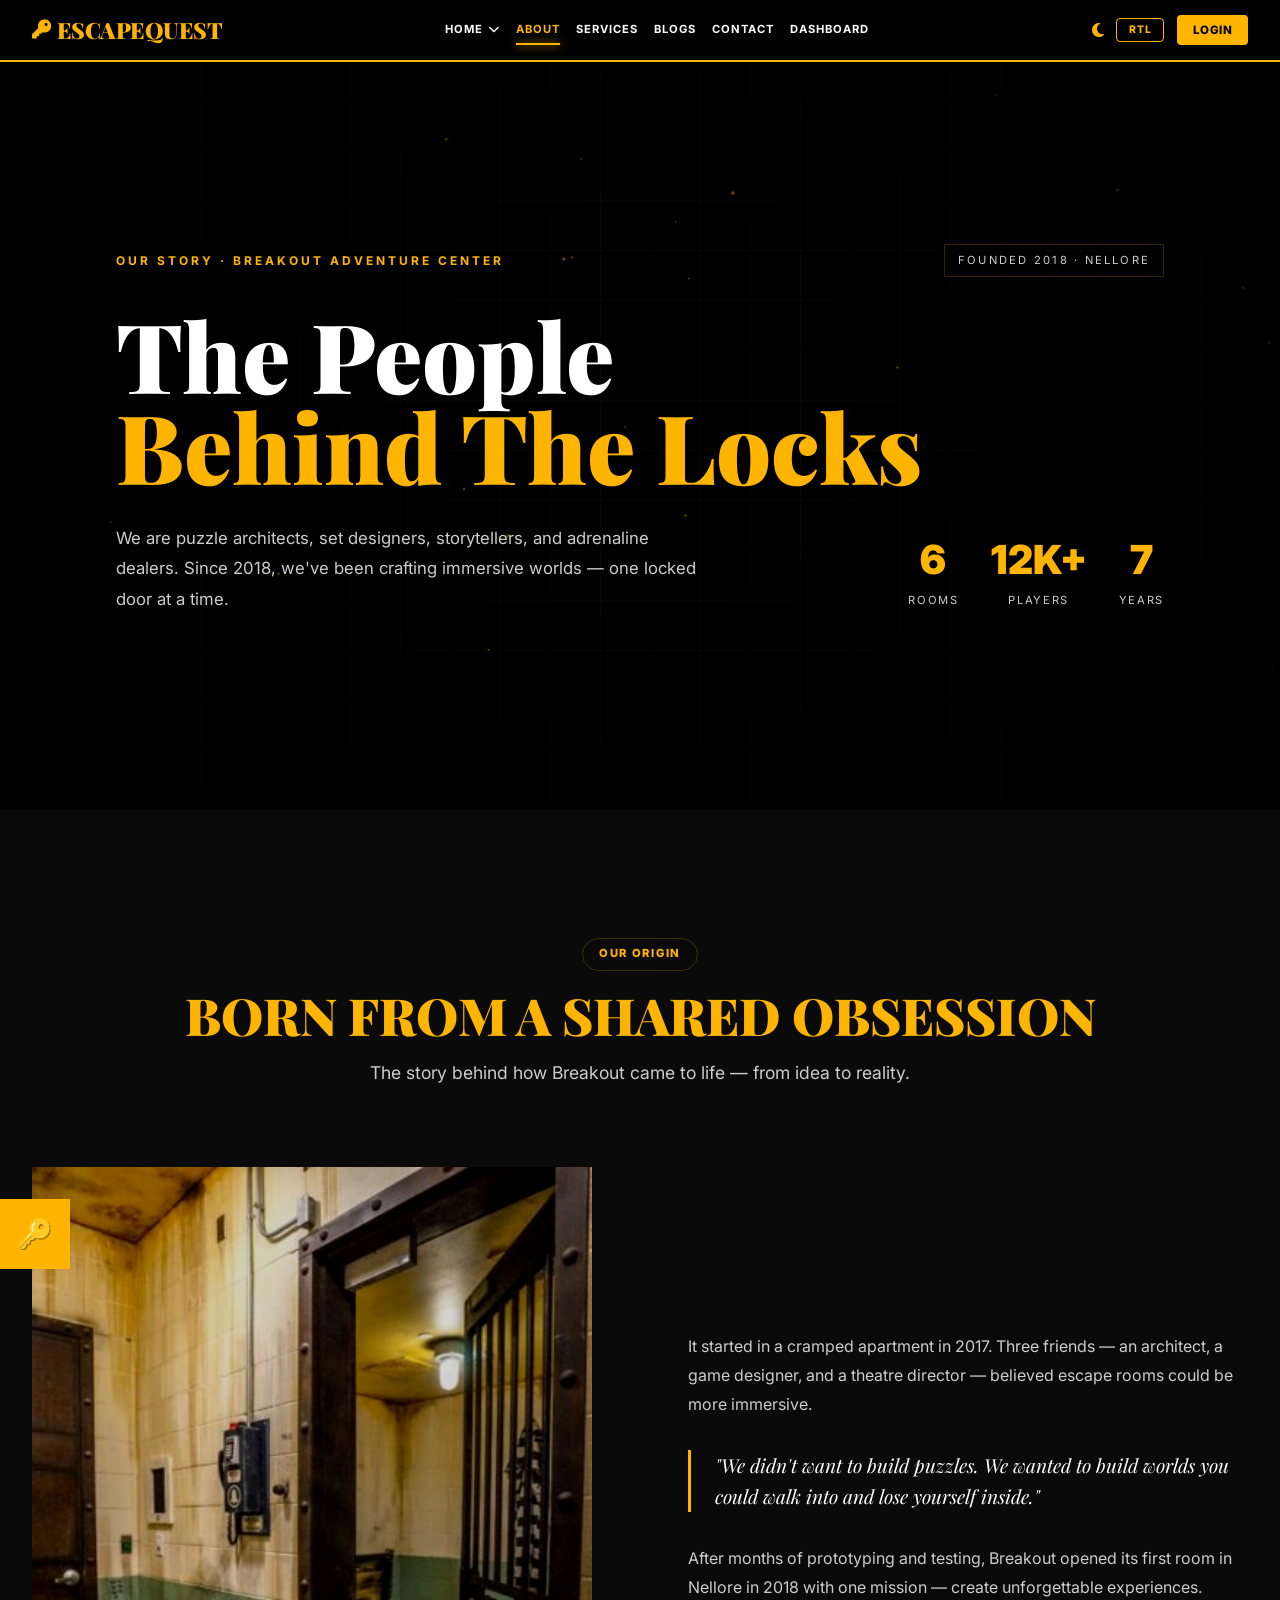
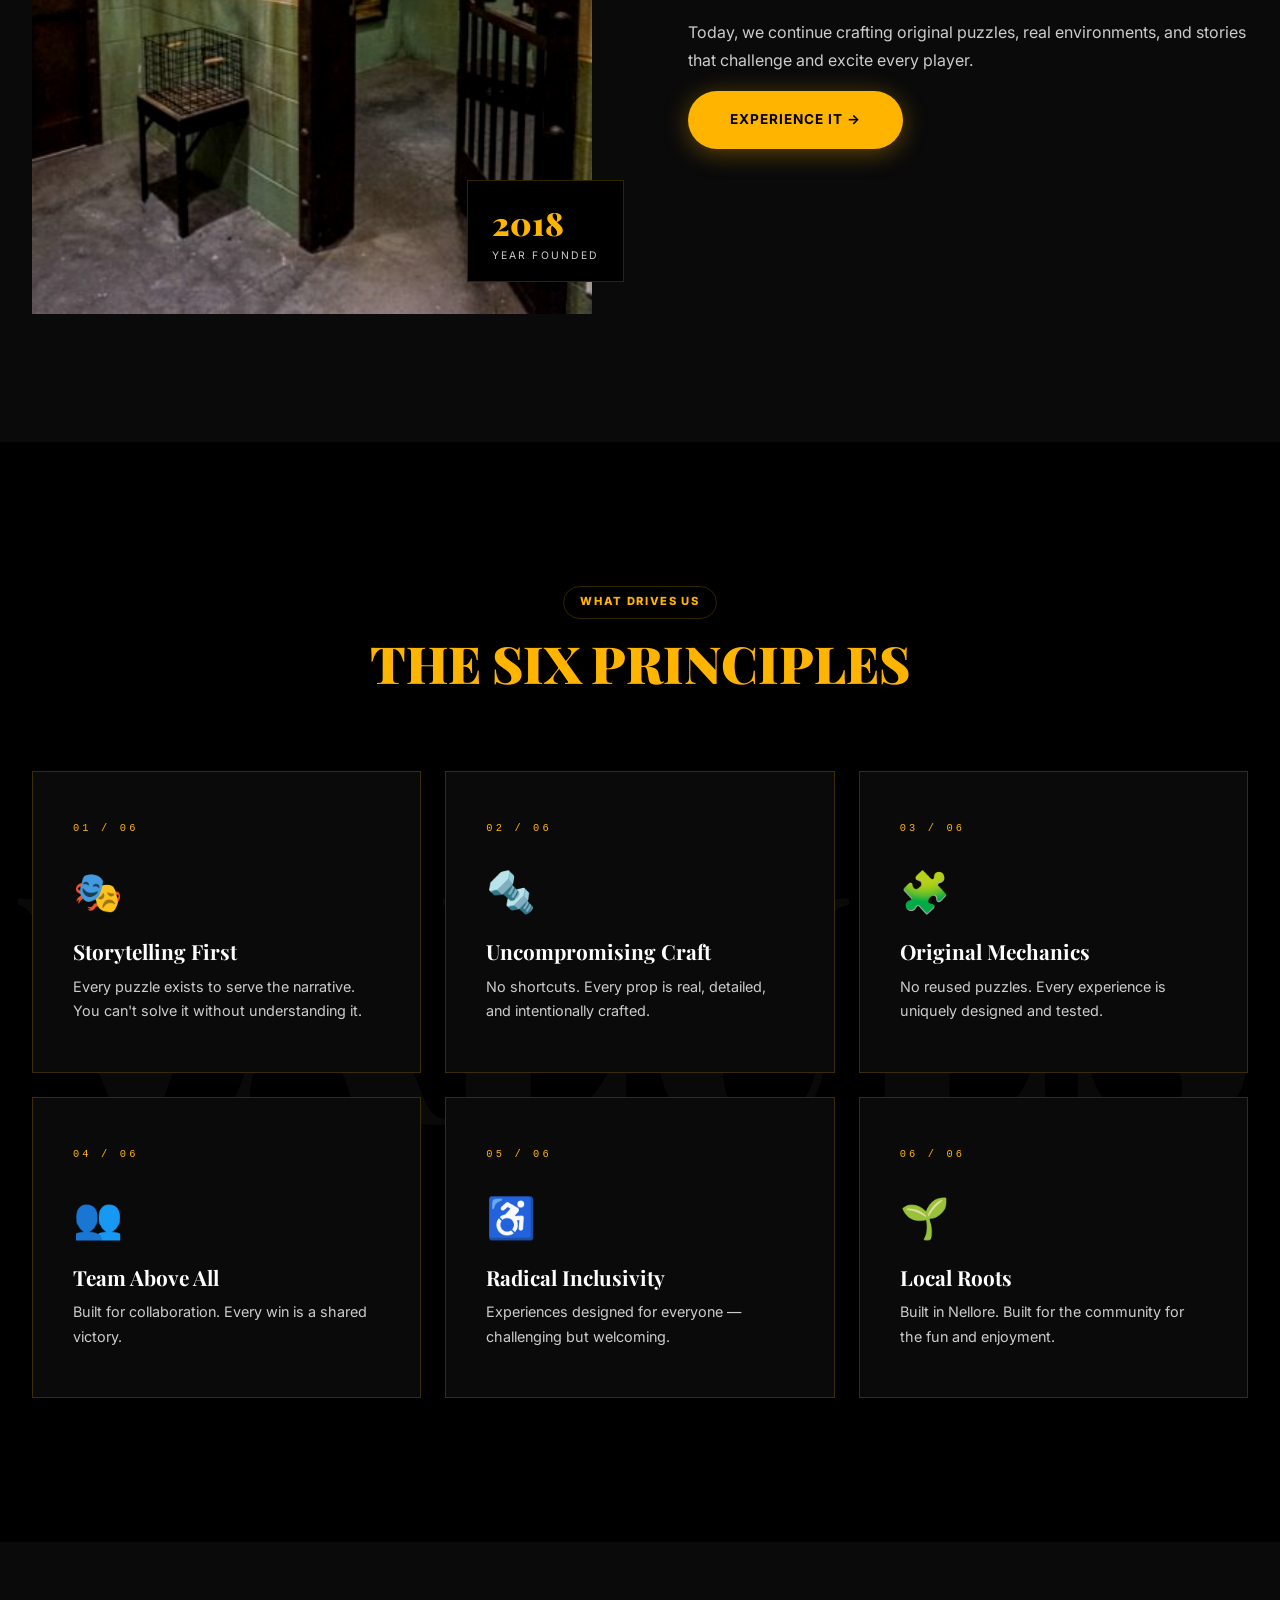
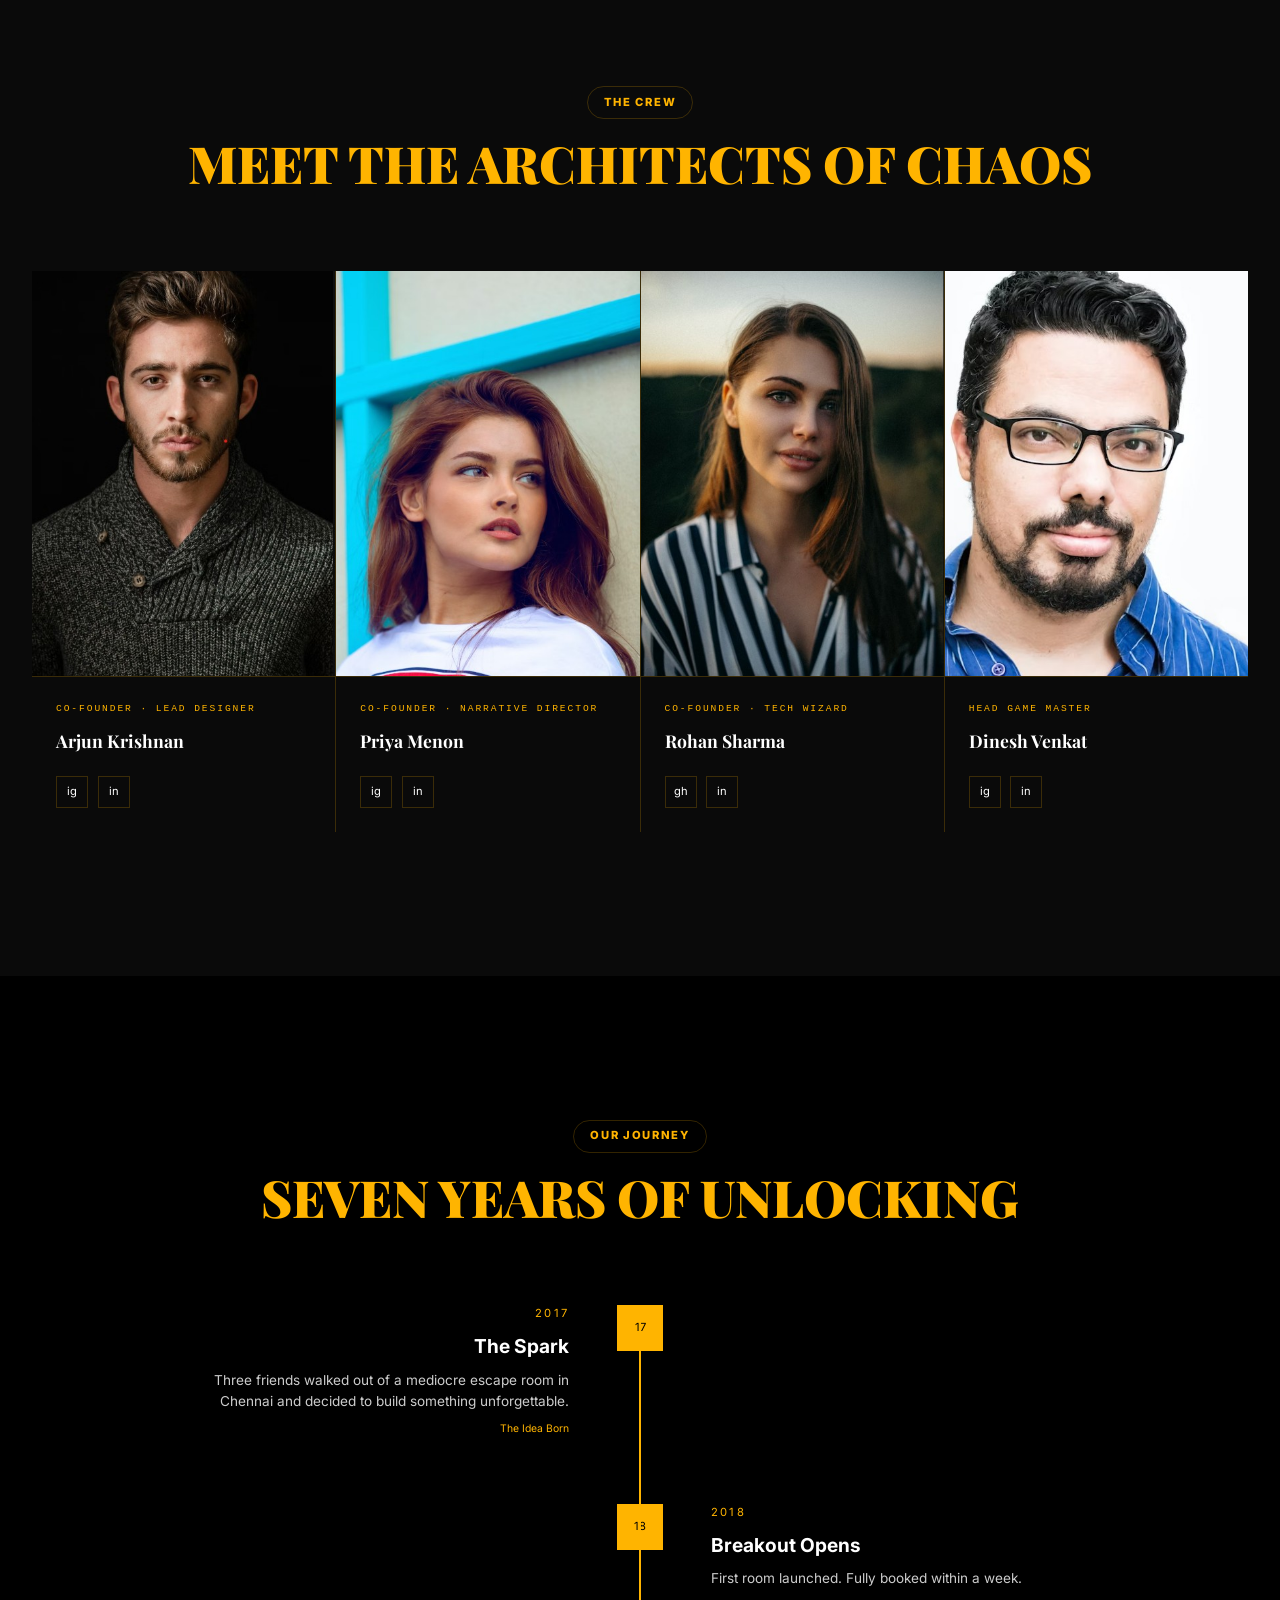
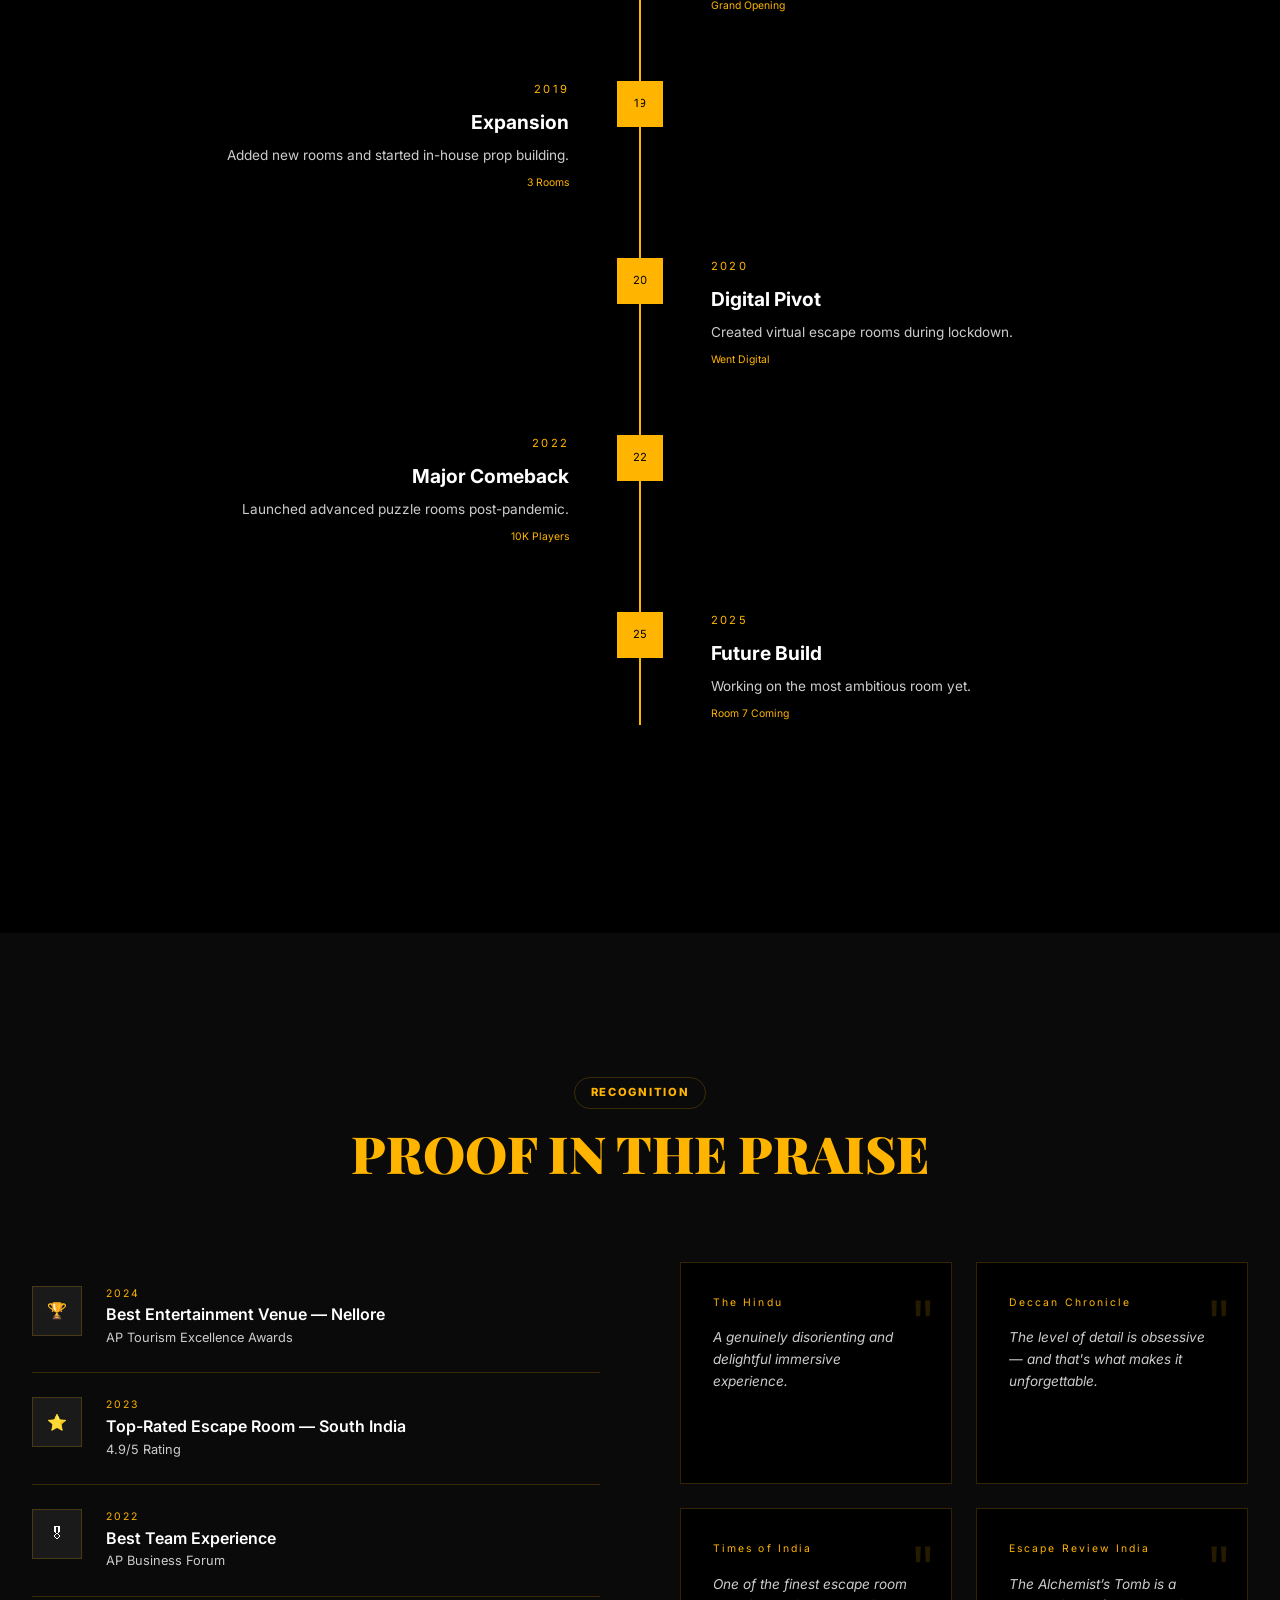
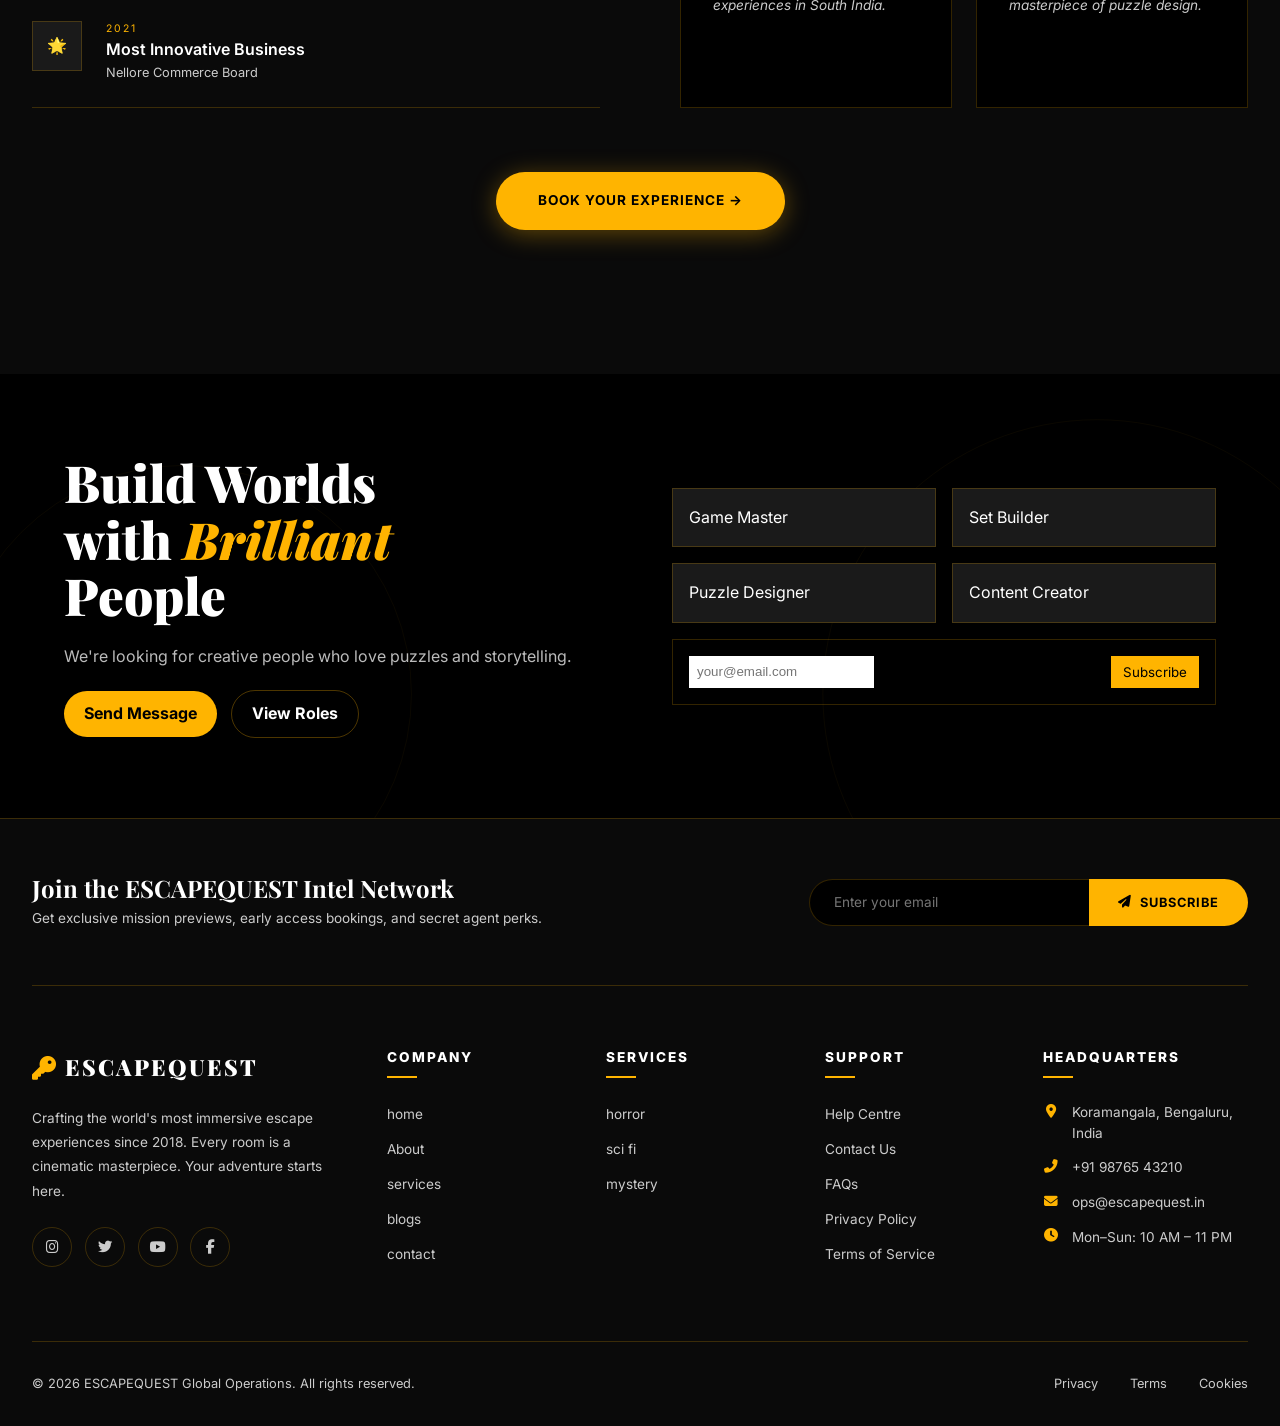
<file: about.html>
<!DOCTYPE html>
<html lang="en" data-theme="dark">
<head>
    <meta charset="UTF-8">
    <meta name="viewport" content="width=device-width, initial-scale=1.0">
    <title>ESCAPEQUEST | Unlock the Mystery. Conquer the Challenge.</title>
    <meta name="description" content="India's #1 premium immersive escape room experience. Book rooms, track stats, compete on leaderboards, and relive your victories.">

    
    <link rel="preconnect" href="https://fonts.googleapis.com">
    <link rel="preconnect" href="https://fonts.gstatic.com" crossorigin>
    <link href="https://fonts.googleapis.com/css2?family=Inter:wght@300;400;600;800&family=Playfair+Display:wght@700;900&display=swap" rel="stylesheet">

    
    <link rel="stylesheet" href="https://cdnjs.cloudflare.com/ajax/libs/font-awesome/6.4.0/css/all.min.css">
    <link rel="icon" type="image/png" href="images/favicon.png">

    <link rel="stylesheet" href="css/global.css">
    <link rel="stylesheet" href="css/navbar.css">
    <link rel="stylesheet" href="css/footer.css">
    <link rel="stylesheet" href="css/about.css">
</head>
<body>
    <nav id="navbar" class="navbar"></nav>
<section class="about-hero">

  
  <div class="hero-bg">
    <canvas id="heroBg"></canvas>

    <div class="hero-grid"></div>
    <div class="hero-vignette"></div>
  </div>

  <div class="container">

    
    <div class="hero-top reveal">
      <div class="hero-eyebrow">
        Our Story · Breakout Adventure Center
      </div>

      <div class="hero-badge">
        Founded 2018 · Nellore
      </div>
    </div>

    
    <h1 class="about-hero-title reveal reveal-delay-1">
      The People <br>
      <span class="accent-word">Behind The Locks</span>
    </h1>

    
    <div class="hero-bottom reveal reveal-delay-2">

      <p class="hero-desc">
        We are puzzle architects, set designers, storytellers, and adrenaline dealers.
        Since 2018, we've been crafting immersive worlds — one locked door at a time.
      </p>

      <div class="hero-stats">
        <div class="hero-stat">
          <div class="hero-stat-num">6</div>
          <div class="hero-stat-label">Rooms</div>
        </div>

        <div class="hero-stat">
          <div class="hero-stat-num">12K+</div>
          <div class="hero-stat-label">Players</div>
        </div>

        <div class="hero-stat">
          <div class="hero-stat-num">7</div>
          <div class="hero-stat-label">Years</div>
        </div>
      </div>

    </div>

  </div>

</section>
<script>
    

const reveals = document.querySelectorAll(".reveal");

const observer = new IntersectionObserver((entries)=>{
    entries.forEach(entry=>{
        if(entry.isIntersecting){
            entry.target.classList.add("active");
        }
    });
},{
    threshold:0.2
});

reveals.forEach(el=>observer.observe(el));




const canvas = document.getElementById("heroBg");
const ctx = canvas.getContext("2d");

function resize(){
    canvas.width = window.innerWidth;
    canvas.height = window.innerHeight;
}
resize();
window.addEventListener("resize", resize);

let particles = Array.from({length:40}, () => ({
    x: Math.random()*canvas.width,
    y: Math.random()*canvas.height,
    r: Math.random()*2,
    d: Math.random()*0.5
}));

function draw(){
    ctx.clearRect(0,0,canvas.width,canvas.height);

    ctx.fillStyle = "rgba(255,180,0,0.4)";
    particles.forEach(p=>{
        ctx.beginPath();
        ctx.arc(p.x,p.y,p.r,0,Math.PI*2);
        ctx.fill();

        p.y += p.d;
        if(p.y > canvas.height){
            p.y = 0;
            p.x = Math.random()*canvas.width;
        }
    });

    requestAnimationFrame(draw);
}
draw();
</script>

<section class="section origin-section">

  <div class="container">

    
    <div class="section-header reveal">
      <div class="section-tag">Our Origin</div>

      <h2 class="section-title">
        Born From a Shared Obsession
      </h2>

      <p class="section-subtitle">
        The story behind how Breakout came to life — from idea to reality.
      </p>
    </div>

    <div class="origin-grid">

      
      <div class="origin-visual reveal-left">

        <div class="origin-float-accent">🔑</div>

        <div class="origin-frame">
          <div class="origin-frame-border"></div>

          
          <img src="../images/prisonbreak.jpg" 
               alt="Escape Room Origin"
               class="origin-image">
        </div>

        <div class="origin-float-tag">
          <div class="origin-float-tag-year">2018</div>
          <div class="origin-float-tag-lbl">Year Founded</div>
        </div>

      </div>

      
      <div class="origin-text reveal-right">

        <p class="origin-body">
          It started in a cramped apartment in 2017. Three friends — an architect, a game designer, and a theatre director — believed escape rooms could be more immersive.
        </p>

        <div class="origin-pull-quote">
          <p>
            "We didn't want to build puzzles. We wanted to build worlds you could walk into and lose yourself inside."
          </p>
        </div>

        <p class="origin-body">
          After months of prototyping and testing, Breakout opened its first room in Nellore in 2018 with one mission — create unforgettable experiences.
        </p>

        <p class="origin-body">
          Today, we continue crafting original puzzles, real environments, and stories that challenge and excite every player.
        </p>

        <a href="#booking" class="btn-primary">
          Experience It →
        </a>

      </div>

    </div>

  </div>
</section>
<script>
const elements = document.querySelectorAll(".reveal, .reveal-left, .reveal-right");

const obsever = new IntersectionObserver(entries => {
  entries.forEach(entry => {
    if(entry.isIntersecting){
      entry.target.classList.add("active");
    }
  });
}, { threshold: 0.2 });

elements.forEach(el => obsever.observe(el));
</script>
<section class="section values-section">
  <div class="values-bg-word" aria-hidden="true">VALUES</div>

  <div class="container">

    
    <div class="section-header reveal">
      <div class="section-tag">What Drives Us</div>
      <h2 class="section-title">
        The Six Principles
      </h2>
    </div>

    
    <div class="values-grid">

      <div class="value-card reveal d1">
        <div class="value-num">01 / 06</div>
        <span class="value-icon">🎭</span>
        <h3 class="value-title">Storytelling First</h3>
        <p class="value-desc">
          Every puzzle exists to serve the narrative. You can't solve it without understanding it.
        </p>
      </div>

      <div class="value-card reveal d2">
        <div class="value-num">02 / 06</div>
        <span class="value-icon">🔩</span>
        <h3 class="value-title">Uncompromising Craft</h3>
        <p class="value-desc">
          No shortcuts. Every prop is real, detailed, and intentionally crafted.
        </p>
      </div>

      <div class="value-card reveal d3">
        <div class="value-num">03 / 06</div>
        <span class="value-icon">🧩</span>
        <h3 class="value-title">Original Mechanics</h3>
        <p class="value-desc">
          No reused puzzles. Every experience is uniquely designed and tested.
        </p>
      </div>

      <div class="value-card reveal d1">
        <div class="value-num">04 / 06</div>
        <span class="value-icon">👥</span>
        <h3 class="value-title">Team Above All</h3>
        <p class="value-desc">
          Built for collaboration. Every win is a shared victory.
        </p>
      </div>

      <div class="value-card reveal d2">
        <div class="value-num">05 / 06</div>
        <span class="value-icon">♿</span>
        <h3 class="value-title">Radical Inclusivity</h3>
        <p class="value-desc">
          Experiences designed for everyone — challenging but welcoming.
        </p>
      </div>

      <div class="value-card reveal d3">
        <div class="value-num">06 / 06</div>
        <span class="value-icon">🌱</span>
        <h3 class="value-title">Local Roots</h3>
        <p class="value-desc">
          Built in Nellore. Built for the community for the fun and enjoyment.
        </p>
      </div>

    </div>

  </div>
</section>
<script>
    const reeals = document.querySelectorAll(".reveal");

const obserer = new IntersectionObserver((entries) => {
  entries.forEach(entry => {
    if (entry.isIntersecting) {
      entry.target.classList.add("active");
    }
  });
}, { threshold: 0.15 });

reeals.forEach(el => obserer.observe(el));
</script>

<section class="section team-section">
  <div class="container">

    

      <div class="section-header reveal">
      <div class="section-tag">The Crew</div>
      <h2 class="section-title">
         Meet the Architects of Chaos
      </h2>
    </div>


    
    <div class="team-grid">

      
      <div class="team-card reveal d1">
        <div class="team-portrait">
          <img src="../images/team3.jpg" alt="Arjun Krishnan">
          <div class="team-portrait-overlay"></div>
        </div>

        <div class="team-info">
          <div class="team-role">Co-Founder · Lead Designer</div>
          <div class="team-name">Arjun Krishnan</div>
          <div class="team-bio">
            Architect turned puzzle designer crafting spatial logic and immersive layouts.
          </div>
          <div class="team-social">
            <a href="#">ig</a>
            <a href="#">in</a>
          </div>
        </div>
      </div>

      
      <div class="team-card reveal d2">
        <div class="team-portrait">
          <img src="../images/team4.jpg" alt="Priya Menon">
          <div class="team-portrait-overlay"></div>
        </div>

        <div class="team-info">
          <div class="team-role">Co-Founder · Narrative Director</div>
          <div class="team-name">Priya Menon</div>
          <div class="team-bio">
            Theatre storyteller shaping every room’s narrative and emotional arc.
          </div>
          <div class="team-social">
            <a href="#">ig</a>
            <a href="#">in</a>
          </div>
        </div>
      </div>

      
      <div class="team-card reveal d3">
        <div class="team-portrait">
          <img src="../images/teams1.jpg" alt="Rohan Sharma">
          <div class="team-portrait-overlay"></div>
        </div>

        <div class="team-info">
          <div class="team-role">Co-Founder · Tech Wizard</div>
          <div class="team-name">Rohan Sharma</div>
          <div class="team-bio">
            Builds hidden mechanisms, electronics, and interactive systems.
          </div>
          <div class="team-social">
            <a href="#">gh</a>
            <a href="#">in</a>
          </div>
        </div>
      </div>

      
      <div class="team-card reveal d4">
        <div class="team-portrait">
          <img src="../images/teams2.jpg" alt="Divya Venkat">
          <div class="team-portrait-overlay"></div>
        </div>

        <div class="team-info">
          <div class="team-role">Head Game Master</div>
          <div class="team-name">Dinesh Venkat</div>
          <div class="team-bio">
            Leads gameplay experience, hint systems, and player journey.
          </div>
          <div class="team-social">
            <a href="#">ig</a>
            <a href="#">in</a>
          </div>
        </div>
      </div>

    </div>
  </div>
</section>
<script>
    const rveals = document.querySelectorAll(".reveal, .reveal-left, .reveal-right");

const observr = new IntersectionObserver(entries => {
  entries.forEach(entry => {
    if (entry.isIntersecting) {
      entry.target.classList.add("active");
    }
  });
}, { threshold: 0.15 });

rveals.forEach(el => observr.observe(el));
</script>
<section class="section timeline-section">
  <div class="container">

    
    <div class="section-header reveal">
      <div class="section-tag">Our Journey</div>
      <h2 class="section-title">
        Seven Years of Unlocking
      </h2>
    </div>

    <div class="timeline-wrapper">

      <div class="timeline-axis" id="timelineAxis">
        <div class="timeline-axis-fill"></div>
      </div>

      
      <div class="timeline-item reveal">
        <div class="timeline-content-left">
          <div class="timeline-year">2017</div>
          <div class="timeline-title">The Spark</div>
          <p class="timeline-desc">Three friends walked out of a mediocre escape room in Chennai and decided to build something unforgettable.</p>
          <span class="timeline-milestone">The Idea Born</span>
        </div>
        <div class="timeline-node">17</div>
        <div></div>
      </div>

      <div class="timeline-item reveal d1">
        <div></div>
        <div class="timeline-node">18</div>
        <div class="timeline-content-right">
          <div class="timeline-year">2018</div>
          <div class="timeline-title">Breakout Opens</div>
          <p class="timeline-desc">First room launched. Fully booked within a week.</p>
          <span class="timeline-milestone">Grand Opening</span>
        </div>
      </div>

      <div class="timeline-item reveal d1">
        <div class="timeline-content-left">
          <div class="timeline-year">2019</div>
          <div class="timeline-title">Expansion</div>
          <p class="timeline-desc">Added new rooms and started in-house prop building.</p>
          <span class="timeline-milestone">3 Rooms</span>
        </div>
        <div class="timeline-node">19</div>
        <div></div>
      </div>

      <div class="timeline-item reveal d1">
        <div></div>
        <div class="timeline-node">20</div>
        <div class="timeline-content-right">
          <div class="timeline-year">2020</div>
          <div class="timeline-title">Digital Pivot</div>
          <p class="timeline-desc">Created virtual escape rooms during lockdown.</p>
          <span class="timeline-milestone">Went Digital</span>
        </div>
      </div>

      <div class="timeline-item reveal d1">
        <div class="timeline-content-left">
          <div class="timeline-year">2022</div>
          <div class="timeline-title">Major Comeback</div>
          <p class="timeline-desc">Launched advanced puzzle rooms post-pandemic.</p>
          <span class="timeline-milestone">10K Players</span>
        </div>
        <div class="timeline-node">22</div>
        <div></div>
      </div>

      <div class="timeline-item reveal d1">
        <div></div>
        <div class="timeline-node">25</div>
        <div class="timeline-content-right">
          <div class="timeline-year">2025</div>
          <div class="timeline-title">Future Build</div>
          <p class="timeline-desc">Working on the most ambitious room yet.</p>
          <span class="timeline-milestone">Room 7 Coming</span>
        </div>
      </div>

    </div>
  </div>
</section>
<script>
    

const reveal = document.querySelectorAll(".reveal");
const timelineItems = document.querySelectorAll(".timeline-item");
const axis = document.getElementById("timelineAxis");

function animateTimeline() {
  const trigger = window.innerHeight * 0.85;

  reveal.forEach(el => {
    const top = el.getBoundingClientRect().top;
    if (top < trigger) el.classList.add("active");
  });

  timelineItems.forEach(item => {
    const top = item.getBoundingClientRect().top;
    if (top < trigger) item.classList.add("active");
  });

  const axisTop = axis.getBoundingClientRect().top;
  if (axisTop < trigger) axis.classList.add("active");
}

window.addEventListener("scroll", animateTimeline);
window.addEventListener("load", animateTimeline);
</script>
<section class="section recognition-section">
  <div class="container">

    
    <div class="section-header reveal">
      <div class="section-tag">Recognition</div>
      <h2 class="section-title">
        Proof in the Praise
      </h2>
    </div>

    <div class="recognition-split">

      
      <div class="awards-list reveal-left">

        <div class="award-item">
          <div class="award-icon">🏆</div>
          <div>
            <div class="award-year">2024</div>
            <div class="award-title">Best Entertainment Venue — Nellore</div>
            <div class="award-org">AP Tourism Excellence Awards</div>
          </div>
        </div>

        <div class="award-item">
          <div class="award-icon">⭐</div>
          <div>
            <div class="award-year">2023</div>
            <div class="award-title">Top-Rated Escape Room — South India</div>
            <div class="award-org">4.9/5 Rating</div>
          </div>
        </div>

        <div class="award-item">
          <div class="award-icon">🎖</div>
          <div>
            <div class="award-year">2022</div>
            <div class="award-title">Best Team Experience</div>
            <div class="award-org">AP Business Forum</div>
          </div>
        </div>

        <div class="award-item">
          <div class="award-icon">🌟</div>
          <div>
            <div class="award-year">2021</div>
            <div class="award-title">Most Innovative Business</div>
            <div class="award-org">Nellore Commerce Board</div>
          </div>
        </div>

      </div>

      
      <div class="press-grid reveal-right">

        <div class="press-card">
          <div class="press-logo">The Hindu</div>
          <p class="press-quote">
            A genuinely disorienting and delightful immersive experience.
          </p>
        </div>

        <div class="press-card">
          <div class="press-logo">Deccan Chronicle</div>
          <p class="press-quote">
            The level of detail is obsessive — and that's what makes it unforgettable.
          </p>
        </div>

        <div class="press-card">
          <div class="press-logo">Times of India</div>
          <p class="press-quote">
            One of the finest escape room experiences in South India.
          </p>
        </div>

        <div class="press-card">
          <div class="press-logo">Escape Review India</div>
          <p class="press-quote">
            The Alchemist’s Tomb is a masterpiece of puzzle design.
          </p>
        </div>

      </div>

    </div>

    
    <div class="recognition-cta reveal">
      <a href="#booking" class="btn-primary">Book Your Experience →</a>
    </div>

  </div>
</section>
<script>
    const revealer = document.querySelectorAll(".reveal, .reveal-left, .reveal-right");

function revealOnScroll() {
  const trigger = window.innerHeight * 0.85;

  revealer.forEach(el => {
    const top = el.getBoundingClientRect().top;
    if (top < trigger) {
      el.classList.add("active");
    }
  });
}

window.addEventListener("scroll", revealOnScroll);
window.addEventListener("load", revealOnScroll);

</script>
<section class="join-section">

  
  <svg class="join-bg" viewBox="0 0 1400 700">
    <g stroke="rgba(255,180,0,0.05)" fill="none">
      <circle cx="1200" cy="350" r="300"/>
      <circle cx="200" cy="350" r="250"/>
    </g>
  </svg>

  <div class="join-container">
    <div class="join-content">

      
      <div class="join-reveal">
        <h2 class="join-heading">
          Build Worlds<br>with <em>Brilliant</em><br>People
        </h2>

        <p class="join-body">
          We're looking for creative people who love puzzles and storytelling.
        </p>

        <a href="#" class="join-btn join-btn-primary">Send Message</a>
        <a href="#" class="join-btn join-btn-ghost">View Roles</a>
      </div>

      
      <div class="join-reveal">
        <div class="join-grid">

          <div class="role-card">Game Master</div>
          <div class="role-card">Set Builder</div>
          <div class="role-card">Puzzle Designer</div>
          <div class="role-card">Content Creator</div>

          <div class="join-news">
            <input type="email" id="joinEmail" placeholder="your@email.com">
            <button id="joinBtn">Subscribe</button>
          </div>

        </div>
      </div>

    </div>
  </div>

</section>

<script>


const onbserver = new IntersectionObserver(entries=>{
  entries.forEach(e=>{
    if(e.isIntersecting) e.target.classList.add("active");
  });
},{threshold:0.2});

document.querySelectorAll(".join-reveal")
.forEach(el=>onbserver.observe(el));


document.getElementById("joinBtn").onclick=()=>{
  const val=document.getElementById("joinEmail").value;
  if(!val.includes("@")){
    alert("Enter valid email");
    return;
  }
  alert("Subscribed!");
};


document.body.ondblclick=()=>{
  const html=document.documentElement;
  html.setAttribute(
    "data-theme",
    html.getAttribute("data-theme")==="dark"?"light":"dark"
  );
};

</script>

     <footer id="footer" class="footer"></footer>
    <script src="js/components.js"></script>
    </body>
    </html>
</file>
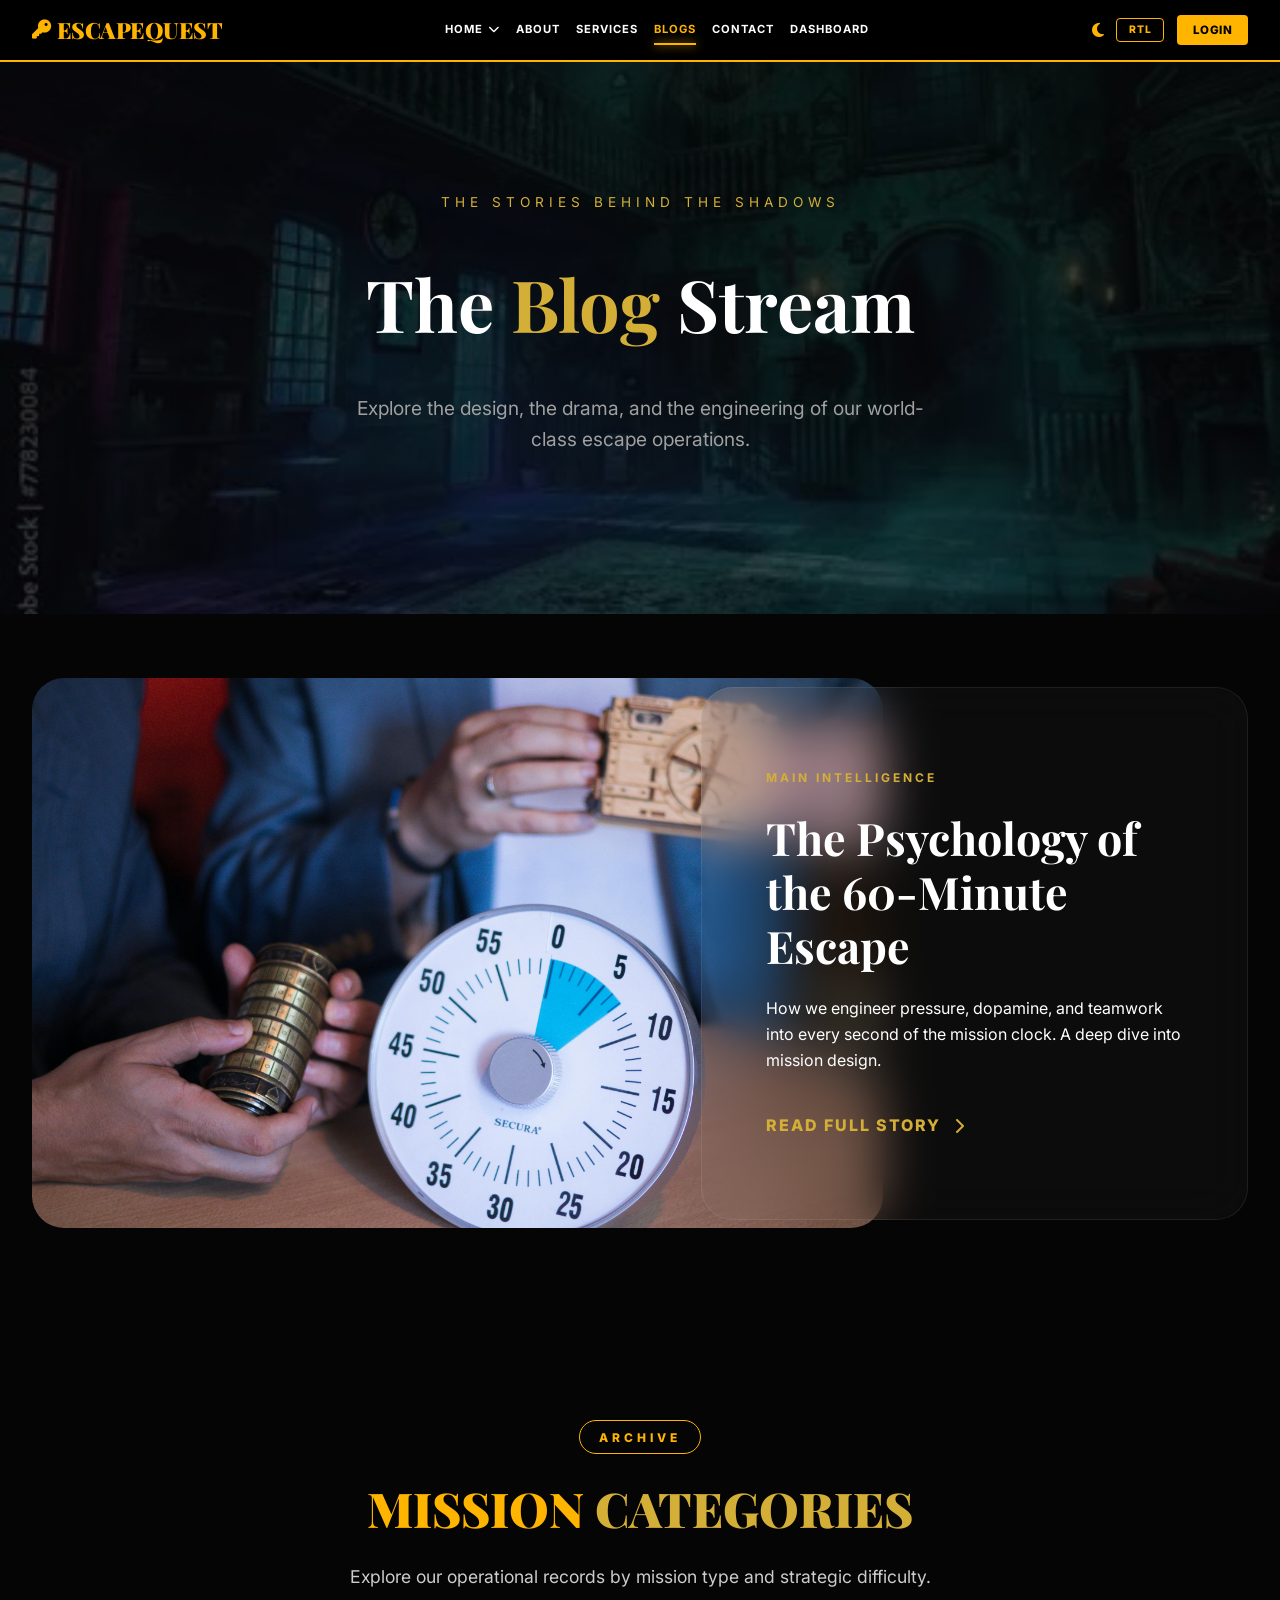
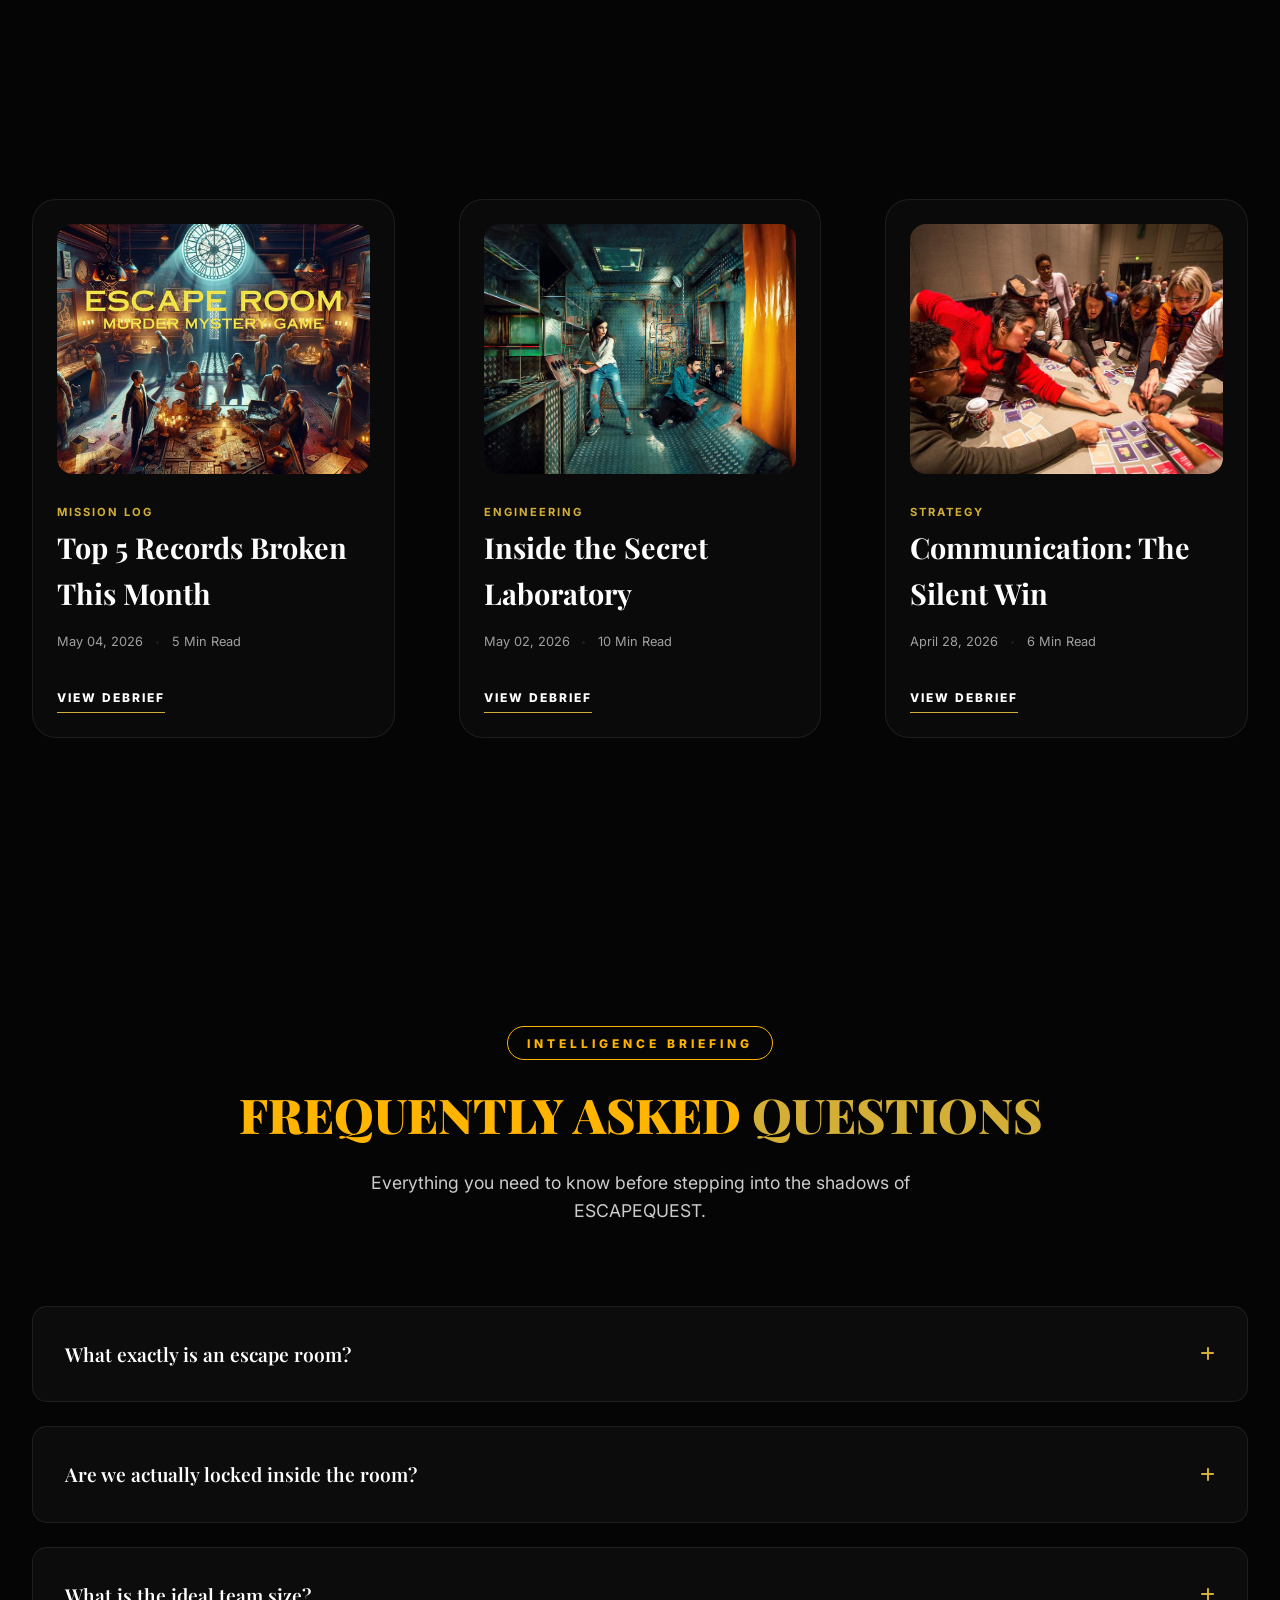
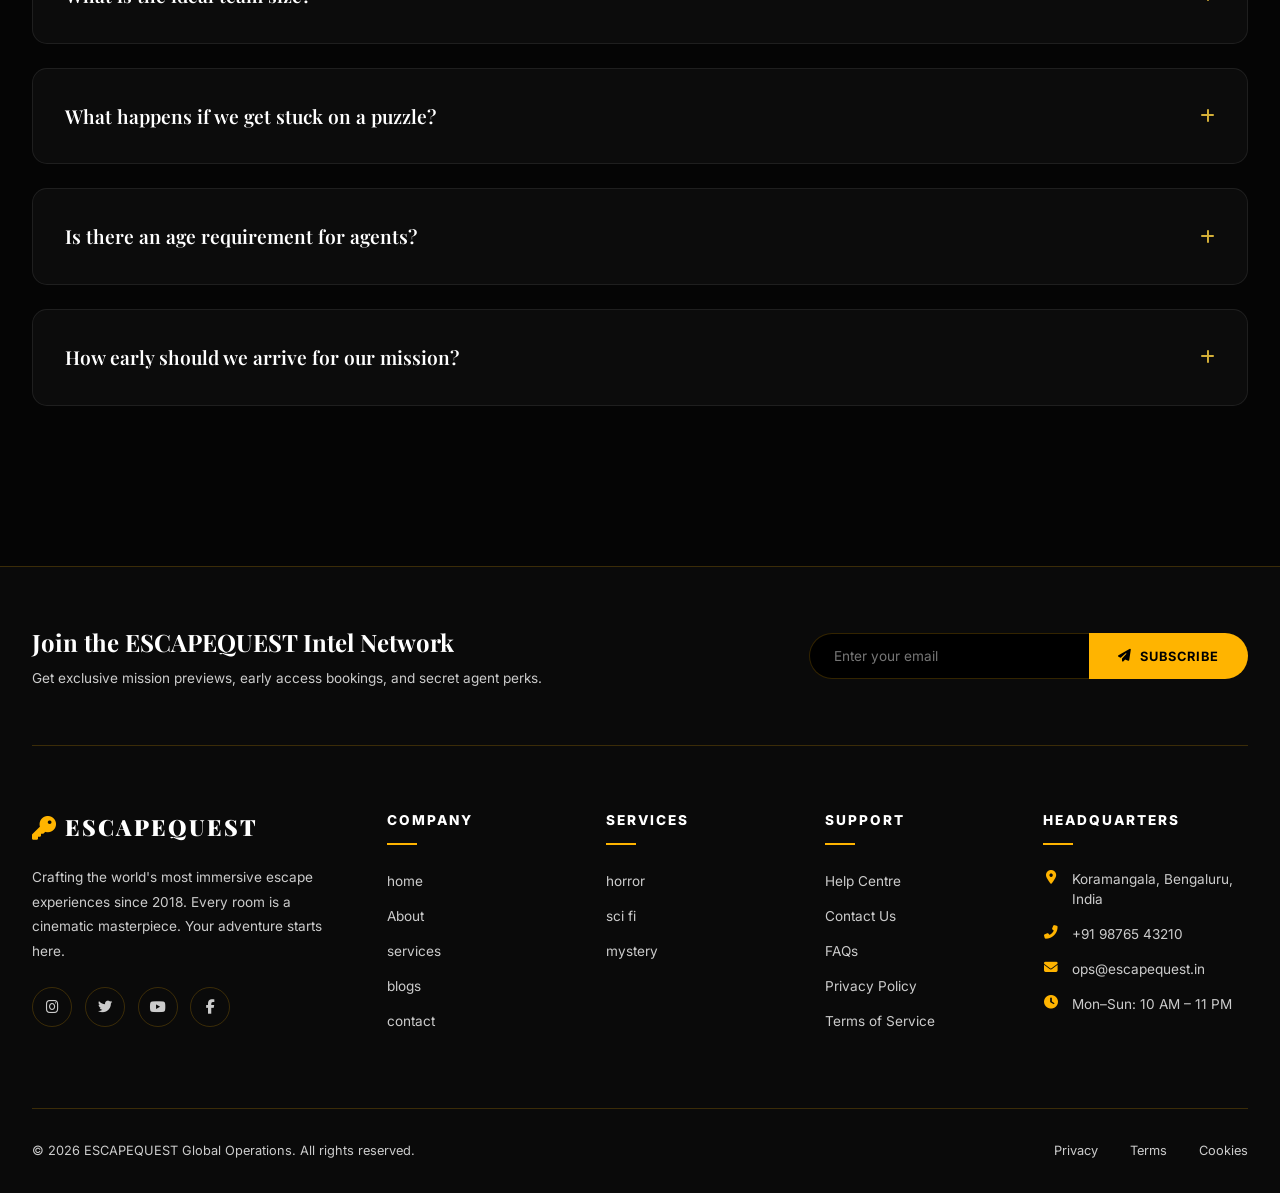
<file: blog.html>
<!DOCTYPE html>
<html lang="en" data-theme="dark">
<head>
    <meta charset="UTF-8">
    <meta name="viewport" content="width=device-width, initial-scale=1.0">
    <title>The Intel Stream | ESCAPEQUEST Premium</title>
    
    <!-- Google Fonts -->
    <link rel="preconnect" href="https://fonts.googleapis.com">
    <link rel="preconnect" href="https://fonts.gstatic.com" crossorigin>
    <link href="https://fonts.googleapis.com/css2?family=Inter:wght@300;400;600;700&family=Playfair+Display:wght@700;900&display=swap" rel="stylesheet">

    <!-- Font Awesome -->
    <link rel="stylesheet" href="https://cdnjs.cloudflare.com/ajax/libs/font-awesome/6.4.0/css/all.min.css">

    <link rel="icon" type="image/png" href="images/favicon.png">

    <!-- Styles -->
    <link rel="stylesheet" href="css/global.css">
    <link rel="stylesheet" href="css/navbar.css">
    <link rel="stylesheet" href="css/footer.css">
    <link rel="stylesheet" href="css/blog.css">
</head>
<body class="blog-minimalist">
    
    <!-- Navbar -->
    <nav id="navbar" class="navbar"></nav>

    <main>
        <!-- MINIMALIST HERO -->
        <section class="blog-hero-minimal reveal">
            <div class="container">
                <span class="hero-label">The Stories Behind the Shadows</span>
                <h1 class="display-serif">The <span class="accent">Blog</span> Stream</h1>
                <p class="hero-desc">Explore the design, the drama, and the engineering of our world-class escape operations.</p>
            </div>
        </section>

        <!-- FEATURED STORY: OVERLAPPING STYLE -->
        <section class="featured-story-minimal reveal-up">
            <div class="container">
                <div class="featured-story-wrap">
                    <div class="f-story-img">
                        <img src="images/adventure.jpg" alt="Featured Story">
                    </div>
                    <div class="f-story-content glass">
                        <span class="p-cat-minimal">Main Intelligence</span>
                        <h2>The Psychology of the 60-Minute Escape</h2>
                        <p>How we engineer pressure, dopamine, and teamwork into every second of the mission clock. A deep dive into mission design.</p>
                        <a href="blog-details.html#psychology" class="btn-link-gold">Read Full Story <i class="fas fa-chevron-right"></i></a>
                    </div>
                </div>
            </div>
        </section>


        <!-- CATEGORY HEADING -->
        <section class="section blog-categories reveal">
            <div class="container">
                <div class="section-header">
                    <span class="section-tag">Archive</span>
                    <h2 class="section-title">Mission <span class="accent">Categories</span></h2>
                    <p class="section-subtitle">Explore our operational records by mission type and strategic difficulty.</p>
                </div>
            </div>
        </section>

        <!-- BLOG GRID (Spacious 3-Column) -->
        <section class="blog-grid-minimal">
            <div class="container">
                <div class="grid-layout-minimal">
                    
                    <!-- Post 1 -->
                    <article class="post-card-minimal reveal">
                        <div class="p-img">
                            <img src="images/escape.jpg" alt="Mission Log">
                        </div>
                        <div class="p-info">
                            <span class="p-tag">Mission Log</span>
                            <h3>Top 5 Records Broken This Month</h3>
                            <div class="p-meta">
                                <span>May 04, 2026</span>
                                <span class="dot"></span>
                                <span>5 Min Read</span>
                            </div>
                            <a href="blog-details.html#records" class="btn-simple">View Debrief</a>
                        </div>
                    </article>

                    <!-- Post 2 -->
                    <article class="post-card-minimal reveal">
                        <div class="p-img">
                            <img src="images/laboratory.webp" alt="Engineering">
                        </div>
                        <div class="p-info">
                            <span class="p-tag">Engineering</span>
                            <h3>Inside the Secret Laboratory</h3>
                            <div class="p-meta">
                                <span>May 02, 2026</span>
                                <span class="dot"></span>
                                <span>10 Min Read</span>
                            </div>
                            <a href="blog-details.html#engineering" class="btn-simple">View Debrief</a>
                        </div>
                    </article>

                    <!-- Post 3 -->
                    <article class="post-card-minimal reveal">
                        <div class="p-img">
                            <img src="images/communication.jpg" alt="Strategy">
                        </div>
                        <div class="p-info">
                            <span class="p-tag">Strategy</span>
                            <h3>Communication: The Silent Win</h3>
                            <div class="p-meta">
                                <span>April 28, 2026</span>
                                <span class="dot"></span>
                                <span>6 Min Read</span>
                            </div>
                            <a href="blog-details.html#communication" class="btn-simple">View Debrief</a>
                        </div>
                    </article>

                </div>
            </div>
        </section>

        <!-- FAQ SECTION -->
        <section class="section faq-minimal reveal">
            <div class="container">
                <div class="section-header">
                    <span class="section-tag">Intelligence Briefing</span>
                    <h2 class="section-title">Frequently Asked <span class="accent">Questions</span></h2>
                    <p class="section-subtitle">Everything you need to know before stepping into the shadows of ESCAPEQUEST.</p>
                </div>

                <div class="faq-grid-minimal">
                    <!-- FAQ Item 1 -->
                    <div class="faq-item-minimal">
                        <div class="faq-question">
                            <h3>What exactly is an escape room?</h3>
                            <i class="fas fa-plus"></i>
                        </div>
                        <div class="faq-answer">
                            <p>An escape room is a physical adventure game where players solve a series of puzzles and riddles using clues, hints, and strategy to complete the objective—usually "escaping" from the room—within a set time limit.</p>
                        </div>
                    </div>

                    <!-- FAQ Item 2 -->
                    <div class="faq-item-minimal">
                        <div class="faq-question">
                            <h3>Are we actually locked inside the room?</h3>
                            <i class="fas fa-plus"></i>
                        </div>
                        <div class="faq-answer">
                            <p>For safety reasons, you are never truly "locked" in. While the door remains closed to maintain immersion, every room is equipped with an emergency exit button that allows you to leave at any moment if necessary.</p>
                        </div>
                    </div>

                    <!-- FAQ Item 3 -->
                    <div class="faq-item-minimal">
                        <div class="faq-question">
                            <h3>What is the ideal team size?</h3>
                            <i class="fas fa-plus"></i>
                        </div>
                        <div class="faq-answer">
                            <p>Our rooms are optimized for squads of 2 to 6 agents. This ensures everyone has a role to play and the physical space remains comfortable for high-intensity coordination.</p>
                        </div>
                    </div>

                    <!-- FAQ Item 4 -->
                    <div class="faq-item-minimal">
                        <div class="faq-question">
                            <h3>What happens if we get stuck on a puzzle?</h3>
                            <i class="fas fa-plus"></i>
                        </div>
                        <div class="faq-answer">
                            <p>Every squad is assigned a dedicated Game Master who monitors your progress via the Intel Terminal. You can request tactical hints at any time if your momentum stalls.</p>
                        </div>
                    </div>

                    <!-- FAQ Item 5 -->
                    <div class="faq-item-minimal">
                        <div class="faq-question">
                            <h3>Is there an age requirement for agents?</h3>
                            <i class="fas fa-plus"></i>
                        </div>
                        <div class="faq-answer">
                            <p>Agents under 14 must be accompanied by an adult. Some mission nodes feature high-intensity themes (horror or psychological thrillers) that are recommended for ages 16 and up.</p>
                        </div>
                    </div>

                    <!-- FAQ Item 6 -->
                    <div class="faq-item-minimal">
                        <div class="faq-question">
                            <h3>How early should we arrive for our mission?</h3>
                            <i class="fas fa-plus"></i>
                        </div>
                        <div class="faq-answer">
                            <p>We recommend arriving at least 15 minutes prior to your scheduled extraction time. This allows for your tactical briefing and equipment check before the clock starts.</p>
                        </div>
                    </div>
                </div>
            </div>
        </section>

    </main>

    <!-- Footer -->
    <footer id="footer" class="footer"></footer>

    <!-- Scripts -->
    <script src="js/particles.js"></script>
    <script src="js/components.js"></script>
    <script src="js/blog-data.js"></script>
    <script src="js/blog.js"></script>
</body>
</html>
</file>
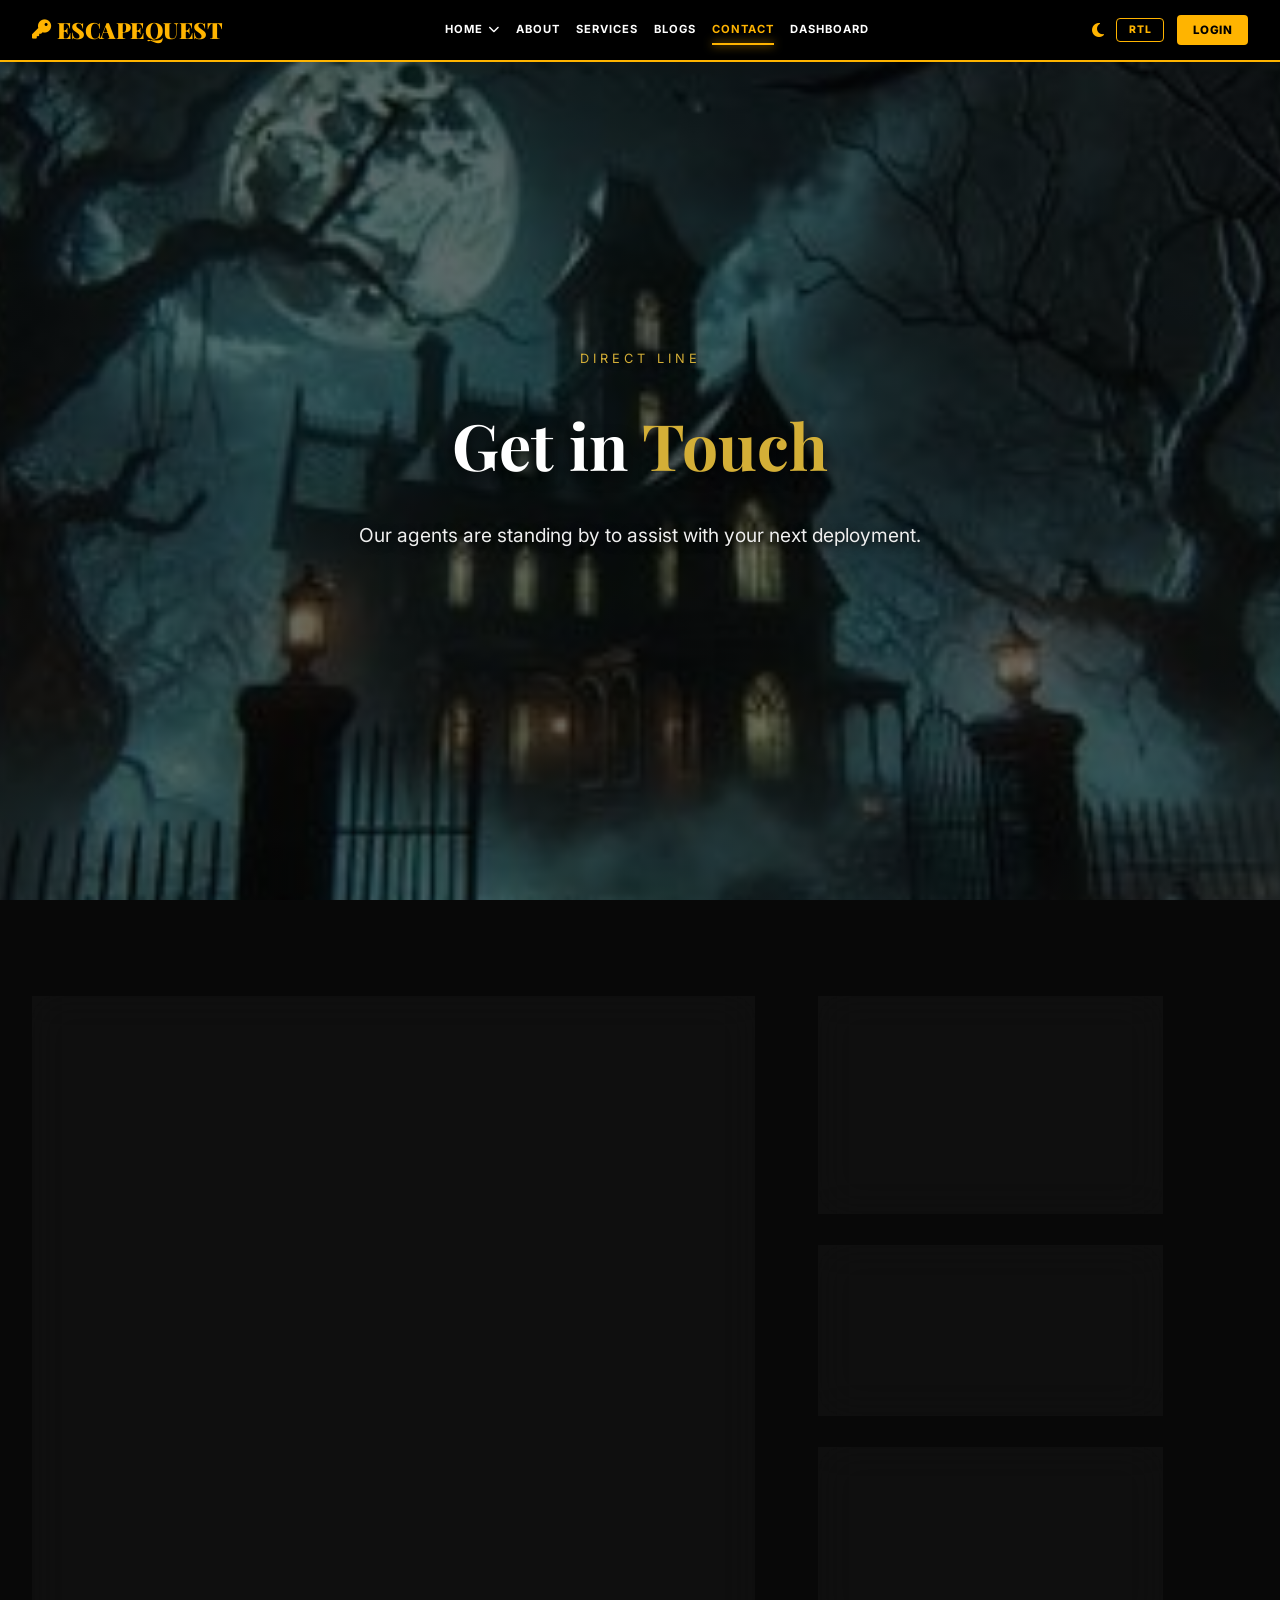
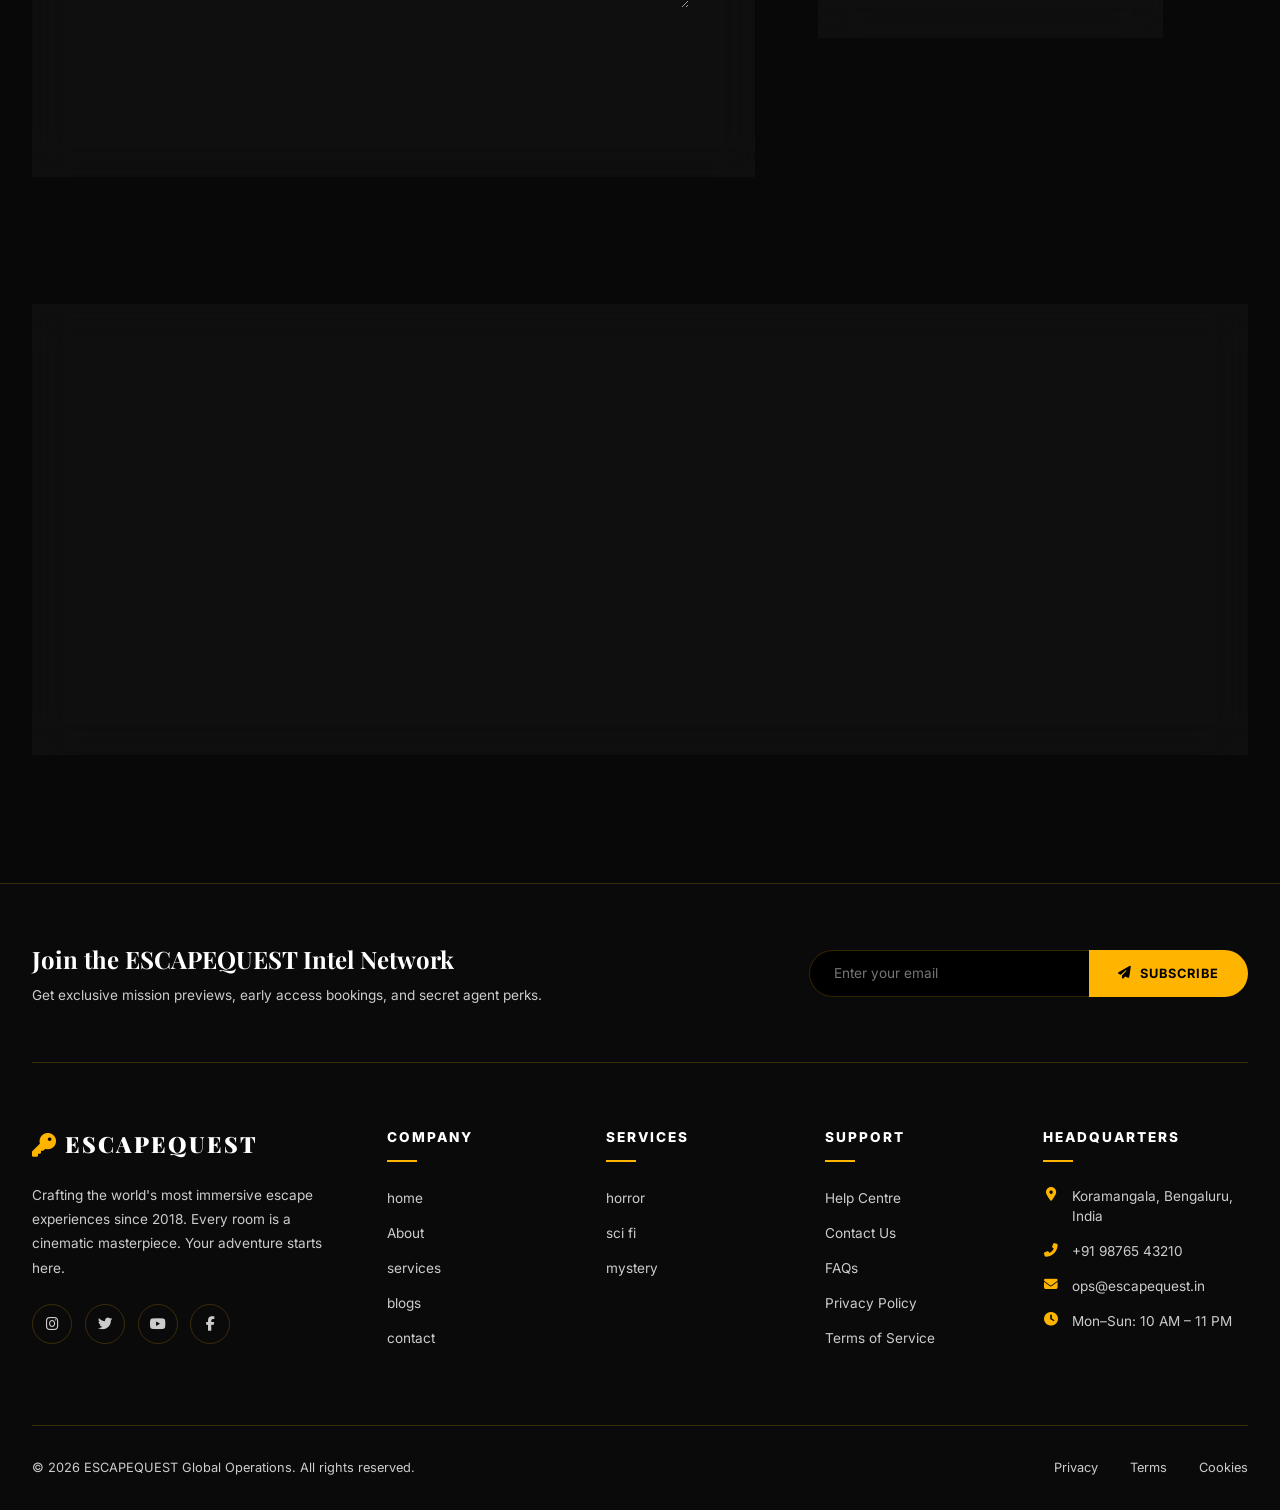
<file: contactus.html>
<!DOCTYPE html>
<html lang="en" data-theme="dark">
<head>
    <meta charset="UTF-8">
    <meta name="viewport" content="width=device-width, initial-scale=1.0">
    <title>Contact HQ | ESCAPEQUEST</title>
    <meta name="description" content="Initiate contact with ESCAPEQUEST Global HQ for mission inquiries and support.">

    <!-- Google Fonts -->
    <link rel="preconnect" href="https://fonts.googleapis.com">
    <link rel="preconnect" href="https://fonts.gstatic.com" crossorigin>
    <link href="https://fonts.googleapis.com/css2?family=Inter:wght@300;400;600;800&family=Playfair+Display:wght@700;900&display=swap" rel="stylesheet">

    <!-- Font Awesome -->
    <link rel="stylesheet" href="https://cdnjs.cloudflare.com/ajax/libs/font-awesome/6.4.0/css/all.min.css">

    <link rel="icon" type="image/png" href="images/favicon.png">

    <!-- Styles -->
    <link rel="stylesheet" href="css/global.css">
    <link rel="stylesheet" href="css/navbar.css">
    <link rel="stylesheet" href="css/footer.css">
    <link rel="stylesheet" href="css/contactus.css">
</head>
<body>
   
    <nav id="navbar" class="navbar"></nav>

    <main class="contact-page">
        <!-- Hero Section -->
        <section class="contact-hero reveal">
            <div class="hero-bg-overlay"></div>
            <div class="container hero-content">
                <span class="hero-tag">Direct Line</span>
                <h1 class="hero-title">Get in <span class="accent-title">Touch</span></h1>
                <p class="hero-subtitle">Our agents are standing by to assist with your next deployment.</p>
            </div>
        </section>

        <!-- Contact Section -->
        <section class="contact-section">
            <div class="container">
                <div class="contact-grid">
                    <!-- Transmission Form -->
                    <div class="transmission-box glass reveal">
                        <div class="box-header">
                            <h2>Outgoing </h2>
                            <p>Send a secure message </p>
                        </div>
                        <form id="contact-form" class="transmission-form">
                            <div class="input-row">
                                <div class="form-group">
                                    <label>Your Full Name</label>
                                    <input type="text" placeholder="Enter your full name" required>
                                </div>
                                <div class="form-group">
                                    <label>Return Channel</label>
                                    <input type="email" placeholder="agent@escapequest.com" required>
                                </div>
                            </div>
                            <div class="form-group">
                                <label>Mission Node</label>
                                <select>
                                    <option>General Inquiry</option>
                                    <option>Mission Support</option>
                                    <option>Corporate Deployment</option>
                                    <option>Feedback Archive</option>
                                </select>
                            </div>
                            <div class="form-group">
                                <label>Intelligence Data</label>
                                <textarea rows="5" placeholder="Enter your transmission data here..."></textarea>
                            </div>
                            <button type="submit" class="btn-primary-minimal">Send Message</button>
                        </form>
                    </div>

                    <!-- HQ Coordinates -->
                    <div class="coordinates-box reveal">
                        <div class="coord-item glass">
                            <div class="coord-icon"><i class="fas fa-map-marker-alt"></i></div>
                            <div class="coord-info">
                                <h3>Global </h3>
                                <p>123 Elite Plaza, 5th Floor<br>Koramangala, Bangalore</p>
                            </div>
                        </div>
                        <div class="coord-item glass">
                            <div class="coord-icon"><i class="fas fa-phone-alt"></i></div>
                            <div class="coord-info">
                                <h3>Secure Line</h3>
                                <p>+91 (800) 123-4567<br>+91 (800) 987-6543</p>
                            </div>
                        </div>
                        <div class="coord-item glass">
                            <div class="coord-icon"><i class="fas fa-satellite"></i></div>
                            <div class="coord-info">
                                <h3>Encrypted Channels</h3>
                                <div class="social-links-minimal">
                                    <a href="#"><i class="fab fa-instagram"></i></a>
                                    <a href="#"><i class="fab fa-twitter"></i></a>
                                    <a href="#"><i class="fab fa-linkedin-in"></i></a>
                                </div>
                            </div>
                        </div>
                    </div>
                </div>
            </div>
        </section>

        <!-- Location Showcase -->
        <section class="location-showcase reveal">
            <div class="container">
                <div class="map-wrapper glass">
                    <iframe 
                        id="google-map"
                        src="https://www.google.com/maps/embed?pb=!1m18!1m12!1m3!1d3888.751351145107!2d77.62002347514332!3d12.923674687387438!2m3!1f0!2f0!3f0!3m2!1i1024!2i768!4f13.1!3m3!1m2!1s0x3bae1460d3c00001%3A0x7d00f68d9e68e4c!2sKoramangala%2C%20Bengaluru%2C%20Karnataka!5e0!3m2!1sen!2sin!4v1714986543210!5m2!1sen!2sin" 
                        width="100%" 
                        height="450" 
                        style="border:0;" 
                        allowfullscreen="" 
                        loading="lazy" 
                        referrerpolicy="no-referrer-when-downgrade">
                    </iframe>
                </div>
            </div>
        </section>
    </main>

    <!-- Footer -->
    <footer id="footer" class="footer"></footer>

    <!-- Scripts -->
    <script src="js/particles.js"></script>
    <script src="js/components.js"></script>
    <script src="js/contactus.js"></script>
</body>
</html>
</file>
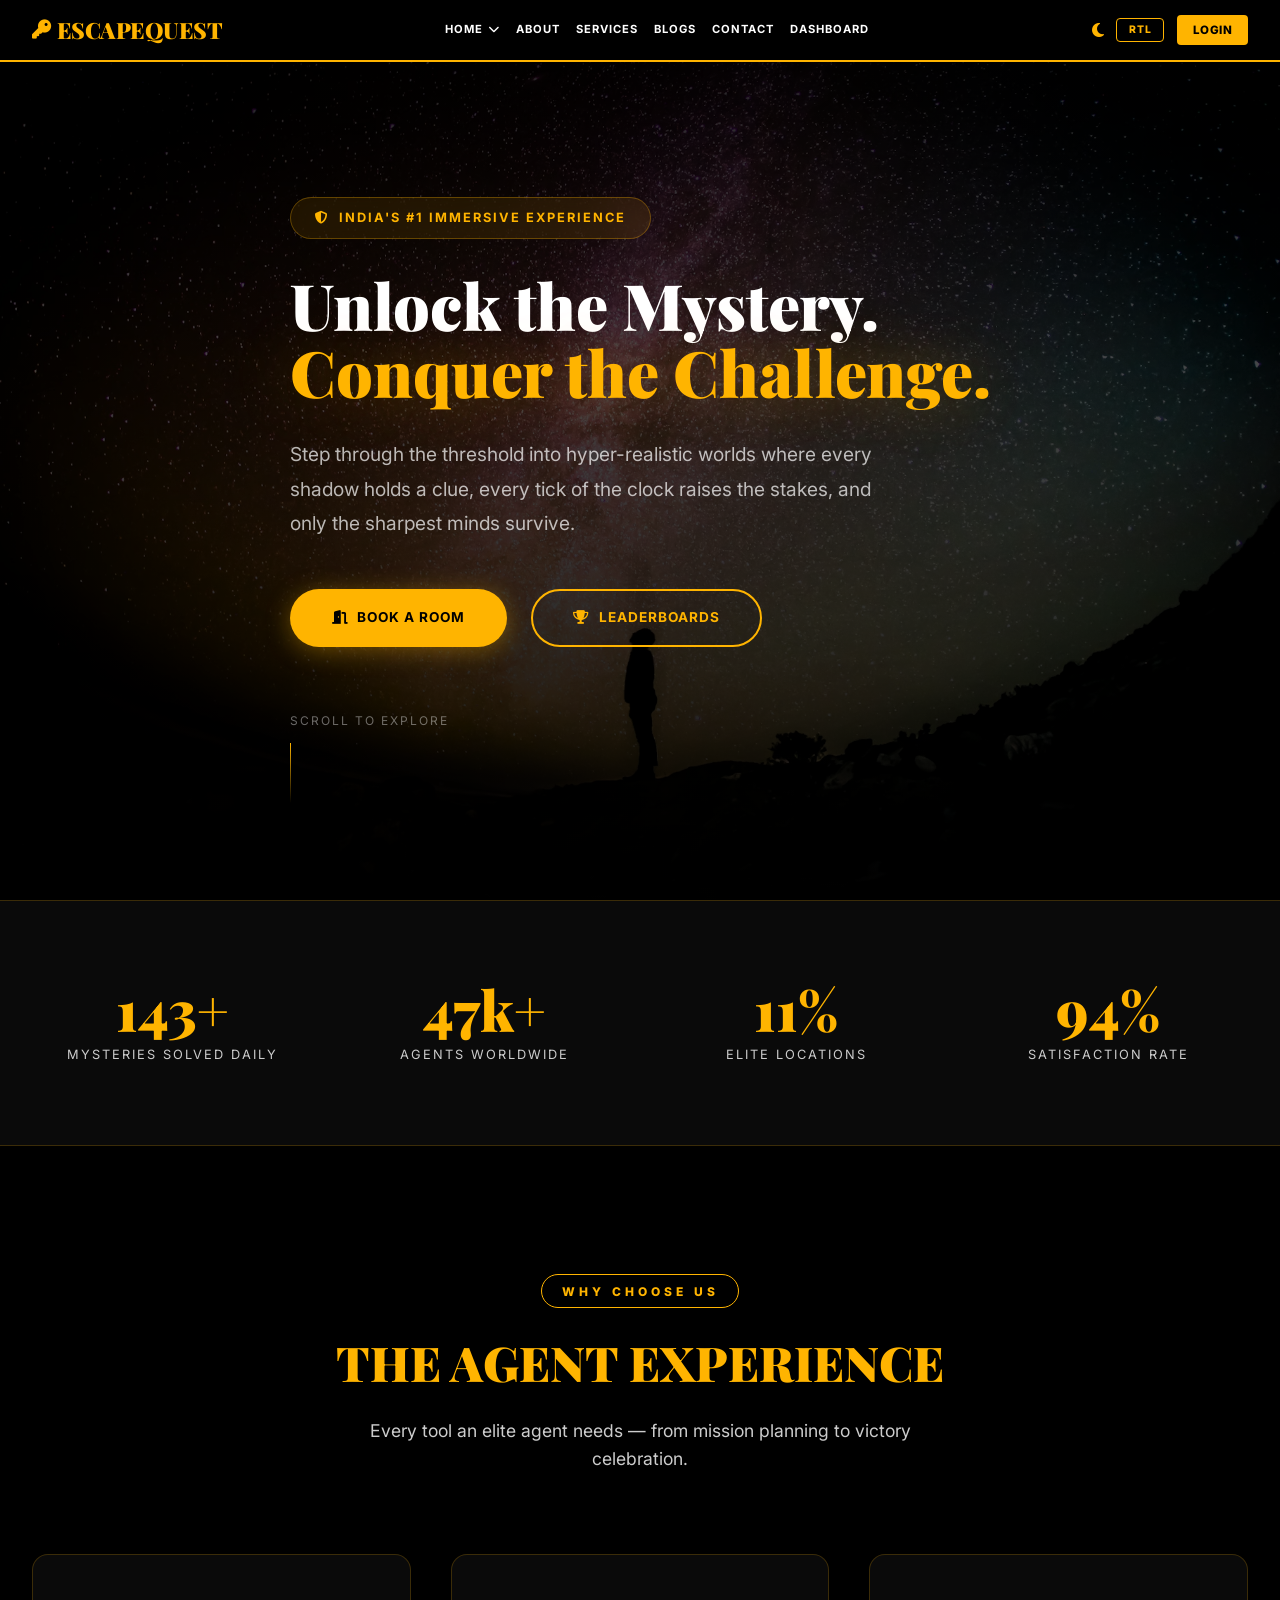
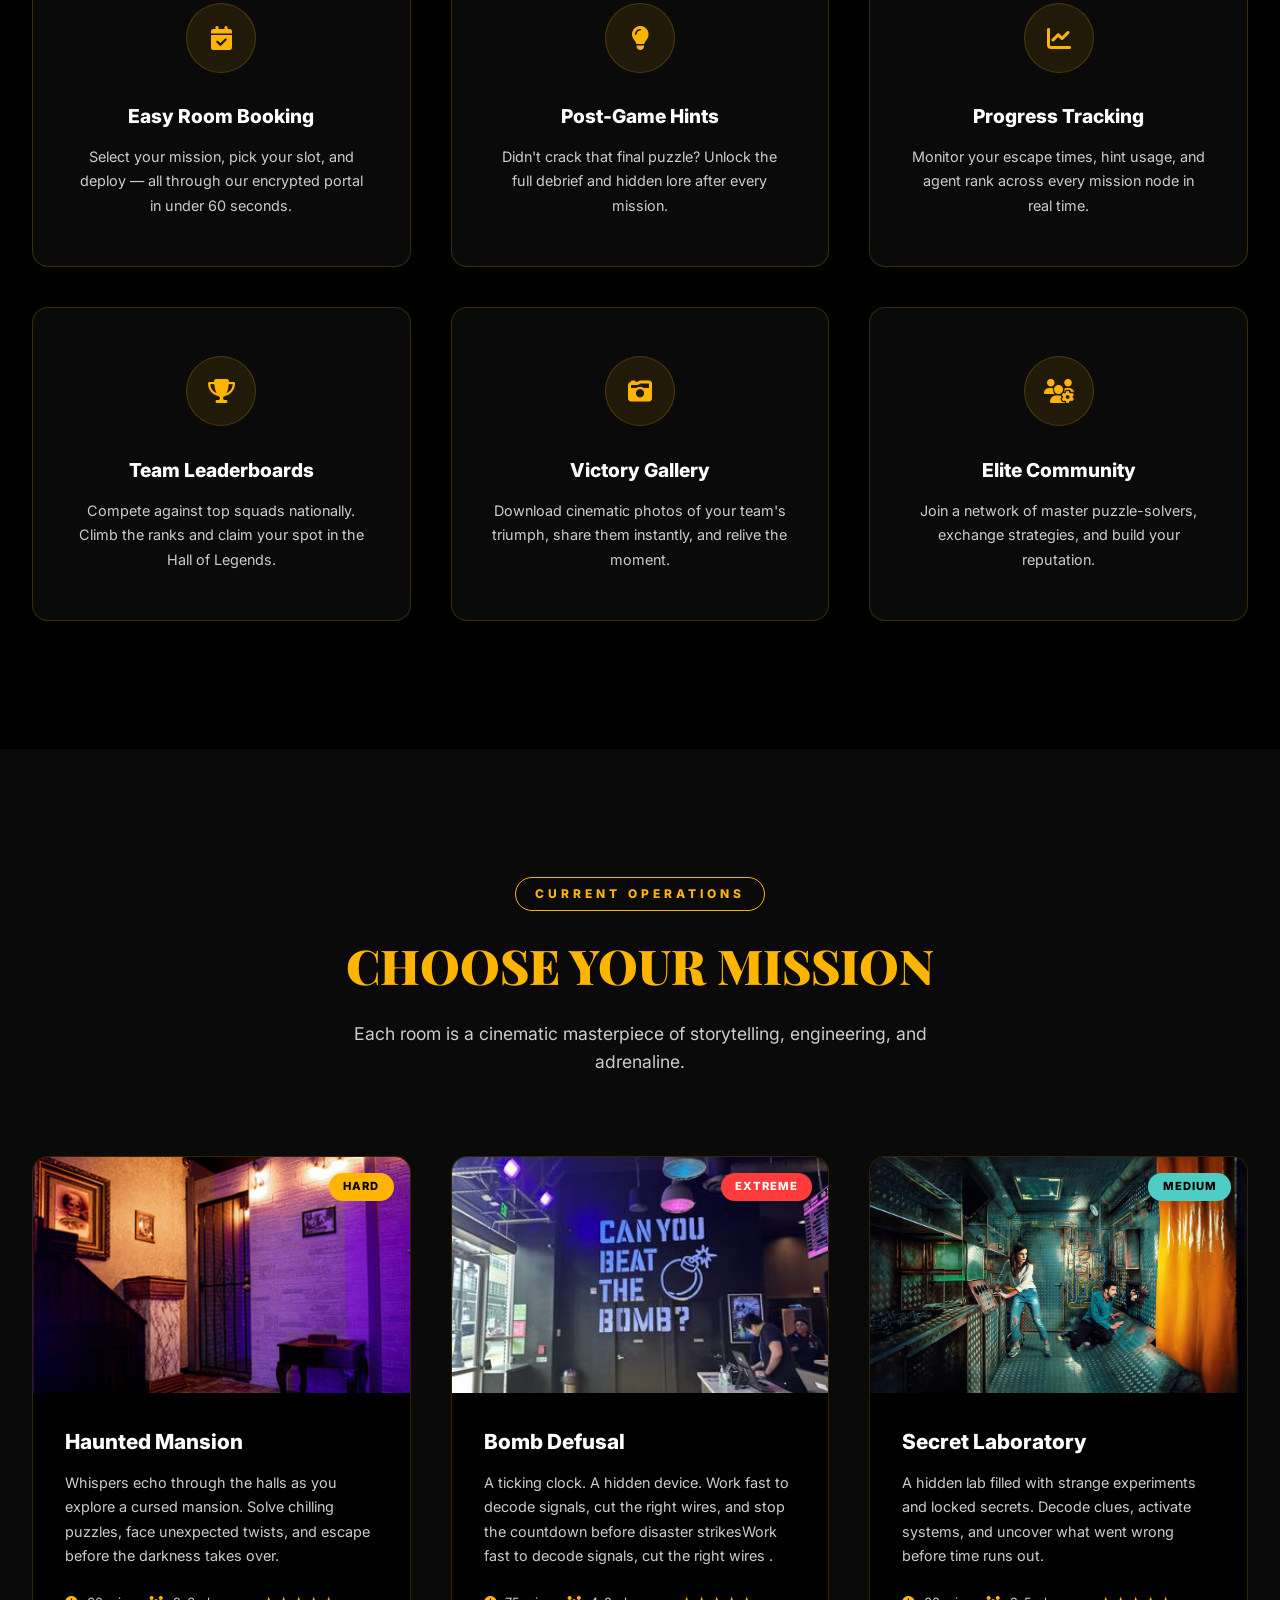
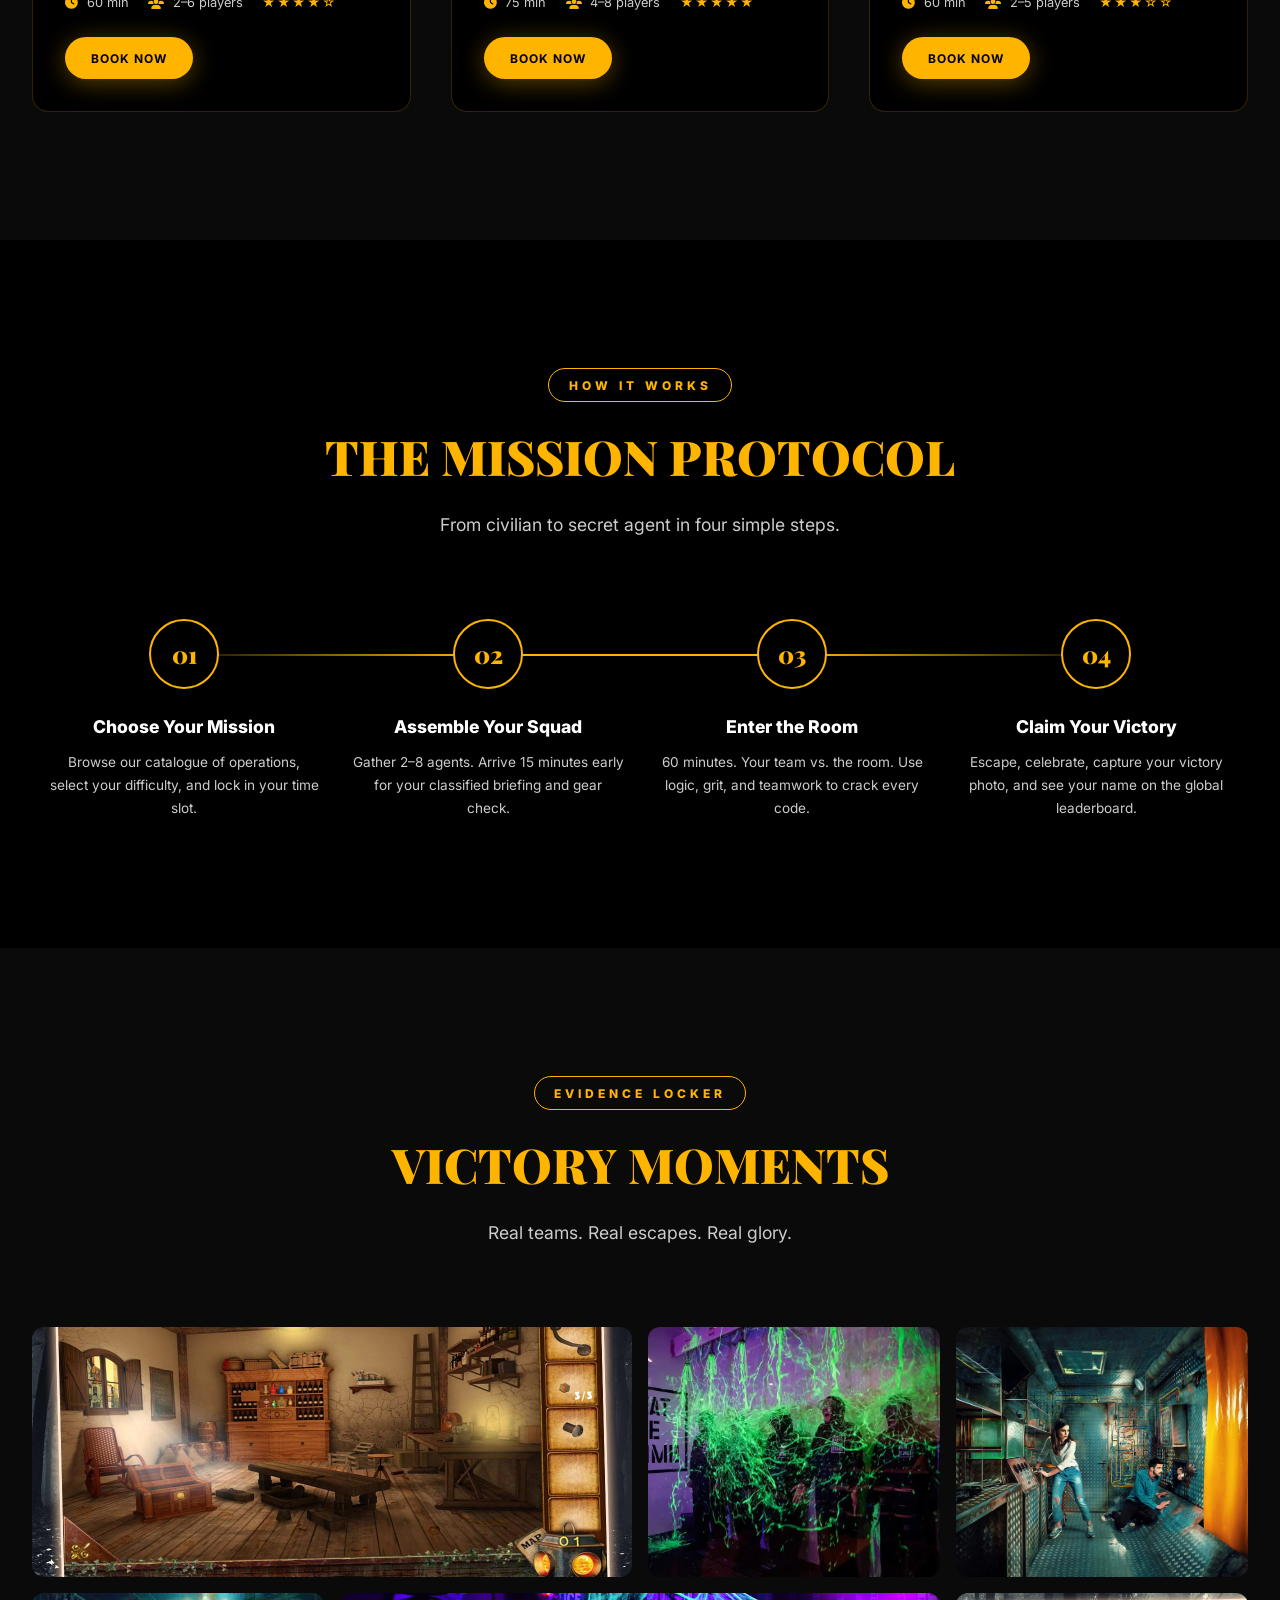
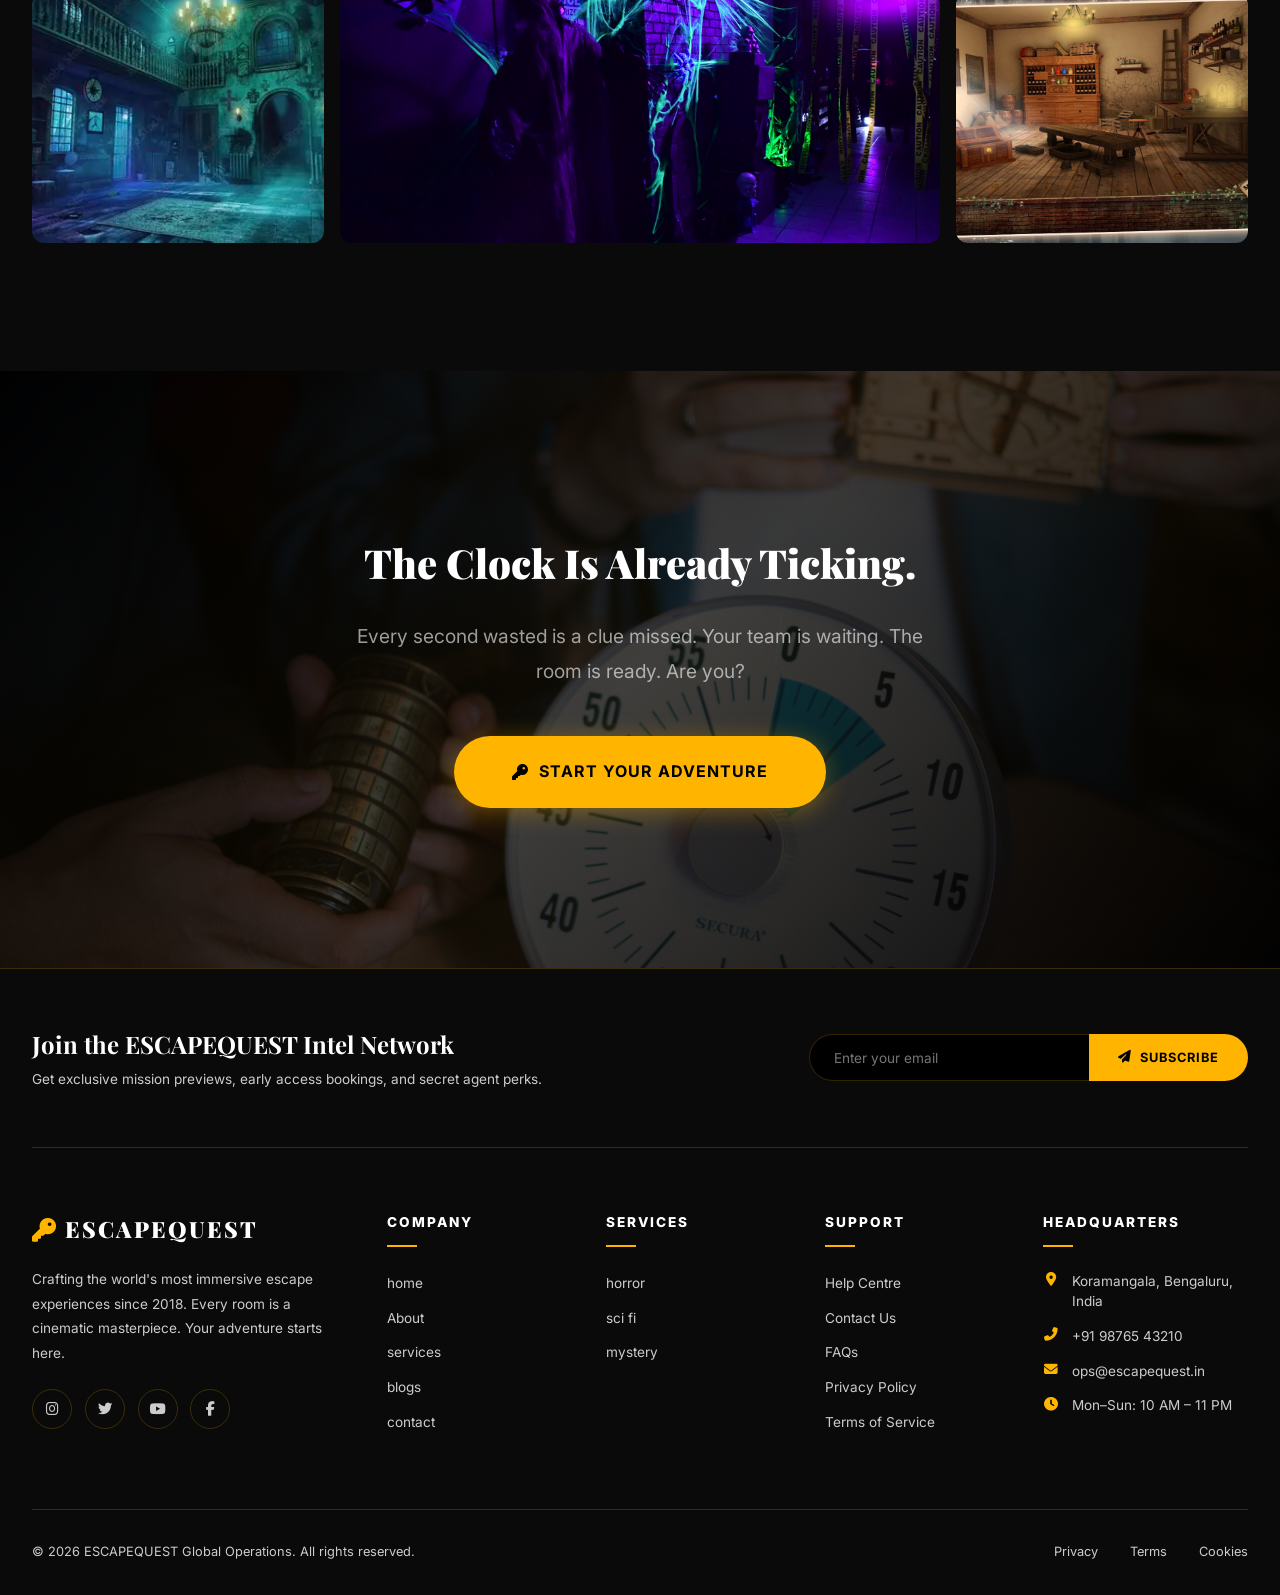
<file: home1.html>
<!DOCTYPE html>
<html lang="en" data-theme="dark">
<head>
    <meta charset="UTF-8">
    <meta name="viewport" content="width=device-width, initial-scale=1.0">
    <title>ESCAPEQUEST | Unlock the Mystery. Conquer the Challenge.</title>
    <meta name="description" content="India's #1 premium immersive escape room experience. Book rooms, track stats, compete on leaderboards, and relive your victories.">

    <!-- Google Fonts -->
    <link rel="preconnect" href="https://fonts.googleapis.com">
    <link rel="preconnect" href="https://fonts.gstatic.com" crossorigin>
    <link href="https://fonts.googleapis.com/css2?family=Inter:wght@300;400;600;800&family=Playfair+Display:wght@700;900&display=swap" rel="stylesheet">

    <!-- Font Awesome -->
    <link rel="stylesheet" href="https://cdnjs.cloudflare.com/ajax/libs/font-awesome/6.4.0/css/all.min.css">

    <link rel="icon" type="image/png" href="images/favicon.png">

    <!-- Styles -->
    <link rel="stylesheet" href="css/global.css">
    <link rel="stylesheet" href="css/navbar.css">
    <link rel="stylesheet" href="css/footer.css">
    <link rel="stylesheet" href="css/home.css">
    <!-- <link rel="stylesheet" href="css/premium.css"> -->
</head>
<body>

    <!-- Navbar -->
    <nav id="navbar" class="navbar"></nav>

    <main>

        <!-- ═══════════════════════════════════════════
             HERO — Full-screen cinematic opener
        ═══════════════════════════════════════════ -->
        <section class="hero" id="hero">
            <div class="hero__bg">
                <img src="images/bg.avif" alt="Stars and mystery">
            </div>
            <div class="hero__overlay"></div>
            <div class="hero__particles" id="particles"></div>

            <div class="container hero__inner">
                <span class="hero__badge reveal">
                    <i class="fas fa-shield-alt"></i> India's #1 Immersive Experience
                </span>
                <h1 class="hero__title reveal">
                    Unlock the Mystery.<br>
                    <span class="hero__title--accent">Conquer the Challenge.</span>
                </h1>
                <p class="hero__subtitle reveal">
                    Step through the threshold into hyper-realistic worlds where every shadow holds a clue,
                    every tick of the clock raises the stakes, and only the sharpest minds survive.
                </p>
                <div class="hero__actions reveal">
                    <a href="#rooms" class="btn btn--primary">
                        <i class="fas fa-door-open"></i> Book a Room
                    </a>
                    <a href="dashboard.html" class="btn btn--outline">
                        <i class="fas fa-trophy"></i> Leaderboards
                    </a>
                </div>
                <div class="hero__scroll-indicator">
                    <span>Scroll to explore</span>
                    <div class="hero__scroll-line"></div>
                </div>
            </div>
        </section>

        <!-- ═══════════════════════════════════════════
             STATS — Animated counter strip
        ═══════════════════════════════════════════ -->
        <section class="stats" id="stats">
            <div class="container">
                <div class="stats__grid reveal">
                    <div class="stats__item">
                        <div class="stats__number" data-target="150">0</div>
                        <div class="stats__label">Mysteries Solved Daily</div>
                    </div>
                    <div class="stats__item">
                        <div class="stats__number" data-target="50000">0</div>
                        <div class="stats__label">Agents Worldwide</div>
                    </div>
                    <div class="stats__item">
                        <div class="stats__number" data-target="12">0</div>
                        <div class="stats__label">Elite Locations</div>
                    </div>
                    <div class="stats__item">
                        <div class="stats__number" data-target="99">0</div>
                        <div class="stats__label">Satisfaction Rate</div>
                    </div>
                </div>
            </div>
        </section>

        <!-- ═══════════════════════════════════════════
             FEATURES — Why choose ESCAPEQUEST
        ═══════════════════════════════════════════ -->
        <section class="features" id="features">
            <div class="container">
                <div class="section-header reveal">
                    <span class="section-tag">Why Choose Us</span>
                    <h2 class="section-title">The Agent Experience</h2>
                    <p class="section-subtitle">Every tool an elite agent needs — from mission planning to victory celebration.</p>
                </div>

                <div class="features__grid">
                    <div class="feature-card reveal">
                        <div class="feature-card__icon">
                            <i class="fas fa-calendar-check"></i>
                        </div>
                        <h3 class="feature-card__title">Easy Room Booking</h3>
                        <p class="feature-card__text">Select your mission, pick your slot, and deploy — all through our encrypted portal in under 60 seconds.</p>
                    </div>

                    <div class="feature-card reveal">
                        <div class="feature-card__icon">
                            <i class="fas fa-lightbulb"></i>
                        </div>
                        <h3 class="feature-card__title">Post-Game Hints</h3>
                        <p class="feature-card__text">Didn't crack that final puzzle? Unlock the full debrief and hidden lore after every mission.</p>
                    </div>

                    <div class="feature-card reveal">
                        <div class="feature-card__icon">
                            <i class="fas fa-chart-line"></i>
                        </div>
                        <h3 class="feature-card__title">Progress Tracking</h3>
                        <p class="feature-card__text">Monitor your escape times, hint usage, and agent rank across every mission node in real time.</p>
                    </div>

                    <div class="feature-card reveal">
                        <div class="feature-card__icon">
                            <i class="fas fa-trophy"></i>
                        </div>
                        <h3 class="feature-card__title">Team Leaderboards</h3>
                        <p class="feature-card__text">Compete against top squads nationally. Climb the ranks and claim your spot in the Hall of Legends.</p>
                    </div>

                    <div class="feature-card reveal">
                        <div class="feature-card__icon">
                            <i class="fas fa-camera-retro"></i>
                        </div>
                        <h3 class="feature-card__title">Victory Gallery</h3>
                        <p class="feature-card__text">Download cinematic photos of your team's triumph, share them instantly, and relive the moment.</p>
                    </div>

                    <div class="feature-card reveal">
                        <div class="feature-card__icon">
                            <i class="fas fa-users-cog"></i>
                        </div>
                        <h3 class="feature-card__title">Elite Community</h3>
                        <p class="feature-card__text">Join a network of master puzzle-solvers, exchange strategies, and build your reputation.</p>
                    </div>
                </div>
            </div>
        </section>

        <!-- ═══════════════════════════════════════════
             ROOMS — Escape room showcase
        ═══════════════════════════════════════════ -->
        <section class="rooms" id="rooms">
            <div class="container">
                <div class="section-header reveal">
                    <span class="section-tag">Current Operations</span>
                    <h2 class="section-title">Choose Your Mission</h2>
                    <p class="section-subtitle">Each room is a cinematic masterpiece of storytelling, engineering, and adrenaline.</p>
                </div>

                <div class="rooms__grid">
                    <div class="room-card reveal">
                        <div class="room-card__image">
                            <img src="images/hauntedmansion.jpg" alt="Cyber Heist">
                            <div class="room-card__badge">Hard</div>
                        </div>
                        <div class="room-card__body">
                            <h3 class="room-card__title">Haunted Mansion</h3>
                            <p class="room-card__desc">Whispers echo through the halls as you explore a cursed mansion. Solve chilling puzzles, face unexpected twists, and escape before the darkness takes over.</p>
                            <div class="room-card__meta">
                                <span><i class="fas fa-clock"></i> 60 min</span>
                                <span><i class="fas fa-users"></i> 2–6 players</span>
                                <span class="room-card__stars">★★★★☆</span>
                            </div>
                            <a href="#" class="btn btn--primary btn--sm">Book Now</a>
                        </div>
                    </div>

                    <div class="room-card reveal">
                        <div class="room-card__image">
                            <img src="images/boomb.jpg" alt="Silent Asylum">
                            <div class="room-card__badge room-card__badge--extreme">Extreme</div>
                        </div>
                        <div class="room-card__body">
                            <h3 class="room-card__title">Bomb Defusal</h3>
                            <p class="room-card__desc">A ticking clock. A hidden device. Work fast to decode signals, cut the right wires, and stop the countdown before disaster strikesWork fast to decode signals, cut the right wires .</p>
                            <div class="room-card__meta">
                                <span><i class="fas fa-clock"></i> 75 min</span>
                                <span><i class="fas fa-users"></i> 4–8 players</span>
                                <span class="room-card__stars">★★★★★</span>
                            </div>
                            <a href="#" class="btn btn--primary btn--sm">Book Now</a>
                        </div>
                    </div>

                    <div class="room-card reveal">
                        <div class="room-card__image">
                            <img src="images/laboratory.webp" alt="The Vault">
                            <div class="room-card__badge room-card__badge--medium">Medium</div>
                        </div>
                        <div class="room-card__body">
                            <h3 class="room-card__title">Secret Laboratory</h3>
                            <p class="room-card__desc">A hidden lab filled with strange experiments and locked secrets. Decode clues, activate systems, and uncover what went wrong before time runs out.</p>
                            <div class="room-card__meta">
                                <span><i class="fas fa-clock"></i> 60 min</span>
                                <span><i class="fas fa-users"></i> 2–5 players</span>
                                <span class="room-card__stars">★★★☆☆</span>
                            </div>
                            <a href="#" class="btn btn--primary btn--sm">Book Now</a>
                        </div>
                    </div>
                </div>
            </div>
        </section>

        <!-- ═══════════════════════════════════════════
             HOW IT WORKS — Step-by-step protocol
        ═══════════════════════════════════════════ -->
        <section class="protocol" id="protocol">
            <div class="container">
                <div class="section-header reveal">
                    <span class="section-tag">How It Works</span>
                    <h2 class="section-title">The Mission Protocol</h2>
                    <p class="section-subtitle">From civilian to secret agent in four simple steps.</p>
                </div>

                <div class="protocol__timeline reveal">
                    <div class="protocol__step">
                        <div class="protocol__number">01</div>
                        <div class="protocol__content">
                            <h4>Choose Your Mission</h4>
                            <p>Browse our catalogue of operations, select your difficulty, and lock in your time slot.</p>
                        </div>
                    </div>
                    <div class="protocol__step">
                        <div class="protocol__number">02</div>
                        <div class="protocol__content">
                            <h4>Assemble Your Squad</h4>
                            <p>Gather 2–8 agents. Arrive 15 minutes early for your classified briefing and gear check.</p>
                        </div>
                    </div>
                    <div class="protocol__step">
                        <div class="protocol__number">03</div>
                        <div class="protocol__content">
                            <h4>Enter the Room</h4>
                            <p>60 minutes. Your team vs. the room. Use logic, grit, and teamwork to crack every code.</p>
                        </div>
                    </div>
                    <div class="protocol__step">
                        <div class="protocol__number">04</div>
                        <div class="protocol__content">
                            <h4>Claim Your Victory</h4>
                            <p>Escape, celebrate, capture your victory photo, and see your name on the global leaderboard.</p>
                        </div>
                    </div>
                </div>
            </div>
        </section>

        <!-- ═══════════════════════════════════════════
             GALLERY — Victory Photos
        ═══════════════════════════════════════════ -->
        <section class="gallery" id="gallery">
            <div class="container">
                <div class="section-header reveal">
                    <span class="section-tag">Evidence Locker</span>
                    <h2 class="section-title">Victory Moments</h2>
                    <p class="section-subtitle">Real teams. Real escapes. Real glory.</p>
                </div>

                <div class="gallery__grid reveal">
                    <div class="gallery__item gallery__item--wide">
                        <img src="images/Featuredimage.jpeg" alt="Team celebrating">
                        <div class="gallery__overlay">
                            <span>haunted mansion — 34:12</span>
                        </div>
                    </div>
                    <div class="gallery__item">
                        <img src="images/beat the bomb.avif" alt="Team strategizing">
                        <div class="gallery__overlay">
                            <span>bomb defusal — 42:08</span>
                        </div>
                    </div>
                    <div class="gallery__item">
                        <img src="images/laboratory.webp" alt="Team victory">
                        <div class="gallery__overlay">
                            <span>The Secert Laboratory — 55:30</span>
                        </div>
                    </div>
                    <div class="gallery__item">
                        <img src="images/haunted.webp" alt="Friends laughing">
                        <div class="gallery__overlay">
                            <span>haunted — 48:55</span>
                        </div>
                    </div>
                    <div class="gallery__item gallery__item--wide">
                        <img src="images/haunted.jfif" alt="Agent portrait">
                        <div class="gallery__overlay">
                            <span>Top Agent — Alpha-07</span>
                        </div>
                   
                    </div>
                     <div class="gallery__item">
                        <img src="images/Featuredimage.jpeg" alt="Team victory">
                        <div class="gallery__overlay">
                            <span>The Secert Laboratory — 55:30</span>
                        </div>
                    </div>
                </div>
            </div>
        </section>

        <!-- ═══════════════════════════════════════════
             CTA — Final push
        ═══════════════════════════════════════════ -->
        <section class="cta" id="cta">
            <div class="cta__bg">
                <img src="images/adventure.jpg" alt="CTA Background">
            </div>
            <div class="cta__overlay"></div>
            <div class="container cta__inner reveal">
                <h2 class="cta__title">The Clock Is Already Ticking.</h2>
                <p class="cta__text">Every second wasted is a clue missed. Your team is waiting. The room is ready. Are you?</p>
                <a href="#rooms" class="btn btn--primary btn--lg">
                    <i class="fas fa-key"></i> Start Your Adventure
                </a>
            </div>
        </section>

    </main>

    <!-- Footer -->
    <footer id="footer" class="footer"></footer>

    <!-- Scripts -->
    <script src="js/components.js"></script>
    <script src="js/home.js"></script>
</body>
</html>
</file>
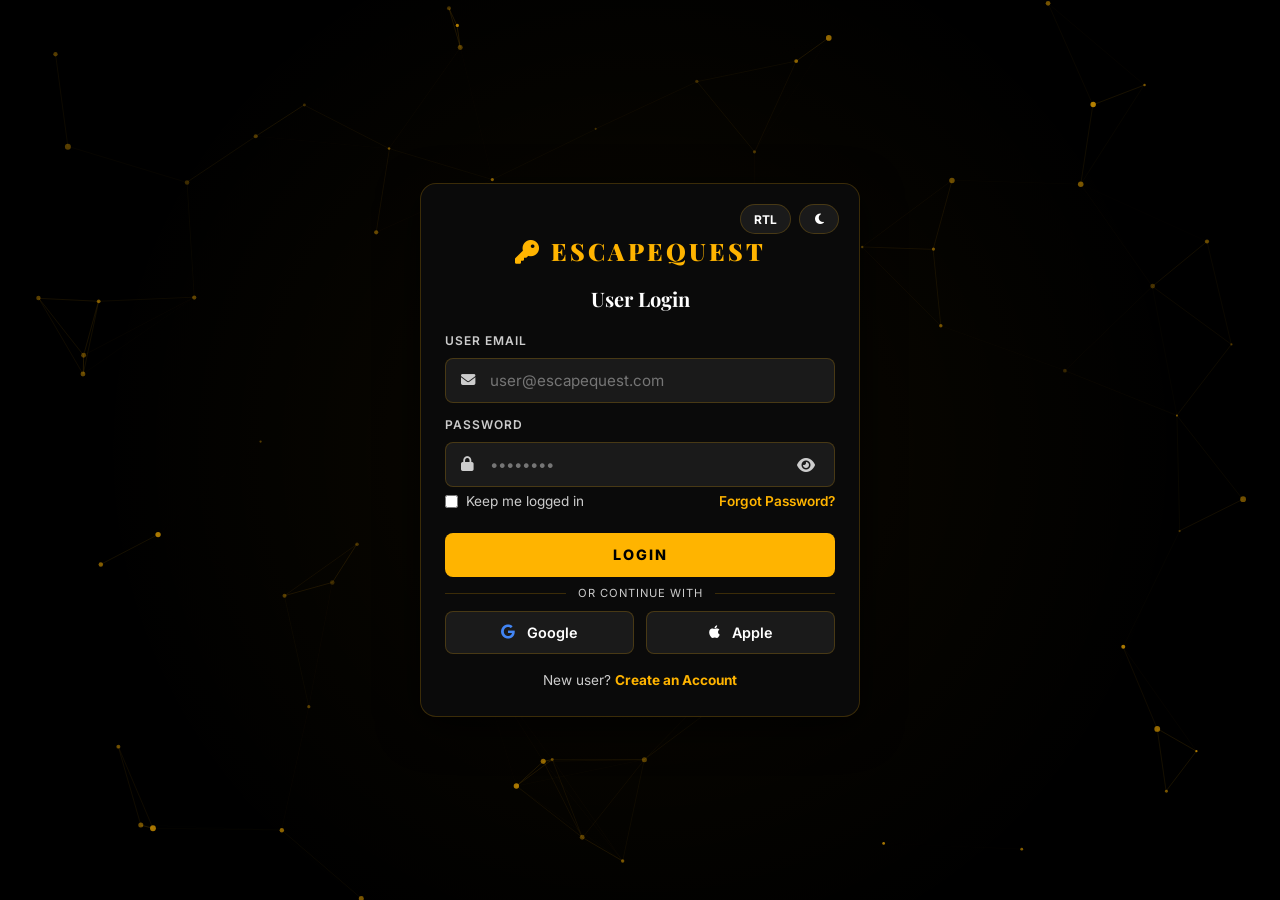
<file: login.html>
<!DOCTYPE html>
<html lang="en" data-theme="dark">
<head>
    <meta charset="UTF-8">
    <meta name="viewport" content="width=device-width, initial-scale=1.0">
    <title>Login | ESCAPEQUEST</title>
    <meta name="description" content="Access your agent portal to track missions and relive victories.">

    <!-- Google Fonts -->
    <link rel="preconnect" href="https://fonts.googleapis.com">
    <link rel="preconnect" href="https://fonts.gstatic.com" crossorigin>
    <link href="https://fonts.googleapis.com/css2?family=Inter:wght@300;400;600;800&family=Playfair+Display:wght@700;900&display=swap" rel="stylesheet">

    <!-- Font Awesome -->
    <link rel="stylesheet" href="https://cdnjs.cloudflare.com/ajax/libs/font-awesome/6.4.0/css/all.min.css">

    <link rel="icon" type="image/png" href="images/favicon.png">

    <!-- Styles -->
    <link rel="stylesheet" href="css/global.css">
    <link rel="stylesheet" href="css/auth.css">
    <link rel="stylesheet" href="css/premium.css">
</head>
<body class="auth-page">
    <canvas id="particles-canvas"></canvas>

    <div class="auth-card">
        <!-- Toggles -->
        <div class="auth-controls">
            <button id="rtl-toggle" class="auth-toggle-btn" title="Toggle RTL">
                RTL
            </button>
            <button id="theme-toggle" class="auth-toggle-btn" title="Toggle Theme">
                <i class="fas fa-moon"></i>
            </button>
        </div>

        <!-- Logo -->
        <div class="auth-logo">
            <a href="index.html">
                <i class="fas fa-key logo-icon"></i>
                <h2>ESCAPEQUEST</h2>
            </a>
        </div>

        <div class="auth-header">
            <h1>User Login</h1>
        </div>

        <!-- Login Form -->
        <form class="auth-form" action="dashboard.html" method="GET">
            <div class="input-group">
                <label for="email">User Email</label>
                <div class="input-wrapper">
                    <i class="fas fa-envelope field-icon"></i>
                    <input type="email" id="email" class="auth-input" placeholder="user@escapequest.com" required>
                </div>
            </div>

            <div class="input-group">
                <label for="password"> Password</label>
                <div class="input-wrapper">
                    <i class="fas fa-lock field-icon"></i>
                    <input type="password" id="password" class="auth-input" placeholder="••••••••" required>
                    <i class="fas fa-eye password-toggle"></i>
                </div>
            </div>

            <div class="form-options">
                <label class="remember-me">
                    <input type="checkbox">
                    <span>Keep me logged in</span>
                </label>
                <a href="#" class="forgot-password">Forgot Password?</a>
            </div>

            <button type="submit" class="auth-btn">Login</button>
        </form>

        <!-- Social Logins -->
        <div class="social-separator">
            <span>Or continue with</span>
        </div>

        <div class="social-buttons">
            <button class="social-btn">
                <i class="fab fa-google" style="color: #4285F4;"></i>
                <span>Google</span>
            </button>
            <button class="social-btn">
                <i class="fab fa-apple"></i>
                <span>Apple</span>
            </button>
        </div>

        <div class="auth-footer">
            New user? <a href="signup.html">Create an Account</a>
        </div>
    </div>

    <!-- Scripts -->
    <script src="js/particles.js"></script>
    <script src="js/auth.js"></script>
</body>
</html>
</file>
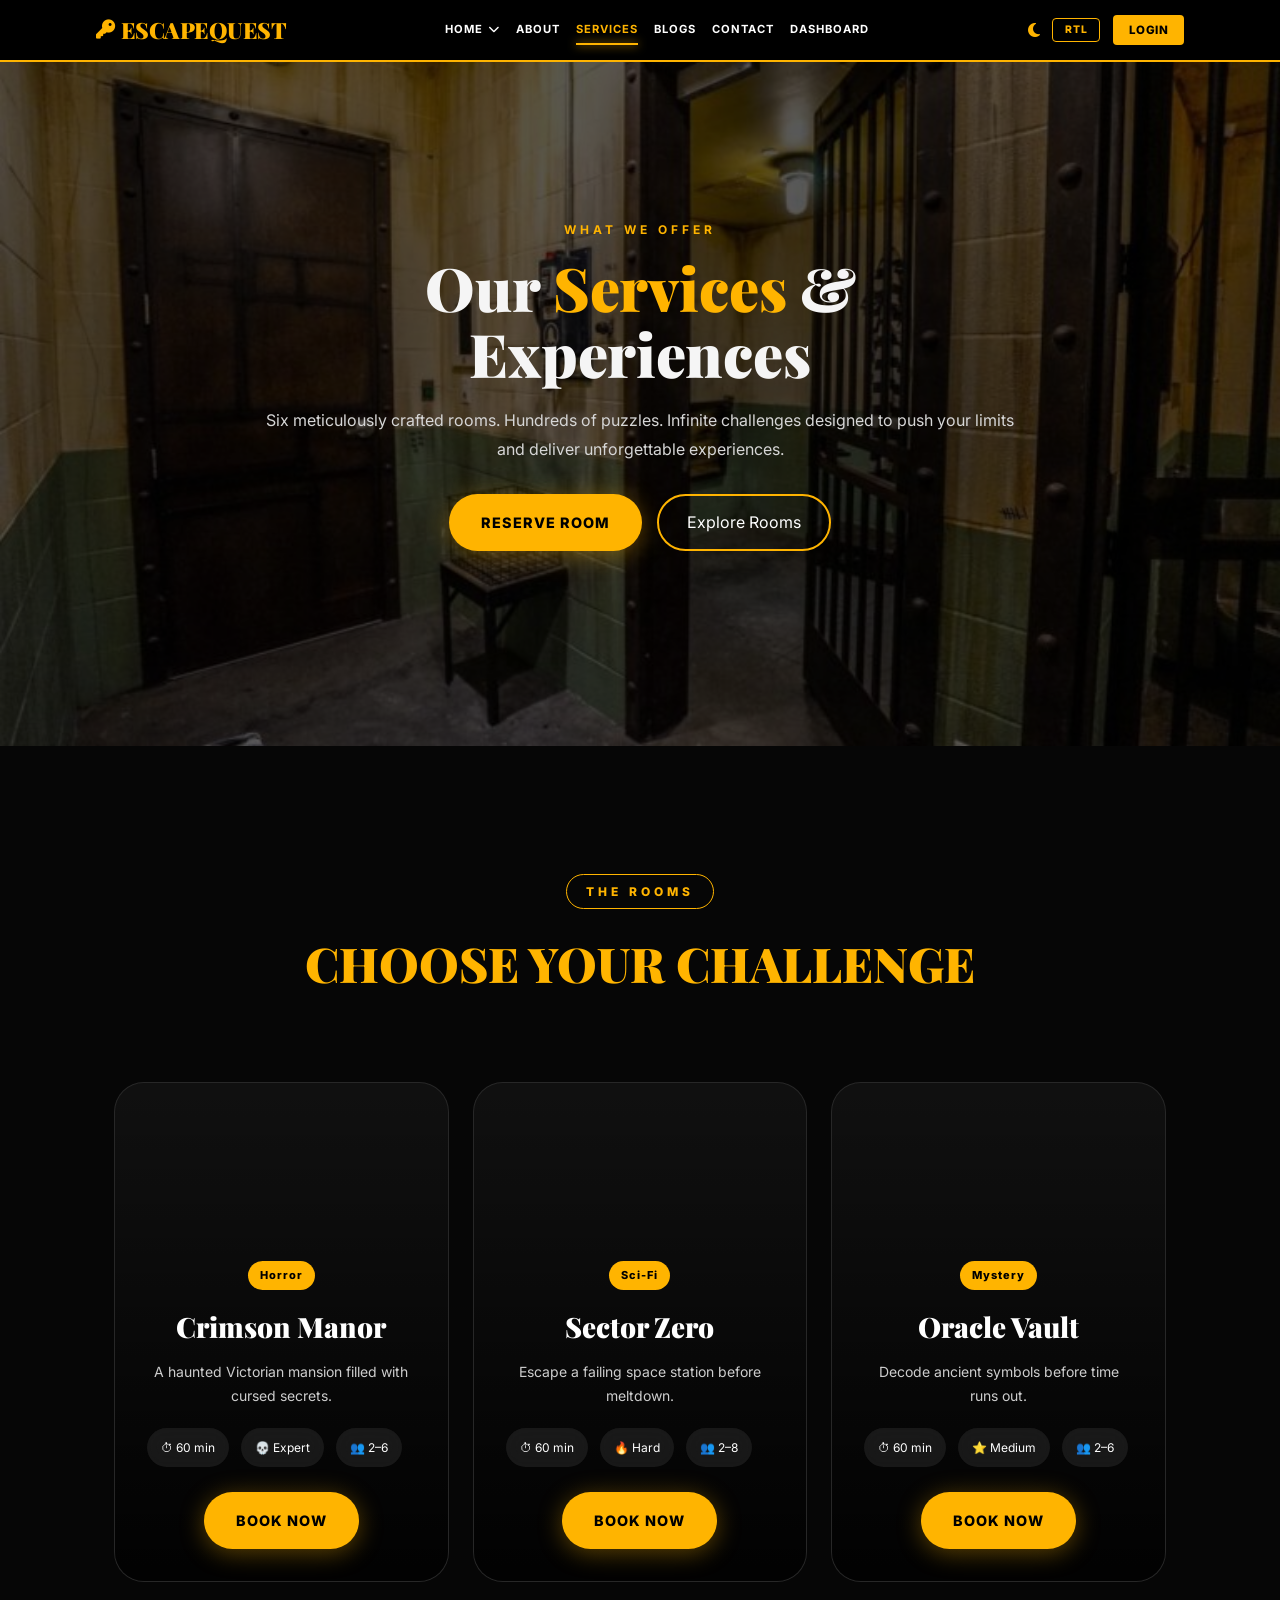
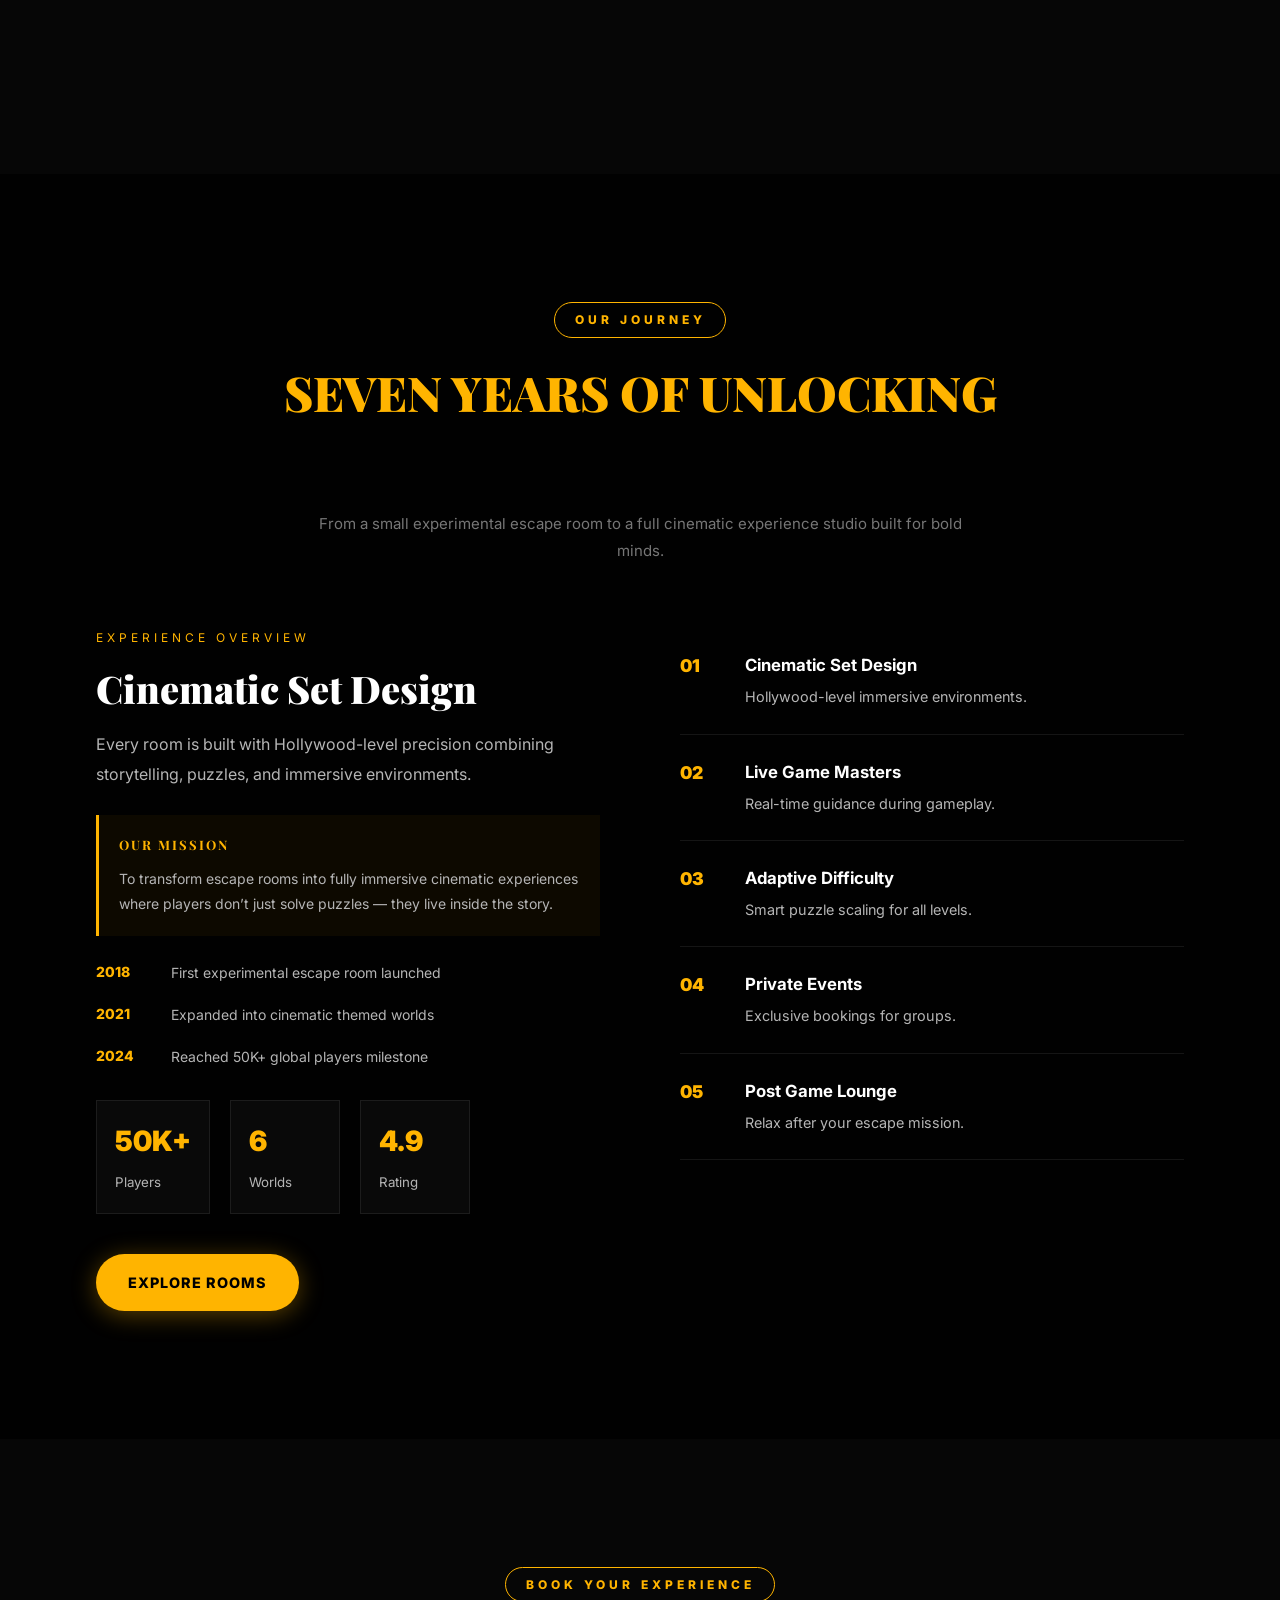
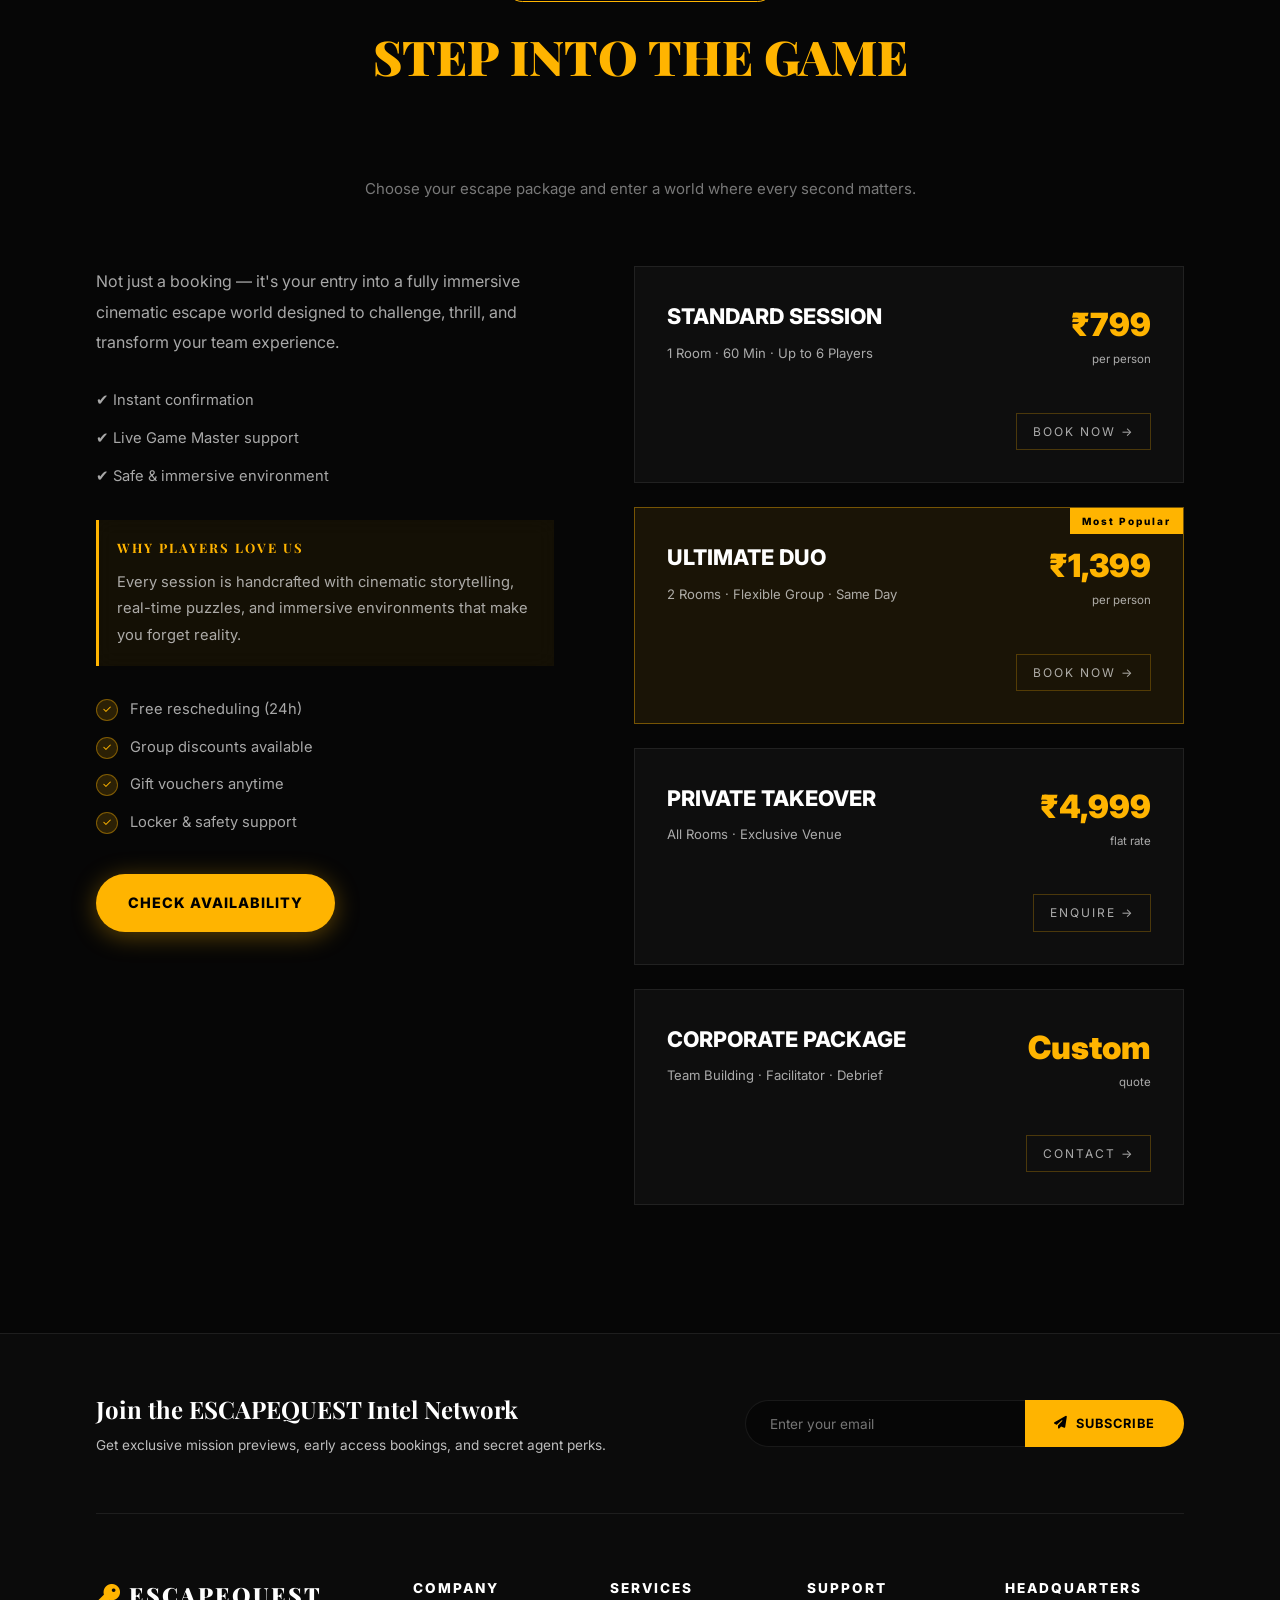
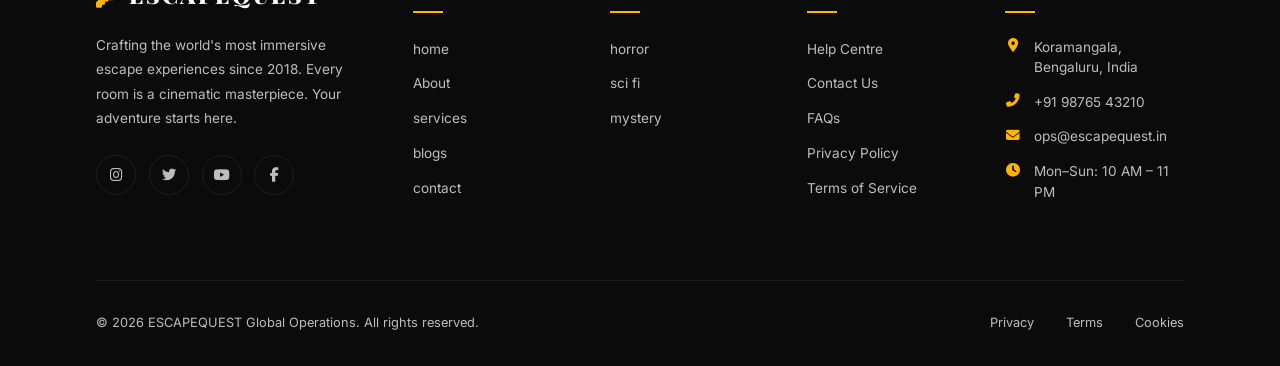
<file: service.html>
<!DOCTYPE html>
<html lang="en" data-theme="dark">
<head>
    <meta charset="UTF-8">
    <meta name="viewport" content="width=device-width, initial-scale=1.0">
    <title>ESCAPEQUEST | Unlock the Mystery. Conquer the Challenge.</title>
    <meta name="description" content="India's #1 premium immersive escape room experience. Book rooms, track stats, compete on leaderboards, and relive your victories.">

    
    <link rel="preconnect" href="https://fonts.googleapis.com">
    <link rel="preconnect" href="https://fonts.gstatic.com" crossorigin>
    <link href="https://fonts.googleapis.com/css2?family=Inter:wght@300;400;600;800&family=Playfair+Display:wght@700;900&display=swap" rel="stylesheet">

    
    <link rel="stylesheet" href="https://cdnjs.cloudflare.com/ajax/libs/font-awesome/6.4.0/css/all.min.css">
    <link rel="icon" type="image/png" href="images/favicon.png">

    
    <link rel="stylesheet" href="css/global.css">
    <link rel="stylesheet" href="css/navbar.css">
    <link rel="stylesheet" href="css/footer.css">
    <link rel="stylesheet" href="css/service.css">
    
</head>
<body>

    
    <nav id="navbar" class="navbar"></nav>

════════════════════════════════════════════════════════════════════════════ -->
<section class="hero-section">
  <div class="hero-overlay"></div>

  <div class="hero-container">

    <div class="hero-content reveal">
      <p class="hero-eyebrow">What We Offer</p>

      <h1 class="hero-title">
        Our <span>Services</span> & Experiences
      </h1>

      <p class="hero-desc">
        Six meticulously crafted rooms. Hundreds of puzzles. Infinite challenges designed to push your limits and deliver unforgettable experiences.
      </p>

      <div class="hero-buttons">
        <a href="#booking" class="btn-primary">Reserve Room</a>
        <a href="#rooms" class="btn-secondary">Explore Rooms</a>
      </div>
    </div>

  </div>
</section>
<script>

const reveals = document.querySelectorAll(".reveal");

const observer = new IntersectionObserver(entries => {
  entries.forEach(entry => {
    if(entry.isIntersecting){
      entry.target.classList.add("active");
    }
  });
}, {
  threshold: 0.2
});

reveals.forEach(el => observer.observe(el));
</script>


<section class="rooms-section section" id="rooms">

  
  <div class="rooms-overlay"></div>

  
  <div class="section-header reveal">
    <div class="section-tag">The Rooms</div>

    <h2 class="story-heading">
      Choose Your Challenge
    </h2>


  
  <div class="container">
    <div class="rooms-grid">

      
      <div class="room-card reveal">

        <div class="room-bg"
          style="background-image:url('https://images.unsplash.com/photo-1506744038136-46273834b3fb?q=80&w=1200&auto=format&fit=crop');">
        </div>

        <div class="room-info">
          <span class="room-tag">Horror</span>

          <h3 class="room-name">Crimson Manor</h3>

          <p class="room-desc">
            A haunted Victorian mansion filled with cursed secrets.
          </p>

          <div class="room-meta">
            <div>⏱ 60 min</div>
            <div>💀 Expert</div>
            <div>👥 2–6</div>
          </div>

          <a href="servicedetails.html" class="btn-primary">Book Now</a>
        </div>
      </div>

      
      <div class="room-card reveal">

        <div class="room-bg"
          style="background-image:url('https://images.unsplash.com/photo-1519608487953-e999c86e7455?q=80&w=1200&auto=format&fit=crop');">
        </div>

        <div class="room-info">
          <span class="room-tag">Sci-Fi</span>

          <h3 class="room-name">Sector Zero</h3>

          <p class="room-desc">
            Escape a failing space station before meltdown.
          </p>

          <div class="room-meta">
            <div>⏱ 60 min</div>
            <div>🔥 Hard</div>
            <div>👥 2–8</div>
          </div>

          <a href="servicedetails.html" class="btn-primary">Book Now</a>
        </div>
      </div>

      
      <div class="room-card reveal">

        <div class="room-bg"
          style="background-image:url('https://images.unsplash.com/photo-1511512578047-dfb367046420?q=80&w=1200&auto=format&fit=crop');">
        </div>

        <div class="room-info">
          <span class="room-tag">Mystery</span>

          <h3 class="room-name">Oracle Vault</h3>

          <p class="room-desc">
            Decode ancient symbols before time runs out.
          </p>

          <div class="room-meta">
            <div>⏱ 60 min</div>
            <div>⭐ Medium</div>
            <div>👥 2–6</div>
          </div>

          <a href="servicedetails.html" class="btn-primary">Book Now</a>
        </div>
      </div>

    </div>
  </div>
</section>
<script>
  

const rooms = document.querySelectorAll(".room-card");

const section = document.querySelector(".rooms-section");

const title = document.querySelector(".section-title");

const subtitle = document.querySelector(".section-subtitle");


const data = [
  {
    name: "Crimson Manor",
    desc: "A haunted Victorian mansion filled with cursed secrets.",
    bg: "linear-gradient(135deg,#1a0505,#3d0808,#000000)"
  },

  {
    name: "Sector Zero",
    desc: "Escape a failing space station before meltdown.",
    bg: "linear-gradient(135deg,#00111f,#003366,#000000)"
  },

  {
    name: "Oracle Vault",
    desc: "Decode ancient symbols before time runs out.",
    bg: "linear-gradient(135deg,#14001f,#36004d,#000000)"
  }
];


rooms.forEach((card, i) => {

  card.addEventListener("mouseenter", () => {

    section.style.background = data[i].bg;

    title.textContent = data[i].name;

    subtitle.textContent = data[i].desc;
  });

  
  card.addEventListener("click", () => {

    section.style.background = data[i].bg;

    title.textContent = data[i].name;

    subtitle.textContent = data[i].desc;
  });

});



const reveals = document.querySelectorAll(".reveal");

window.addEventListener("scroll", revealElements);

function revealElements(){

  reveals.forEach((el)=>{

    const top = el.getBoundingClientRect().top;

    if(top < window.innerHeight - 80){

      el.classList.add("active");
    }
  });
}


</script>


<section class="features-section section">

  
  <div class="container">
    <div class="section-header reveal">

      <div class="section-tag">Our Journey</div>

      <h2 class="story-heading">
        Seven Years of Unlocking
      </h2>

      <p class="section-subtitle">
        From a small experimental escape room to a full cinematic experience studio built for bold minds.
      </p>

    </div>
  </div>

  
  <div class="container">
    <div class="features-layout">


<div class="features-left reveal">

  <p class="features-label">Experience Overview</p>

  <h3 class="features-heading" id="featureTitle">
    Cinematic Set Design
  </h3>

  <p class="features-body" id="featureDesc">
    Every room is built with Hollywood-level precision combining storytelling, puzzles, and immersive environments.
  </p>

  
  <div class="features-story">
    <h4>Our Mission</h4>
    <p>
      To transform escape rooms into fully immersive cinematic experiences where players don’t just solve puzzles — they live inside the story.
    </p>
  </div>

  
  <div class="features-timeline">
    <div>
      <span>2018</span>
      <p>First experimental escape room launched</p>
    </div>
    <div>
      <span>2021</span>
      <p>Expanded into cinematic themed worlds</p>
    </div>
    <div>
      <span>2024</span>
      <p>Reached 50K+ global players milestone</p>
    </div>
  </div>

  
  <div class="features-stats">
    <div>
      <span>50K+</span>
      <small>Players</small>
    </div>
    <div>
      <span>6</span>
      <small>Worlds</small>
    </div>
    <div>
      <span>4.9</span>
      <small>Rating</small>
    </div>
  </div>

  
  <a href="#rooms" class="btn-primary">Explore Rooms</a>

</div>

      
      <div class="features-right reveal">

        <div class="feature-item">
          <div class="feature-num">01</div>
          <div>
            <div class="feature-title">Cinematic Set Design</div>
            <div class="feature-desc">Hollywood-level immersive environments.</div>
          </div>
        </div>

        <div class="feature-item">
          <div class="feature-num">02</div>
          <div>
            <div class="feature-title">Live Game Masters</div>
            <div class="feature-desc">Real-time guidance during gameplay.</div>
          </div>
        </div>

        <div class="feature-item">
          <div class="feature-num">03</div>
          <div>
            <div class="feature-title">Adaptive Difficulty</div>
            <div class="feature-desc">Smart puzzle scaling for all levels.</div>
          </div>
        </div>

        <div class="feature-item">
          <div class="feature-num">04</div>
          <div>
            <div class="feature-title">Private Events</div>
            <div class="feature-desc">Exclusive bookings for groups.</div>
          </div>
        </div>

        <div class="feature-item">
          <div class="feature-num">05</div>
          <div>
            <div class="feature-title">Post Game Lounge</div>
            <div class="feature-desc">Relax after your escape mission.</div>
          </div>
        </div>

      </div>

    </div>
  </div>
</section>
<script>
    
const items = document.querySelectorAll(".feature-item");

const ttle = document.getElementById("featureTitle");
const desc = document.getElementById("featureDesc");

const data = [
  {
    title: "Cinematic Set Design",
    desc: "Hollywood-level immersive environments crafted with storytelling precision."
  },
  {
    title: "Live Game Masters",
    desc: "Real-time human guidance enhances your escape experience."
  },
  {
    title: "Adaptive Difficulty",
    desc: "System automatically adjusts challenge based on team skill."
  },
  {
    title: "Private Events",
    desc: "Exclusive bookings for corporate and personal celebrations."
  },
  {
    title: "Post Game Lounge",
    desc: "Relax and relive your escape experience with your team."
  }
];

items.forEach((item, i) => {
  item.addEventListener("mouseenter", () => {
    title.textContent = data[i].ttle;
    desc.textContent = data[i].desc;
  });

  item.addEventListener("click", () => {
    title.textContent = data[i].ttle;
    desc.textContent = data[i].desc;
  });
});
</script>


<section class="booking-section section" id="booking">

  <div class="booking-circle"></div>

  <div class="container">

    <div class="section-header reveal">
      <div class="section-tag">Book Your Experience</div>
      <h2 class="story-heading">Step Into The Game</h2>
      <p class="section-subtitle">
        Choose your escape package and enter a world where every second matters.
      </p>
    </div>

    <div class="booking-layout">

      
      <div class="booking-left reveal">

        <p class="booking-tagline">
          Not just a booking — it's your entry into a fully immersive cinematic escape world designed to challenge, thrill, and transform your team experience.
        </p>

        
        <div class="booking-trust">
          <div>✔ Instant confirmation</div>
          <div>✔ Live Game Master support</div>
          <div>✔ Safe & immersive environment</div>
        </div>

        
        <div class="booking-highlight">
          <h4>Why Players Love Us</h4>
          <p>
            Every session is handcrafted with cinematic storytelling, real-time puzzles, and immersive environments that make you forget reality.
          </p>
        </div>

        
        <div class="booking-perks">
          <div class="perk-item"><span class="perk-check">✓</span> Free rescheduling (24h)</div>
          <div class="perk-item"><span class="perk-check">✓</span> Group discounts available</div>
          <div class="perk-item"><span class="perk-check">✓</span> Gift vouchers anytime</div>
          <div class="perk-item"><span class="perk-check">✓</span> Locker & safety support</div>
        </div>

        
        <a href="#" class="btn-primary">Check Availability</a>

      </div>

      
      <div class="reveal">
        <div class="packages-grid">

          <div class="pkg-card">
            <div>
              <div class="pkg-name">Standard Session</div>
              <div class="pkg-detail">1 Room · 60 Min · Up to 6 Players</div>
            </div>
            <div class="pkg-pricing">
              <div class="pkg-price">₹799</div>
              <div class="pkg-per">per person</div>
            </div>
            <div class="pkg-book-btn">
              <a href="#" class="pkg-btn">Book Now →</a>
            </div>
          </div>

          <div class="pkg-card featured">
            <div class="pkg-badge-featured">Most Popular</div>
            <div>
              <div class="pkg-name">Ultimate Duo</div>
              <div class="pkg-detail">2 Rooms · Flexible Group · Same Day</div>
            </div>
            <div class="pkg-pricing">
              <div class="pkg-price">₹1,399</div>
              <div class="pkg-per">per person</div>
            </div>
            <div class="pkg-book-btn">
              <a href="#" class="pkg-btn">Book Now →</a>
            </div>
          </div>

          <div class="pkg-card">
            <div>
              <div class="pkg-name">Private Takeover</div>
              <div class="pkg-detail">All Rooms · Exclusive Venue</div>
            </div>
            <div class="pkg-pricing">
              <div class="pkg-price">₹4,999</div>
              <div class="pkg-per">flat rate</div>
            </div>
            <div class="pkg-book-btn">
              <a href="#" class="pkg-btn">Enquire →</a>
            </div>
          </div>

          <div class="pkg-card">
            <div>
              <div class="pkg-name">Corporate Package</div>
              <div class="pkg-detail">Team Building · Facilitator · Debrief</div>
            </div>
            <div class="pkg-pricing">
              <div class="pkg-price">Custom</div>
              <div class="pkg-per">quote</div>
            </div>
            <div class="pkg-book-btn">
              <a href="#" class="pkg-btn">Contact →</a>
            </div>
          </div>

        </div>
      </div>

    </div>
  </div>
</section>
<script>

const cards = document.querySelectorAll(".pkg-card");

cards.forEach(card => {
  card.addEventListener("mouseenter", () => {
    cards.forEach(c => c.classList.remove("active"));
    card.classList.add("active");
  });

  card.addEventListener("click", () => {
    cards.forEach(c => c.classList.remove("active"));
    card.classList.add("active");
  });
});
</script>

      <footer id="footer" class="footer"></footer>

    
    <script src="js/components.js"></script>
    <script src="js/home.js"></script>
</body>
</html>
</file>
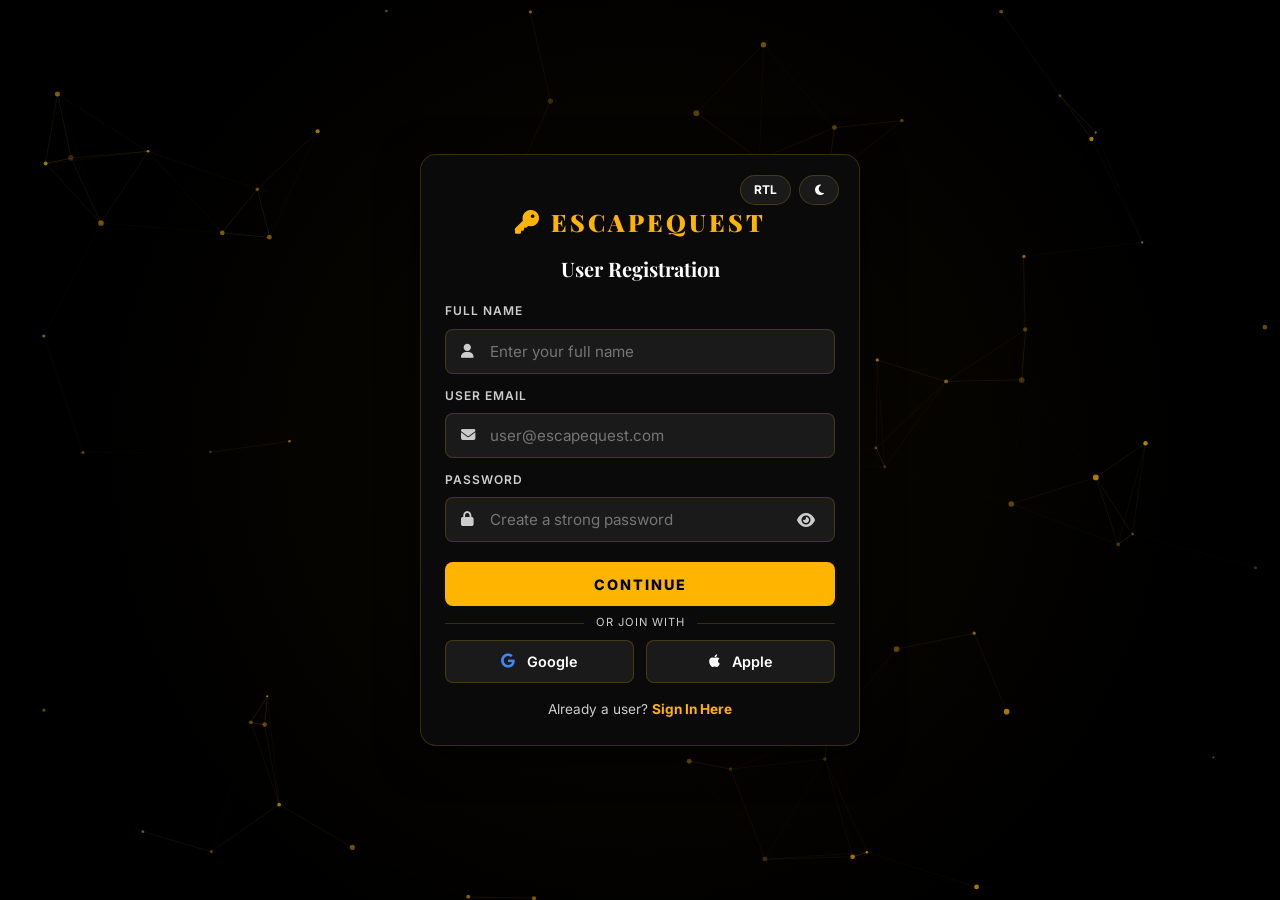
<file: signup.html>
<!DOCTYPE html>
<html lang="en" data-theme="dark">
<head>
    <meta charset="UTF-8">
    <meta name="viewport" content="width=device-width, initial-scale=1.0">
    <title>Sign Up | ESCAPEQUEST</title>
    <meta name="description" content="Register as a new agent and start your immersive adventure.">

    <!-- Google Fonts -->
    <link rel="preconnect" href="https://fonts.googleapis.com">
    <link rel="preconnect" href="https://fonts.gstatic.com" crossorigin>
    <link href="https://fonts.googleapis.com/css2?family=Inter:wght@300;400;600;800&family=Playfair+Display:wght@700;900&display=swap" rel="stylesheet">

    <!-- Font Awesome -->
    <link rel="stylesheet" href="https://cdnjs.cloudflare.com/ajax/libs/font-awesome/6.4.0/css/all.min.css">

    <link rel="icon" type="image/png" href="images/favicon.png">

    <!-- Styles -->
    <link rel="stylesheet" href="css/global.css">
    <link rel="stylesheet" href="css/auth.css">
    <link rel="stylesheet" href="css/premium.css">
</head>
<body class="auth-page">
    <canvas id="particles-canvas"></canvas>

    <div class="auth-card">
        <!-- Toggles -->
        <div class="auth-controls">
            <button id="rtl-toggle" class="auth-toggle-btn" title="Toggle RTL">
                RTL
            </button>
            <button id="theme-toggle" class="auth-toggle-btn" title="Toggle Theme">
                <i class="fas fa-moon"></i>
            </button>
        </div>

        <!-- Logo -->
        <div class="auth-logo">
            <a href="index.html">
                <i class="fas fa-key logo-icon"></i>
                <h2>ESCAPEQUEST</h2>
            </a>
        </div>

        <div class="auth-header">
            <h1>User Registration</h1>
        </div>

        <!-- Signup Form -->
        <form class="auth-form" action="dashboard.html" method="GET">
            <div class="input-group">
                <label for="fullname">Full Name</label>
                <div class="input-wrapper">
                    <i class="fas fa-user field-icon"></i>
                    <input type="text" id="fullname" class="auth-input" placeholder="Enter your full name" required>
                </div>
            </div>

            <div class="input-group">
                <label for="email">User Email</label>
                <div class="input-wrapper">
                    <i class="fas fa-envelope field-icon"></i>
                    <input type="email" id="email" class="auth-input" placeholder="user@escapequest.com" required>
                </div>
            </div>

            <div class="input-group">
                <label for="password">Password</label>
                <div class="input-wrapper">
                    <i class="fas fa-lock field-icon"></i>
                    <input type="password" id="password" class="auth-input" placeholder="Create a strong password" required>
                    <i class="fas fa-eye password-toggle"></i>
                </div>
            </div>


            <button type="submit" class="auth-btn">continue</button>
        </form>

        <!-- Social Logins -->
        <div class="social-separator">
            <span>Or join with</span>
        </div>

        <div class="social-buttons">
            <button class="social-btn">
                <i class="fab fa-google" style="color: #4285F4;"></i>
                <span>Google</span>
            </button>
            <button class="social-btn">
                <i class="fab fa-apple"></i>
                <span>Apple</span>
            </button>
        </div>

        <div class="auth-footer">
            Already a user? <a href="login.html">Sign In Here</a>
        </div>
    </div>

    <!-- Scripts -->
    <script src="js/particles.js"></script>
    <script src="js/auth.js"></script>
</body>
</html>
</file>
<file: css/global.css>
:root {
    /* Fonts */
    --font-heading: 'Playfair Display', serif;
    --font-body: 'Inter', sans-serif;

    /* Breakpoints */
    --mobile: 640px;
    --tablet: 1024px;
    --desktop: 1280px;

    /* Transitions */
    --transition-fast: 0.2s ease;
    --transition-slow: 0.4s cubic-bezier(0.4, 0, 0.2, 1);

    /* Typography */
    --base-font-size: 16px;
}

/* Breakout Dark Theme (Default) */
[data-theme="dark"] {
    --bg-primary: #000000;
    --bg-secondary: #0a0a0a;
    --surface: #1a1a1a;
    --text-primary: #ffffff;
    --text-secondary: #cccccc;
    --accent: #ffb400;
    --accent-hover: #ffcc00;
    --border: rgba(255, 180, 0, 0.2);
    --glass: rgba(0, 0, 0, 0.9);
    --shadow: 0 10px 40px rgba(0, 0, 0, 0.8);
    --nav-bg: #000000;
    --nav-text: #ffffff;
}

/* Breakout Light Theme */
[data-theme="light"] {
    --bg-primary: #ffffff;
    --bg-secondary: #f5f5f5;
    --surface: #e0e0e0;
    --text-primary: #000000;
    --text-secondary: #333333;
    --accent: #ffb400;
    --accent-hover: #e6a100;
    --border: rgba(255, 180, 0, 0.2);
    --glass: rgba(255, 255, 255, 0.8);
    --shadow: 0 10px 30px rgba(0, 0, 0, 0.1);
    --nav-bg: #ffffff;
    --nav-text: #000000;
}

/* RTL Support */
[dir="rtl"] {
    direction: rtl;
}

* {
    margin: 0;
    padding: 0;
    box-sizing: border-box;
}

body {
    background-color: var(--bg-primary);
    color: var(--text-primary);
    font-family: var(--font-body);
    font-size: var(--base-font-size);
    line-height: 1.6;
    transition: background-color var(--transition-slow), color var(--transition-slow);
    min-height: 100vh;
    overflow-x: hidden;
}

h1, h2, h3, h4, h5, h6 {
    font-family: var(--font-heading);
}

a {
    text-decoration: none;
    color: inherit;
    transition: var(--transition-fast);
}

button {
    cursor: pointer;
    border: none;
    background: none;
    font-family: inherit;
}

ul {
    list-style: none;
}

/* Utility Classes */
.container {
    max-width: 1400px;
    margin: 0 auto;
    padding: 0 2rem;
}

.section {
    padding: 8rem 0;
}

.section-tag {
    display: inline-block;
    color: var(--accent);
    text-transform: uppercase;
    letter-spacing: 4px;
    font-weight: 800;
    font-size: 0.75rem;
    margin-bottom: 1rem;
    border: 1px solid var(--accent);
    padding: 0.4rem 1.2rem;
    border-radius: 50px;
}

.section-header {
    margin-bottom: 5rem;
    text-align: center;
}

.section-title {
    font-size: 3rem;
    color: var(--accent);
    margin-bottom: 1rem;
    text-transform: uppercase;
    font-weight: 900;
}

.section-subtitle {
    font-size: 1.1rem;
    color: var(--text-secondary);
    max-width: 600px;
    margin: 0 auto;
}

.grid {
    display: grid;
    gap: 2.5rem;
}

.grid-3 { grid-template-columns: repeat(3, 1fr); }
.grid-4 { grid-template-columns: repeat(4, 1fr); }

/* Animation Classes */
.reveal {
    opacity: 0;
    transform: translateY(30px);
    transition: 0.8s cubic-bezier(0.4, 0, 0.2, 1);
}

.reveal.active {
    opacity: 1;
    transform: translateY(0);
}

/* Card Components */
.card {
    background: var(--bg-secondary);
    border: 1px solid var(--border);
    border-radius: 8px;
    padding: 2.5rem;
    transition: var(--transition-slow);
}

.card:hover {
    border-color: var(--accent);
    transform: translateY(-10px);
    box-shadow: var(--shadow);
}

.mission-card {
    padding: 0;
    overflow: hidden;
    position: relative;
    aspect-ratio: 4/5;
}

.mission-img {
    width: 100%;
    height: 100%;
    object-fit: cover;
    transition: var(--transition-slow);
}

.mission-card:hover .mission-img {
    transform: scale(1.1);
}

.mission-overlay {
    position: absolute;
    bottom: 0;
    left: 0;
    width: 100%;
    padding: 3rem 2rem;
    background: linear-gradient(transparent, rgba(0,0,0,0.9));
    color: #fff;
}

.mission-tag {
    background: var(--accent);
    color: #000;
    padding: 0.3rem 0.8rem;
    font-size: 0.75rem;
    font-weight: 800;
    text-transform: uppercase;
    border-radius: 4px;
    margin-bottom: 1rem;
    display: inline-block;
}

/* Stat Components */
.stat-item {
    text-align: center;
}

.stat-number {
    font-size: 4rem;
    font-weight: 900;
    color: var(--accent);
    line-height: 1;
    margin-bottom: 0.5rem;
}

.stat-label {
    font-size: 0.9rem;
    text-transform: uppercase;
    letter-spacing: 2px;
    color: var(--text-secondary);
}

@media (max-width: 1024px) {
    .grid-3, .grid-4 { grid-template-columns: repeat(2, 1fr); }
    .section { padding: 5rem 0; }
}

@media (max-width: 640px) {
    .grid-3, .grid-4 { grid-template-columns: 1fr; }
    .section-title { font-size: 2.5rem; }
    .container { padding: 0 1.5rem; }
}
</file>
<file: css/navbar.css>
.navbar {
    position: fixed;
    top: 0;
    left: 0;
    width: 100%;
    z-index: 1000;
    background: var(--nav-bg);
    border-bottom: 2px solid var(--accent);
    transition: var(--transition-slow);
}

.navbar .container {
    display: flex;
    align-items: center;
    justify-content: space-between;
    height: 60px;
}

/* Logo Section */
.logo {
    display: flex;
    align-items: center;
    gap: 0.4rem;
    font-family: var(--font-heading);
    font-size: 1.4rem;
    font-weight: 900;
    color: var(--accent);
    text-transform: uppercase;
    letter-spacing: -0.5px;
    text-decoration: none;
}

.logo-text {
    line-height: 1;
}

.logo-icon {
    font-size: 1.2rem;
}

/* Navigation Links */
.nav-menu {
    display: flex;
    align-items: center;
    gap: 1.2rem;
}

.nav-item {
    position: relative;
}

.nav-link {
    font-weight: 700;
    font-size: 0.75rem;
    color: var(--nav-text);
    text-transform: uppercase;
    letter-spacing: 1px;
    padding: 0.4rem 0;
    display: flex;
    align-items: center;
    gap: 0.3rem;
    transition: var(--transition-fast);
}

.nav-link:hover,
.nav-link.active {
    color: var(--accent);
}

.nav-link.active {
    position: relative;
}

.nav-link.active::after {
    content: '';
    position: absolute;
    bottom: 0;
    left: 0;
    width: 100%;
    height: 2px;
    background: var(--accent);
    box-shadow: 0 0 10px var(--accent);
}

/* Dropdown */
.dropdown-menu {
    position: absolute;
    top: 100%;
    left: 0;
    background: var(--bg-secondary);
    border: 1px solid var(--border);
    box-shadow: var(--shadow);
    padding: 0.4rem;
    min-width: 150px;
    opacity: 0;
    visibility: hidden;
    transform: translateY(10px);
    transition: var(--transition-fast);
    border-radius: 4px;
}

.nav-item:hover .dropdown-menu {
    opacity: 1;
    visibility: visible;
    transform: translateY(0);
}

.dropdown-item {
    padding: 0.5rem 0.8rem;
    display: block;
    color: var(--text-primary);
    font-size: 0.72rem;
    font-weight: 600;
}

.dropdown-item:hover {
    background: var(--accent);
    color: #000;
}

/* Right Controls */
.nav-controls {
    display: flex;
    align-items: center;
    gap: 0.8rem;
}

.control-icon {
    background: none;
    border: none;
    color: var(--accent);
    font-size: 1rem;
    cursor: pointer;
    transition: var(--transition-fast);
}

.control-icon:hover {
    color: var(--nav-text);
    transform: scale(1.1);
}

/* RTL Button (text button instead of icon) */
.control-btn-rtl {
    background: transparent;
    border: 1px solid var(--accent);
    color: var(--accent);
    font-size: 0.65rem;
    font-weight: 800;
    text-transform: uppercase;
    letter-spacing: 1px;
    padding: 0.3rem 0.7rem;
    border-radius: 4px;
    cursor: pointer;
    transition: var(--transition-fast);
    font-family: var(--font-body);
}

.control-btn-rtl:hover {
    background: var(--accent);
    color: #000;
}

/* Login Button (Desktop only) */
.login-btn--desktop {
    background: var(--accent);
    color: #000;
    padding: 0.35rem 1rem;
    border-radius: 4px;
    font-weight: 800;
    font-size: 0.72rem;
    text-transform: uppercase;
    letter-spacing: 0.5px;
    transition: var(--transition-fast);
}

.login-btn--desktop:hover {
    background: var(--nav-text);
    color: var(--nav-bg);
    transform: translateY(-2px);
}

/* Login link inside mobile menu - hidden on desktop */
.nav-item--login-mobile {
    display: none;
}

/* Hamburger Menu */
.hamburger {
    display: none;
    flex-direction: column;
    gap: 4px;
    cursor: pointer;
}

.hamburger span {
    display: block;
    width: 22px;
    height: 2px;
    background: var(--accent);
    transition: var(--transition-fast);
}

/* Hamburger animation */
.hamburger.active span:nth-child(1) {
    transform: rotate(45deg) translate(4px, 4px);
}
.hamburger.active span:nth-child(2) {
    opacity: 0;
}
.hamburger.active span:nth-child(3) {
    transform: rotate(-45deg) translate(4px, -4px);
}

/* Responsive Breakpoints */

/* Large Screens (> 1280px) */
@media (min-width: 1281px) {
    .container {
        max-width: 1400px;
    }
    .nav-menu {
        gap: 1.5rem;
    }
}

/* Desktop (1024px - 1280px) */
@media (max-width: 1280px) and (min-width: 1025px) {
    .nav-menu {
        gap: 1rem;
    }
    .nav-link {
        font-size: 0.7rem;
    }
}

/* Tablet & Mobile (< 1024px) */
@media (max-width: 1024px) {
    .hamburger {
        display: flex;
    }

    /* Hide desktop login, show mobile login */
    .login-btn--desktop {
        display: none;
    }

    .nav-item--login-mobile {
        display: block;
    }

    .login-link-mobile {
        background: var(--accent);
        color: #000 !important;
        padding: 0.6rem 1.5rem;
        border-radius: 4px;
        font-weight: 800;
        text-align: center;
        display: block;
        margin-top: 0.5rem;
    }

    .nav-menu {
        position: fixed;
        top: 60px;
        right: -100%;
        width: 100%;
        height: calc(100vh - 60px);
        background: var(--nav-bg);
        flex-direction: column;
        padding: 1.5rem 2rem;
        gap: 1rem;
        transition: 0.4s ease;
        z-index: 999;
    }

    .nav-menu.active {
        right: 0;
    }

    .nav-link {
        font-size: 0.9rem;
    }

    .dropdown-menu {
        position: static;
        opacity: 1;
        visibility: visible;
        transform: none;
        display: none;
        background: transparent;
        border: none;
        padding-left: 1.5rem;
    }

    .nav-item.active .dropdown-menu {
        display: block;
    }
}

/* Mobile (< 640px) */
@media (max-width: 639px) {
    .logo-text {
        font-size: 1.1rem;
    }

    .nav-controls {
        gap: 0.4rem;
    }

    .control-btn-rtl {
        font-size: 0.6rem;
        padding: 0.25rem 0.5rem;
    }
}
</file>
<file: css/footer.css>
/* ══════════════════════════════════════════════
   FOOTER — Premium Modern Design
   ══════════════════════════════════════════════ */

.footer {
    background: var(--bg-secondary);
    border-top: 1px solid var(--border);
    color: var(--text-secondary);
    font-size: 0.9rem;
}

/* ─── Newsletter Strip ─── */
.footer__newsletter {
    display: flex;
    align-items: center;
    justify-content: space-between;
    gap: 3rem;
    padding: 3.5rem 0;
    border-bottom: 1px solid var(--border);
}

.footer__newsletter-text h3 {
    font-family: var(--font-heading);
    font-size: 1.5rem;
    color: var(--text-primary);
    margin-bottom: 0.4rem;
}

.footer__newsletter-text p {
    color: var(--text-secondary);
    font-size: 0.85rem;
}

.footer__newsletter-form {
    display: flex;
    gap: 0;
    flex-shrink: 0;
}

.footer__newsletter-form input {
    padding: 0.9rem 1.5rem;
    border: 1px solid var(--border);
    border-right: none;
    border-radius: 50px 0 0 50px;
    background: var(--bg-primary);
    color: var(--text-primary);
    font-family: var(--font-body);
    font-size: 0.85rem;
    width: 280px;
    outline: none;
    transition: border-color 0.3s;
}

.footer__newsletter-form input:focus {
    border-color: var(--accent);
}

.footer__newsletter-form button {
    padding: 0.9rem 1.8rem;
    background: var(--accent);
    color: #000;
    border: none;
    border-radius: 0 50px 50px 0;
    font-weight: 700;
    font-size: 0.8rem;
    text-transform: uppercase;
    letter-spacing: 1px;
    cursor: pointer;
    display: flex;
    align-items: center;
    gap: 0.5rem;
    transition: background 0.3s;
    white-space: nowrap;
}

.footer__newsletter-form button:hover {
    background: var(--accent-hover);
}

/* ─── Main Grid ─── */
.footer__grid {
    display: grid;
    grid-template-columns: 1.8fr 1fr 1fr 1fr 1.2fr;
    gap: 3rem;
    padding: 4rem 0;
}

/* Brand Column */
.footer__brand .footer-logo {
    display: flex;
    align-items: center;
    gap: 0.6rem;
    margin-bottom: 1.2rem;
}

.footer__brand .footer-logo .logo-icon {
    font-size: 1.5rem;
    color: var(--accent);
}

.footer__brand .footer-logo span {
    font-family: var(--font-heading);
    font-size: 1.4rem;
    font-weight: 900;
    color: var(--text-primary);
    letter-spacing: 2px;
}

.footer__about {
    line-height: 1.8;
    margin-bottom: 1.5rem;
    font-size: 0.85rem;
}

.footer__socials {
    display: flex;
    gap: 0.8rem;
}

.footer__socials a {
    width: 40px;
    height: 40px;
    display: flex;
    align-items: center;
    justify-content: center;
    border-radius: 50%;
    border: 1px solid var(--border);
    color: var(--text-secondary);
    font-size: 0.9rem;
    transition: all 0.3s;
}

.footer__socials a:hover {
    background: var(--accent);
    border-color: var(--accent);
    color: #000;
    transform: translateY(-3px);
}

/* Column Headings */
.footer__heading {
    color: var(--text-primary);
    font-family: var(--font-body);
    font-size: 0.85rem;
    font-weight: 800;
    text-transform: uppercase;
    letter-spacing: 2px;
    margin-bottom: 1.5rem;
    position: relative;
    padding-bottom: 0.8rem;
}

.footer__heading::after {
    content: '';
    position: absolute;
    bottom: 0;
    left: 0;
    width: 30px;
    height: 2px;
    background: var(--accent);
}

/* Link Lists */
.footer__links {
    list-style: none;
}

.footer__links li {
    margin-bottom: 0.7rem;
}

.footer__links a {
    color: var(--text-secondary);
    font-size: 0.85rem;
    transition: all 0.3s;
    position: relative;
    display: inline-block;
}

.footer__links a::before {
    content: '';
    position: absolute;
    bottom: -2px;
    left: 0;
    width: 0;
    height: 1px;
    background: var(--accent);
    transition: width 0.3s;
}

.footer__links a:hover {
    color: var(--accent);
}

.footer__links a:hover::before {
    width: 100%;
}

/* Contact Info */
.footer__contact {
    list-style: none;
}

.footer__contact li {
    margin-bottom: 0.9rem;
    display: flex;
    align-items: flex-start;
    gap: 0.8rem;
    font-size: 0.85rem;
    line-height: 1.5;
}

.footer__contact i {
    color: var(--accent);
    font-size: 0.85rem;
    margin-top: 0.15rem;
    width: 16px;
    text-align: center;
    flex-shrink: 0;
}

/* ─── Bottom Bar ─── */
.footer__bottom {
    padding: 2rem 0;
    border-top: 1px solid var(--border);
    display: flex;
    justify-content: space-between;
    align-items: center;
    font-size: 0.8rem;
}

.footer__bottom-links {
    display: flex;
    gap: 2rem;
}

.footer__bottom-links a {
    color: var(--text-secondary);
    transition: color 0.3s;
}

.footer__bottom-links a:hover {
    color: var(--accent);
}

/* ─── Responsive ─── */
@media (max-width: 1024px) {
    .footer__grid {
        grid-template-columns: 1fr 1fr;
        gap: 2.5rem;
    }

    .footer__brand {
        grid-column: span 2;
    }

    .footer__newsletter {
        flex-direction: column;
        text-align: center;
        gap: 1.5rem;
    }

    .footer__newsletter-form input {
        width: 220px;
    }
}

@media (max-width: 640px) {
    .footer__grid {
        grid-template-columns: 1fr;
        gap: 2rem;
    }

    .footer__brand {
        grid-column: span 1;
        text-align: center;
    }

    .footer__socials {
        justify-content: center;
    }

    .footer__heading::after {
        left: 50%;
        transform: translateX(-50%);
    }

    .footer__col {
        text-align: center;
    }

    .footer__contact li {
        justify-content: center;
    }

    .footer__links a::before {
        left: 50%;
        transform: translateX(-50%);
    }

    .footer__newsletter-form {
        flex-direction: column;
        width: 100%;
    }

    .footer__newsletter-form input {
        width: 100%;
        border-radius: 50px;
        border-right: 1px solid var(--border);
    }

    .footer__newsletter-form button {
        border-radius: 50px;
        justify-content: center;
    }

    .footer__bottom {
        flex-direction: column;
        gap: 1rem;
        text-align: center;
    }
}
</file>
<file: css/about.css>
:root {
  --font-heading: 'Playfair Display', serif;
  --font-body: 'Inter', sans-serif;
  --font-mono: 'Space Mono', monospace;
  --mobile: 640px;
  --tablet: 1024px;
  --desktop: 1280px;
  --transition-fast: 0.2s ease;
  --transition-slow: 0.4s cubic-bezier(0.4, 0, 0.2, 1);
  --base-font-size: 16px;
}

[data-theme="dark"] {
  --bg-primary: #000000;
  --bg-secondary: #0a0a0a;
  --surface: #1a1a1a;
  --text-primary: #ffffff;
  --text-secondary: #cccccc;
  --accent: #ffb400;
  --accent-hover: #ffcc00;
  --border: rgba(255, 180, 0, 0.2);
  --glass: rgba(0, 0, 0, 0.9);
  --shadow: 0 10px 40px rgba(0, 0, 0, 0.8);
  --nav-bg: #000000;
  --nav-text: #ffffff;
}

[data-theme="light"] {
  --bg-primary: #ffffff;
  --bg-secondary: #f5f5f5;
  --surface: #e0e0e0;
  --text-primary: #000000;
  --text-secondary: #333333;
  --accent: #ffb400;
  --accent-hover: #e6a100;
  --border: rgba(255, 180, 0, 0.2);
  --glass: rgba(255, 255, 255, 0.8);
  --shadow: 0 10px 30px rgba(0, 0, 0, 0.1);
  --nav-bg: #ffffff;
  --nav-text: #000000;
}



html { scroll-behavior: smooth; }

body {
  background-color: var(--bg-primary);
  color: var(--text-primary);
  font-family: var(--font-body);
  font-size: 16px;
  line-height: 1.6;
  overflow-x: hidden;
  transition: background-color var(--transition-slow), color var(--transition-slow);
}


h1, h2, h3, h4 { font-family: var(--font-heading); line-height: 1.1; }
a { text-decoration: none; color: inherit; transition: var(--transition-fast); }
ul { list-style: none; }
button { cursor: pointer; border: none; background: none; font-family: inherit; }
img { max-width: 100%; display: block; }
.section-tag {
    display: inline-block;
    color: var(--accent);
    text-transform: uppercase;
    letter-spacing: 4px;
    font-weight: 800;
    font-size: 0.75rem;
    margin-bottom: 1rem;
    border: 2px solid var(--accent);
    padding: 0.4rem 1.2rem;
    border-radius: 50px;
}

.section { padding: 8rem 0; }


.btn-primary{
    display: inline-flex;
    align-items: center;
    gap: 0.6rem;
    font-family: var(--font-body);
    font-weight: 700;
    text-transform: uppercase;
    letter-spacing: 1px;
    border-radius: 50px;
    cursor: pointer;
    transition: all 0.3s ease;
    text-decoration: none;
    border: 2px solid transparent;
    background: var(--accent);
    color: #000;
    padding: 1rem 2.5rem;
    font-size: 0.85rem;
    box-shadow: 0 4px 25px rgba(255, 180, 0, 0.35);
}

.btn-primary:hover{
    background: var(--accent-hover);
    box-shadow: 0 6px 35px rgba(255, 180, 0, 0.55);
    transform: translateY(-3px);
}


.btn-secondary{
    background:transparent;
    color:var(--text-primary);
    border:1px solid var(--border);
}

.btn-secondary:hover{
    background:var(--surface);
    border-color:var(--accent);
    color:var(--accent);
}

.label {
  font-family: var(--font-mono);
  font-size: 0.68rem;
  letter-spacing: 0.4em;
  text-transform: uppercase;
  color: var(--accent);
  display: inline-flex;
  align-items: center;
  gap: 0.9rem;
  margin-bottom: 1.25rem;
}
.label::before {
  content: '';
  display: block;
  width: 32px;
  height: 1px;
  background: var(--accent);
  flex-shrink: 0;
}


.reveal {
  opacity: 0;
  transform: translateY(36px);
  transition: opacity 0.9s cubic-bezier(0.4,0,0.2,1), transform 0.9s cubic-bezier(0.4,0,0.2,1);
}
.reveal.active { opacity: 1; transform: translateY(0); }
.reveal-left { opacity: 0; transform: translateX(-40px); transition: opacity 0.9s cubic-bezier(0.4,0,0.2,1), transform 0.9s cubic-bezier(0.4,0,0.2,1); }
.reveal-left.active { opacity: 1; transform: translateX(0); }
.reveal-right { opacity: 0; transform: translateX(40px); transition: opacity 0.9s cubic-bezier(0.4,0,0.2,1), transform 0.9s cubic-bezier(0.4,0,0.2,1); }
.reveal-right.active { opacity: 1; transform: translateX(0); }
.d1 { transition-delay: 0.1s; }
.d2 { transition-delay: 0.2s; }
.d3 { transition-delay: 0.3s; }
.d4 { transition-delay: 0.4s; }
.d5 { transition-delay: 0.5s; }
/* ==============================
   ABOUT HERO (MATCH MAIN HERO)
================================ */

.about-hero{
    position:relative;
    min-height:90vh;
    display:flex;
    align-items:center;
    overflow:hidden;
    padding:8rem 0 5rem;
    background:var(--bg-primary);
}



.hero-bg{
    position:absolute;
    inset:0;
    z-index:0;
}

#heroBg{
    position:absolute;
    inset:0;
    width:100%;
    height:100%;
}



.hero-grid{
    position:absolute;
    inset:0;
    background-image:
        linear-gradient(var(--border) 1px, transparent 1px),
        linear-gradient(90deg, var(--border) 1px, transparent 1px);
    background-size:50px 50px;
    opacity:.15;
}



.hero-vignette{
    position:absolute;
    inset:0;
    background:
      radial-gradient(circle at center,
      transparent 20%,
      var(--bg-primary) 100%);
}



.about-hero .container{
    position:relative;
    z-index:2;
}



.hero-top{
    display:flex;
    justify-content:space-between;
    align-items:center;
    margin-bottom:2rem;
    flex-wrap:wrap;
    gap:1rem;
}

.hero-eyebrow{
    font-size:.75rem;
    letter-spacing:.25em;
    text-transform:uppercase;
    color:var(--accent);
    font-weight:700;
}

.hero-badge{
    font-size:.7rem;
    letter-spacing:.2em;
    text-transform:uppercase;
    color:var(--text-secondary);
    border:1px solid var(--border);
    padding:.4rem .8rem;
}



.about-hero-title{
    font-size:clamp(3rem,8vw,6rem);
    font-weight:900;
    line-height:.95;
    margin-bottom:2rem;
    color:var(--text-primary);
}

.accent-word{
    color:var(--accent);
}



.hero-bottom{
    display:grid;
    grid-template-columns:1.2fr .8fr;
    gap:3rem;
    align-items:center;
}



.hero-desc{
    font-size:1.05rem;
    line-height:1.8;
    color:var(--text-secondary);
    max-width:600px;
}



.hero-stats{
    display:flex;
    gap:2rem;
    justify-content:flex-end;
}

.hero-stat{
    text-align:center;
}

.hero-stat-num{
    font-size:2.5rem;
    font-weight:900;
    color:var(--accent);
}

.hero-stat-label{
    font-size:.7rem;
    letter-spacing:.15em;
    text-transform:uppercase;
    color:var(--text-secondary);
}

/* ==============================
   ANIMATIONS
================================ */

.reveal{
    opacity:0;
    transform:translateY(30px);
    transition:.8s ease;
}

.reveal.active{
    opacity:1;
    transform:translateY(0);
}

.reveal-delay-1{ transition-delay:.15s; }
.reveal-delay-2{ transition-delay:.3s; }

/* ==============================
   RESPONSIVE
================================ */

@media (max-width:1024px){

    .hero-bottom{
        grid-template-columns:1fr;
        text-align:center;
    }

    .hero-stats{
        justify-content:center;
    }

    .hero-top{
        justify-content:center;
        text-align:center;
    }
}

@media (max-width:640px){

    .about-hero{
        padding:7rem 0 4rem;
    }

    .about-hero-title{
        font-size:2.7rem;
    }

    .hero-desc{
        font-size:.95rem;
    }

    .hero-stats{
        gap:1.5rem;
    }

    .hero-stat-num{
        font-size:2rem;
    }
}

/* ═══════════════════════════════════════
   MANIFESTO SECTION (UPDATED)
═══════════════════════════════════════ */

.manifesto-section {
  background: var(--accent);
  padding: 7rem 0;
  position: relative;
  overflow: hidden;
}


.manifesto-noise {
  position: absolute;
  inset: 0;
  opacity: 0.04;
  background-image: url("data:image/svg+xml,%3Csvg viewBox='0 0 256 256' xmlns='http://www.w3.org/2000/svg'%3E%3Cfilter id='n'%3E%3CfeTurbulence type='fractalNoise' baseFrequency='0.9' numOctaves='4' stitchTiles='stitch'/%3E%3C/filter%3E%3Crect width='100%25' height='100%25' filter='url(%23n)'/%3E%3C/svg%3E");
  background-size: 256px;
  pointer-events: none;
}


.manifesto-inner {
  position: relative;
  z-index: 1;
  text-align: center;
  max-width: 900px;
  margin: 3rem auto 0;
}


.manifesto-divider {
  width: 60px;
  height: 2px;
  background: rgba(0,0,0,0.2);
  margin: 0 auto 2rem;
}


.manifesto-quote {
  font-family: var(--font-heading);
  font-size: clamp(2rem, 4.5vw, 3.5rem);
  font-weight: 700;
  color: #000;
  line-height: 1.3;
  margin-bottom: 2.5rem;
}


.manifesto-quote em {
  font-style: italic;
  position: relative;
}

.manifesto-quote em::after {
  content: '';
  position: absolute;
  bottom: -4px;
  left: 0;
  right: 0;
  height: 3px;
  background: #000;
  opacity: 0.25;
}


.manifesto-sig {
  font-family: var(--font-mono);
  font-size: 0.7rem;
  letter-spacing: 0.2em;
  color: rgba(0,0,0,0.6);
  margin-bottom: 2rem;
}


.manifesto-btn {
  margin-top: 1rem;
}

/* ═══════════════════════════════════════
   REVEAL ANIMATION
═══════════════════════════════════════ */

.reveal {
  opacity: 0;
  transform: translateY(40px);
  transition: 0.8s cubic-bezier(0.4, 0, 0.2, 1);
}

.reveal.active {
  opacity: 1;
  transform: translateY(0);
}

.reveal-delay-1 { transition-delay: 0.15s; }

/* ═══════════════════════════════════════
   RESPONSIVE
═══════════════════════════════════════ */

@media (max-width:1024px){
  .manifesto-section{
    padding:6rem 0;
  }
}

@media (max-width:768px){
  .manifesto-section{
    padding:5rem 0;
  }

  .manifesto-quote{
    font-size: clamp(1.6rem, 6vw, 2.4rem);
  }
}

@media (max-width:480px){
  .manifesto-section{
    padding:4rem 0;
  }

  .manifesto-quote{
    font-size: 1.4rem;
  }

  .manifesto-divider{
    width: 40px;
  }
}



.origin-section {
  background: var(--bg-secondary);
  padding: 8rem 0;
}

.origin-grid {
  display: grid;
  grid-template-columns: 1fr 1fr;
  gap: 6rem;
  align-items: center;
}


.origin-visual {
  position: relative;
}

.origin-frame {
  width: 100%;
  aspect-ratio: 3/4;
  background: var(--surface);
  position: relative;
  overflow: hidden;
}


.origin-image {
  width: 100%;
  height: 100%;
  object-fit: cover;
  filter: brightness(0.8) contrast(1.1);
  transition: transform 0.6s ease;
}

.origin-frame:hover .origin-image {
  transform: scale(1.05);
}


.origin-frame-border {
  position: absolute;
  inset: -1px;
  border: 1px solid var(--border);
  z-index: 2;
}


.origin-float-accent {
  position: absolute;
  top: 2rem;
  left: -2rem;
  width: 70px;
  height: 70px;
  background: var(--accent);
  display: flex;
  align-items: center;
  justify-content: center;
  font-size: 1.8rem;
  z-index: 3;
}

.origin-float-tag {
  position: absolute;
  bottom: 2rem;
  right: -2rem;
  background: var(--bg-primary);
  border: 1px solid var(--border);
  padding: 1rem 1.5rem;
  z-index: 3;
}

.origin-float-tag-year {
  font-family: var(--font-heading);
  font-size: 2rem;
  font-weight: 900;
  color: var(--accent);
}

.origin-float-tag-lbl {
  font-size: 0.65rem;
  letter-spacing: 0.2em;
  text-transform: uppercase;
  color: var(--text-secondary);
}


.origin-body {
  color: var(--text-secondary);
  line-height: 1.8;
  margin-bottom: 1rem;
}

.origin-pull-quote {
  margin: 2rem 0;
  padding-left: 1.5rem;
  border-left: 3px solid var(--accent);
}

.origin-pull-quote p {
  font-family: var(--font-heading);
  font-size: 1.2rem;
  font-style: italic;
  color: var(--text-primary);
}


.reveal,
.reveal-left,
.reveal-right {
  opacity: 0;
  transition: 0.8s ease;
}

.reveal { transform: translateY(40px); }
.reveal-left { transform: translateX(-60px); }
.reveal-right { transform: translateX(60px); }

.reveal.active,
.reveal-left.active,
.reveal-right.active {
  opacity: 1;
  transform: translate(0);
}


@media (max-width:1024px){
  .origin-grid{
    grid-template-columns: 1fr;
    gap: 4rem;
  }

  .origin-float-accent,
  .origin-float-tag{
    display: none;
  }
}

@media (max-width:768px){
  .origin-section{
    padding: 6rem 0;
  }
}

@media (max-width:480px){
  .origin-section{
    padding: 4rem 0;
  }
}


/* ================================
   VALUES SECTION
================================ */

.values-section {
  background: var(--bg-primary);
  padding: 9rem 0;
  position: relative;
  overflow: hidden;
}


.values-bg-word {
  position: absolute;
  top: 50%;
  left: 50%;
  transform: translate(-50%, -50%);
  font-family: var(--font-heading);
  font-size: clamp(10rem, 25vw, 22rem);
  font-weight: 900;
  color: var(--surface);
  white-space: nowrap;
  opacity: 0.35;
  z-index: 0;
}

[data-theme="light"] .values-bg-word {
  opacity: 0.06;
}


.section-header {
  text-align: center;
  margin-bottom: 5rem;
  position: relative;
  z-index: 1;
}

.section-tag {
  display: inline-block;
  padding: 0.4rem 1rem;
  border: 1px solid var(--border);
  font-size: 0.7rem;
  letter-spacing: 0.2em;
  text-transform: uppercase;
  color: var(--accent);
  margin-bottom: 1rem;
}

.section-title {
  font-size: clamp(2.2rem, 4.5vw, 4rem);
  font-weight: 900;
}

.section-title em {
  color: var(--accent);
  font-style: italic;
}


.values-grid {
  display: grid;
  grid-template-columns: repeat(3, 1fr);
  gap: 1.5rem;
  position: relative;
  z-index: 1;
}


.value-card {
  padding: 3rem 2.5rem;
  border: 1px solid var(--border);
  background: var(--bg-secondary);
  transition: var(--transition-slow);
  position: relative;
  overflow: hidden;
}

.value-card::before {
  content: '';
  position: absolute;
  bottom: 0;
  left: 0;
  width: 100%;
  height: 0;
  background: var(--accent);
  transition: 0.5s ease;
}

.value-card:hover::before {
  height: 4px;
}

.value-card:hover {
  transform: translateY(-8px);
  border-color: var(--accent);
  box-shadow: var(--shadow);
}


.value-num {
  font-family: var(--font-mono);
  font-size: 0.65rem;
  letter-spacing: 0.3em;
  color: var(--accent);
  margin-bottom: 1.5rem;
}

.value-icon {
  font-size: 2.5rem;
  margin-bottom: 1rem;
  display: block;
}

.value-title {
  font-size: 1.3rem;
  font-weight: 700;
  margin-bottom: 0.7rem;
  color: var(--text-primary);
}

.value-desc {
  font-size: 0.9rem;
  color: var(--text-secondary);
  line-height: 1.7;
}

/* ================================
   ANIMATIONS
================================ */

.reveal {
  opacity: 0;
  transform: translateY(40px);
  transition: 0.8s ease;
}

.reveal.active {
  opacity: 1;
  transform: translateY(0);
}

.d1 { transition-delay: 0.1s; }
.d2 { transition-delay: 0.2s; }
.d3 { transition-delay: 0.3s; }

/* ================================
   RESPONSIVE
================================ */

@media (max-width: 1024px) {
  .values-grid {
    grid-template-columns: repeat(2, 1fr);
  }
}

@media (max-width: 768px) {
  .values-section {
    padding: 6rem 0;
  }

  .values-grid {
    grid-template-columns: 1fr;
  }

  .value-card {
    padding: 2rem;
  }
}

@media (max-width: 480px) {
  .values-bg-word {
    font-size: 8rem;
  }
}

/* ================================
   TEAM SECTION
================================ */

.team-section {
  background: var(--bg-secondary);
  padding: 9rem 0;
}

.team-header {
  display: flex;              
  justify-content: center;    
  text-align: center;         
  margin-bottom: 5rem;
  padding-bottom: 0px;
}




.team-grid {
  display: grid;
  grid-template-columns: repeat(4, 1fr);
  gap: 1px;
  background: var(--border);
}


.team-card {
  background: var(--bg-secondary);
  overflow: hidden;
  transition: var(--transition-slow);
}


.team-portrait {
  aspect-ratio: 3/4;
  position: relative;
  overflow: hidden;
}

.team-portrait img {
  width: 100%;
  height: 100%;
  object-fit: cover;
  transition: transform 0.6s ease;
}

.team-card:hover img {
  transform: scale(1.08);
}


.team-portrait-overlay {
  position: absolute;
  inset: 0;
  background: var(--accent);
  opacity: 0;
  transition: 0.4s ease;
}

.team-card:hover .team-portrait-overlay {
  opacity: 0.15;
}


.team-info {
  padding: 1.5rem;
  border-top: 1px solid var(--border);
  transition: var(--transition-slow);
}

.team-card:hover .team-info {
  border-color: var(--accent);
}


.team-name {
  font-family: var(--font-heading);
  font-size: 1.1rem;
  font-weight: 700;
  margin-bottom: 0.3rem;
}

.team-role {
  font-family: var(--font-mono);
  font-size: 0.6rem;
  letter-spacing: 0.2em;
  text-transform: uppercase;
  color: var(--accent);
  margin-bottom: 0.7rem;
}

.team-bio {
  font-size: 0.85rem;
  color: var(--text-secondary);
  line-height: 1.6;
  opacity: 0;
  max-height: 0;
  transition: 0.4s ease;
}

.team-card:hover .team-bio {
  opacity: 1;
  max-height: 200px;
}


.team-social {
  display: flex;
  gap: 0.6rem;
  margin-top: 1rem;
}

.team-social a {
  width: 32px;
  height: 32px;
  border: 1px solid var(--border);
  display: flex;
  align-items: center;
  justify-content: center;
  font-size: 0.7rem;
  transition: 0.3s ease;
}

.team-social a:hover {
  background: var(--accent);
  border-color: var(--accent);
  color: #000;
}

/* ================================
   ANIMATIONS
================================ */

.reveal-left {
  opacity: 0;
  transform: translateX(-40px);
  transition: 0.8s ease;
}

.reveal-right {
  opacity: 0;
  transform: translateX(40px);
  transition: 0.8s ease;
}

.reveal {
  opacity: 0;
  transform: translateY(40px);
  transition: 0.8s ease;
}

.reveal.active,
.reveal-left.active,
.reveal-right.active {
  opacity: 1;
  transform: none;
}

.d1 { transition-delay: 0.1s; }
.d2 { transition-delay: 0.2s; }
.d3 { transition-delay: 0.3s; }
.d4 { transition-delay: 0.4s; }

/* ================================
   RESPONSIVE
================================ */

@media (max-width: 1024px) {
  .team-grid {
    grid-template-columns: repeat(2, 1fr);
  }

  .team-header {
    grid-template-columns: 1fr;
    gap: 2rem;
  }

  .team-header-note {
    justify-self: start;
  }
}

@media (max-width: 768px) {
  .team-section {
    padding: 6rem 0;
  }

  .team-grid {
    grid-template-columns: 1fr;
  }

  .team-card {
    border: 1px solid var(--border);
  }
}

@media (max-width: 480px) {
  .team-info {
    padding: 1.2rem;
  }

  .team-name {
    font-size: 1rem;
  }
}

.timeline-section {
  background: var(--bg-primary);
  padding: 9rem 0;
}


.section-header {
  text-align: center;
  margin-bottom: 5rem;
}

.section-tag {
  display: inline-block;
  padding: 0.4rem 1rem;
  border: 1px solid var(--border);
  font-size: 0.7rem;
  letter-spacing: 0.15em;
  text-transform: uppercase;
  color: var(--accent);
  margin-bottom: 1rem;
}

.section-title {
  font-size: clamp(2.2rem, 4.5vw, 4rem);
  font-weight: 900;
}

.section-title em {
  color: var(--accent);
}


.timeline-wrapper {
  position: relative;
  max-width: 900px;
  margin: auto;
}


.timeline-axis {
  position: absolute;
  left: 50%;
  top: 0;
  bottom: 0;
  width: 2px;
  background: var(--border);
  transform: translateX(-50%);
}

.timeline-axis-fill {
  width: 100%;
  height: 0%;
  background: var(--accent);
  transition: height 1.5s ease;
}

.timeline-axis.active .timeline-axis-fill {
  height: 100%;
}


.timeline-item {
  display: grid;
  grid-template-columns: 1fr auto 1fr;
  margin-bottom: 4rem;
  align-items: start;
}


.timeline-content-left {
  text-align: right;
  padding-right: 3rem;
}

.timeline-content-right {
  text-align: left;
  padding-left: 3rem;
}


.timeline-node {
  width: 46px;
  height: 46px;
  border: 2px solid var(--border);
  display: flex;
  align-items: center;
  justify-content: center;
  font-size: 0.7rem;
  background: var(--bg-primary);
  transition: 0.3s;
}

.timeline-item.active .timeline-node {
  background: var(--accent);
  color: #000;
  border-color: var(--accent);
}


.timeline-year {
  font-size: 0.7rem;
  letter-spacing: 0.2em;
  color: var(--accent);
}

.timeline-title {
  font-size: 1.2rem;
  font-weight: 700;
  margin: 0.5rem 0;
}

.timeline-desc {
  font-size: 0.85rem;
  color: var(--text-secondary);
}

.timeline-milestone {
  display: inline-block;
  margin-top: 0.5rem;
  font-size: 0.65rem;
  color: var(--accent);
}
/* =========================
   1024px (Tablet)
========================= */
@media (max-width: 1024px) {

  .timeline-wrapper {
    max-width: 700px;
  }

  .timeline-content-left {
    padding-right: 2rem;
  }

  .timeline-content-right {
    padding-left: 2rem;
  }
}


/* =========================
   768px (Tablet/Mobile)
========================= */
@media (max-width: 768px) {

  .timeline-wrapper {
    max-width: 100%;
    padding: 0 1.5rem;
  }

  
  .timeline-axis {
    left: 20px;
    transform: none;
  }

  
  .timeline-item {
    grid-template-columns: 40px 1fr;
    gap: 1rem;
  }

  
  .timeline-content-left,
  .timeline-content-right {
    text-align: left;
    padding: 0;
  }

  .timeline-node {
    grid-row: span 2;
  }
}


/* =========================
   360px - TRUE MOBILE TIMELINE
   FULL WIDTH SINGLE COLUMN FLOW
========================= */
@media (max-width: 360px) {

  .timeline-section {
    padding: 4rem 0;
  }

  
  .container {
    padding: 0 1rem;
  }

  .timeline-wrapper {
    max-width: 100%;
    margin: 0;
    position: relative;
  }

  
  .timeline-axis {
    left: 16px;
    transform: none;
  }

  
  .timeline-item {
    display: flex;
    flex-direction: row;
    align-items: flex-start;
    gap: 0.8rem;
    margin-bottom: 2.5rem;
    width: 100%;
  }

  .timeline-node {
    width: 32px;
    height: 32px;
    font-size: 0.6rem;
    flex-shrink: 0;
    z-index: 2;
  }

  
  .timeline-content-left,
  .timeline-content-right {
    flex: 1;
    text-align: left;
    padding: 0;
  }

  
  .timeline-content-left,
  .timeline-content-right {
    width: 100%;
  }

  
  .timeline-title {
    font-size: 1rem;
    line-height: 1.3;
  }

  .timeline-desc {
    font-size: 0.8rem;
    line-height: 1.5;
  }

  .timeline-year {
    font-size: 0.65rem;
  }

  .timeline-milestone {
    font-size: 0.6rem;
  }

  
  .section-header {
    text-align: left;
    margin-bottom: 2rem;
  }

  .section-title {
    font-size: 1.8rem;
  }
}
.recognition-section {
  background: var(--bg-secondary);
  padding: 9rem 0;
}


.section-header {
  text-align: center;
  margin-bottom: 5rem;
}

.section-tag {
  display: inline-block;
  padding: 0.4rem 1rem;
  border: 1px solid var(--border);
  font-size: 0.7rem;
  letter-spacing: 0.15em;
  text-transform: uppercase;
  color: var(--accent);
  margin-bottom: 1rem;
}

.section-title {
  font-size: clamp(2rem,4vw,3.5rem);
  font-weight: 900;
}

.section-title em {
  color: var(--accent);
}


.recognition-split {
  display: grid;
  grid-template-columns: 1fr 1fr;
  gap: 5rem;
}


.award-item {
  display: flex;
  gap: 1.5rem;
  padding: 1.5rem 0;
  border-bottom: 1px solid var(--border);
  transition: 0.3s;
}

.award-item:hover {
  transform: translateX(6px);
}

.award-icon {
  width: 50px;
  height: 50px;
  border: 1px solid var(--border);
  display: flex;
  align-items: center;
  justify-content: center;
  background: var(--surface);
  transition: 0.3s;
}

.award-item:hover .award-icon {
  background: var(--accent);
}

.award-year {
  font-size: 0.65rem;
  letter-spacing: 0.2em;
  color: var(--accent);
}

.award-title {
  font-weight: 600;
}

.award-org {
  font-size: 0.8rem;
  color: var(--text-secondary);
}


.press-grid {
  display: grid;
  grid-template-columns: repeat(2,1fr);
  gap: 1.5rem;
}

.press-card {
  background: var(--bg-primary);
  border: 1px solid var(--border);
  padding: 2rem;
  position: relative;
  transition: 0.3s;
}

.press-card:hover {
  transform: translateY(-5px);
  border-color: var(--accent);
}

.press-card::before {
  content: '"';
  position: absolute;
  top: 10px;
  right: 15px;
  font-size: 4rem;
  color: var(--accent);
  opacity: 0.15;
}

.press-logo {
  font-size: 0.65rem;
  letter-spacing: 0.2em;
  color: var(--accent);
  margin-bottom: 1rem;
}

.press-quote {
  font-size: 0.85rem;
  color: var(--text-secondary);
  font-style: italic;
}


.recognition-cta {
  text-align: center;
  margin-top: 4rem;
}




@media (max-width:1024px){
  .recognition-split {
    gap: 3rem;
  }
}


@media (max-width:768px){
  .recognition-split {
    grid-template-columns: 1fr;
  }

  .press-grid {
    grid-template-columns: 1fr;
  }
}


@media (max-width:480px){
  .section-title {
    font-size: 2rem;
  }
}

/* ===============================
   JOIN SECTION (SELF-CONTAINED)
=============================== */

.join-section{
  padding:80px 0;
  position:relative;
  overflow:hidden;
}


[data-theme="dark"] .join-section{
  background:#000;
  color:#fff;
}
[data-theme="dark"] .role-card{
  background:#1a1a1a;
  border:1px solid rgba(255,180,0,0.2);
}
[data-theme="dark"] .join-body,
[data-theme="dark"] .role-desc{
  color:#bbb;
}


[data-theme="light"] .join-section{
  background:#fff;
  color:#000;
}
[data-theme="light"] .role-card{
  background:#f2f2f2;
  border:1px solid rgba(0,0,0,0.1);
}
[data-theme="light"] .join-body,
[data-theme="light"] .role-desc{
  color:#444;
}


.join-container{
  max-width:1200px;
  margin:auto;
  padding:0 1.5rem;
}


.join-bg{
  position:absolute;
  inset:0;
  z-index:0;
}


.join-content{
  display:grid;
  grid-template-columns:1fr 1fr;
  gap:4rem;
  align-items:center;
  position:relative;
  z-index:1;
}


.join-heading{
  font-size:clamp(2rem,4vw,3.5rem);
  font-weight:900;
}
.join-heading em{
  color:#ffb400;
}
.join-body{
  margin:20px 0;
  line-height:1.7;
}


.join-btn{
  display:inline-block;
  padding:10px 20px;
  border-radius:30px;
  text-decoration:none;
  font-weight:700;
  margin-right:10px;
}

.join-btn-primary{
  background:#ffb400;
  color:#000;
}
.join-btn-ghost{
  border:1px solid rgba(255,180,0,0.3);
}


.join-grid{
  display:grid;
  grid-template-columns:1fr 1fr;
  gap:1rem;
}


.role-card{
  padding:1rem;
  transition:0.3s;
}
.role-card:hover{
  transform:translateY(-5px);
  border-color:#ffb400;
}


.join-news{
  grid-column:span 2;
  display:flex;
  justify-content:space-between;
  gap:10px;
  flex-wrap:wrap;
  padding:1rem;
  border:1px solid rgba(255,180,0,0.2);
}

.join-news input{
  padding:8px;
  border:none;
  outline:none;
}
.join-news button{
  background:#ffb400;
  border:none;
  padding:8px 12px;
}


.join-reveal{
  opacity:0;
  transform:translateY(40px);
  transition:0.6s;
}
.join-reveal.active{
  opacity:1;
  transform:none;
}

/* ===============================
   RESPONSIVE
=============================== */


@media(max-width:1024px){
  .join-content{
    gap:3rem;
  }
}


@media(max-width:768px){
  .join-content{
    grid-template-columns:1fr;
    text-align:center;
  }

  .join-grid{
    grid-template-columns:1fr 1fr;
  }

  .join-news{
    flex-direction:column;
    align-items:center;
  }
}


@media(max-width:360px){
  .join-heading{
    font-size:1.7rem;
  }

  .join-grid{
    grid-template-columns:1fr;
  }

  .join-btn{
    display:block;
    width:100%;
    margin-bottom:10px;
  }

  .join-news{
    padding:0.8rem;
  }

  .join-news button{
    width:100%;
  }
}
</file>
<file: css/blog.css>
/* Antigravity Edition: Minimalist Premium Blog CSS */
:root {
    --bg-deep: #050505;
    --bg-surface: #0a0a0a;
    --accent-gold: #D4AF37;
    --text-main: #ffffff;
    --text-muted: #a0a0a0;
    --glass-bg: rgba(255, 255, 255, 0.03);
    --glass-border: rgba(255, 255, 255, 0.08);
    --radius-lg: 32px;
    --font-heading: 'Playfair Display', serif;
    --font-body: 'Inter', sans-serif;
    --transition: 0.5s cubic-bezier(0.4, 0, 0.2, 1);
}

[data-theme="light"] {
    --bg-deep: #f8f8f8;
    --bg-surface: #ffffff;
    --text-main: #1a1a1a;
    --text-muted: #666666;
    --glass-bg: rgba(0, 0, 0, 0.02);
    --glass-border: rgba(0, 0, 0, 0.1);
}

.blog-minimalist, .blog-details-minimal {
    background-color: var(--bg-deep);
    color: var(--text-main);
    font-family: var(--font-body);
    line-height: 1.6;
}

.container {
    max-width: 1300px;
    margin: 0 auto;
    padding: 0 2rem;
}

.container-narrow {
    max-width: 850px;
}

.accent { color: var(--accent-gold); }

/* HERO MINIMAL */
.blog-hero-minimal {
    position: relative;
    padding: 12rem 0 10rem;
    text-align: center;
    background-image: linear-gradient(to bottom, rgba(5, 5, 5, 0.85), rgba(5, 5, 5, 0.7)), 
                      url('../images/haunted.webp');
    background-size: cover;
    background-position: center;
    background-attachment: fixed;
    color: #fff;
    overflow: hidden;
    margin-bottom: 4rem;
}

.hero-label {
    position: relative;
    z-index: 2;
    font-size: 0.85rem;
    text-transform: uppercase;
    letter-spacing: 5px;
    color: var(--accent-gold);
    display: block;
    margin-bottom: 2rem;
}

.display-serif {
    position: relative;
    z-index: 2;
    font-family: var(--font-heading);
    font-size: 4.5rem;
    margin-bottom: 2rem;
}

.hero-desc {
    position: relative;
    z-index: 2;
    font-size: 1.2rem;
    color: var(--text-muted);
    max-width: 600px;
    margin: 0 auto;
}

/* FEATURED STORY (Overlapping) */
.featured-story-minimal {
    padding-bottom: 4rem;
}

.featured-story-wrap {
    position: relative;
    display: flex;
    align-items: center;
}

.f-story-img {
    width: 70%;
    height: 550px;
    border-radius: var(--radius-lg);
    overflow: hidden;
}

.f-story-img img {
    width: 100%;
    height: 100%;
    object-fit: cover;
    transition: 1.2s;
}

.featured-story-wrap:hover .f-story-img img { transform: scale(1.05); }

.f-story-content {
    position: absolute;
    right: 0;
    width: 45%;
    padding: 5rem 4rem;
    display: flex;
    flex-direction: column;
    gap: 1.5rem;
}

.p-cat-minimal {
    font-size: 0.75rem;
    text-transform: uppercase;
    letter-spacing: 3px;
    color: var(--accent-gold);
    font-weight: 700;
}

.f-story-content h2 {
    font-family: var(--font-heading);
    font-size: 2.8rem;
    line-height: 1.2;
}

.btn-link-gold {
    font-weight: 800;
    text-transform: uppercase;
    letter-spacing: 2px;
    color: var(--accent-gold);
    display: flex;
    align-items: center;
    gap: 0.8rem;
    margin-top: 1rem;
}

/* BLOG NAV */
.blog-nav-minimal {
    padding: 4rem 0;
    border-top: 1px solid var(--glass-border);
    border-bottom: 1px solid var(--glass-border);
    margin-bottom: 6rem;
}

.blog-nav-inner {
    display: flex;
    justify-content: space-between;
    align-items: center;
}

.cat-list-minimal {
    display: flex;
    gap: 2.5rem;
}

.cat-btn {
    background: transparent;
    border: none;
    color: var(--text-muted);
    font-weight: 600;
    font-size: 0.9rem;
    text-transform: uppercase;
    letter-spacing: 1px;
    cursor: pointer;
    transition: var(--transition);
}

.cat-btn:hover, .cat-btn.active { color: var(--accent-gold); }

.search-wrap-minimal {
    position: relative;
    width: 300px;
}

.search-wrap-minimal input {
    width: 100%;
    background: transparent;
    border: none;
    border-bottom: 1px solid var(--glass-border);
    padding: 0.8rem 0;
    color: #fff;
    font-family: var(--font-body);
}

.search-wrap-minimal i {
    position: absolute;
    right: 0;
    top: 50%;
    transform: translateY(-50%);
    color: var(--text-muted);
    font-size: 0.9rem;
}

/* CATEGORY HEADING */
.blog-cat-heading {
    padding: 3rem 0 2rem;
    text-align: center;
}

.blog-cat-heading h2 {
    font-size: 3.5rem;
    margin-bottom: 2rem;
}

.minimal-divider {
    width: 60px;
    height: 2px;
    background: var(--accent-gold);
    margin: 0 auto;
}

/* BLOG GRID */
.blog-grid-minimal {
    padding-bottom: 10rem;
}

.grid-layout-minimal {
    display: grid;
    grid-template-columns: repeat(3, 1fr);
    gap: 4rem;
}

.post-card-minimal {
    display: flex;
    flex-direction: column;
    gap: 1.5rem;
    padding: 1.5rem;
    background: var(--bg-surface);
    border: 1px solid var(--glass-border);
    border-radius: 24px;
    transition: var(--transition);
    cursor: pointer;
}

.post-card-minimal:hover {
    transform: translateY(-10px);
    border-color: var(--accent-gold);
    box-shadow: 0 20px 40px rgba(0,0,0,0.4), 0 0 20px rgba(212, 175, 55, 0.1);
}

.p-img {
    height: 250px;
    border-radius: 16px;
    overflow: hidden;
    transition: var(--transition);
}

.post-card-minimal:hover .p-img {
    transform: scale(0.98);
}

.p-img img {
    width: 100%;
    height: 100%;
    object-fit: cover;
    transition: 1s;
}

.post-card-minimal:hover .p-img img { transform: scale(1.1); }

.p-tag {
    font-size: 0.7rem;
    font-weight: 700;
    text-transform: uppercase;
    letter-spacing: 2px;
    color: var(--accent-gold);
}

.post-card-minimal h3 {
    font-family: var(--font-heading);
    font-size: 1.8rem;
    margin-bottom: 1rem;
    transition: 0.3s;
}

.post-card-minimal:hover h3 { color: var(--accent-gold); }

.p-meta {
    font-size: 0.8rem;
    color: var(--text-muted);
    display: flex;
    align-items: center;
    gap: 0.8rem;
    margin-bottom: 2rem;
}

.dot { width: 3px; height: 3px; background: var(--glass-border); border-radius: 50%; }

.btn-simple {
    font-weight: 800;
    text-transform: uppercase;
    letter-spacing: 2px;
    font-size: 0.75rem;
    color: var(--text-main);
    border-bottom: 1px solid var(--accent-gold);
    display: inline-block;
    padding-bottom: 0.3rem;
}


/* FAQ MINIMAL */
.faq-minimal {
    padding-bottom: 10rem;
}

.faq-header-minimal {
    text-align: center;
    margin-bottom: 5rem;
}

.faq-header-minimal h2 {
    font-family: var(--font-heading);
    font-size: 3.5rem;
    margin-bottom: 1rem;
}

.faq-header-minimal p {
    color: var(--text-muted);
}

.faq-grid-minimal {
    display: flex;
    flex-direction: column;
    gap: 1.5rem;
}

.faq-item-minimal {
    background: var(--glass-bg);
    border: 1px solid var(--glass-border);
    border-radius: 15px;
    overflow: hidden;
    transition: var(--transition);
}

.faq-item-minimal:hover {
    border-color: var(--accent-gold);
}

.faq-question {
    padding: 2rem;
    display: flex;
    justify-content: space-between;
    align-items: center;
    cursor: pointer;
}

.faq-question h3 {
    font-size: 1.2rem;
    font-weight: 600;
}

.faq-question i {
    color: var(--accent-gold);
    transition: 0.3s;
}

.faq-item-minimal.active .faq-question i {
    transform: rotate(45deg);
}

.faq-answer {
    max-height: 0;
    overflow: hidden;
    transition: max-height 0.5s cubic-bezier(0, 1, 0, 1);
}

.faq-item-minimal.active .faq-answer {
    max-height: 500px;
    transition: max-height 0.5s cubic-bezier(1, 0, 1, 0);
}

.faq-answer p {
    padding: 0 2rem 2rem;
    color: var(--text-muted);
    line-height: 1.8;
}

/* BLOG DETAILS MINIMAL */
.reading-progress {
    position: fixed;
    top: 0; left: 0; height: 3px; background: var(--accent-gold);
    z-index: 1000; width: 0%;
}

.detail-hero-minimal {
    padding: 10rem 0 6rem;
    text-align: center;
}

.d-breadcrumb-minimal a {
    font-size: 0.75rem;
    text-transform: uppercase;
    letter-spacing: 2px;
    color: var(--text-muted);
    margin-bottom: 2rem;
    display: inline-block;
}

.d-title-minimal {
    font-family: var(--font-heading);
    font-size: 4.5rem;
    margin: 2rem 0;
    line-height: 1.1;
}

.d-info-minimal {
    display: flex;
    justify-content: center;
    gap: 1.5rem;
    font-size: 0.9rem;
    font-weight: 600;
    color: var(--text-muted);
}

.detail-img-minimal {
    padding-bottom: 6rem;
}

.d-img-wrap {
    height: 650px;
    border-radius: var(--radius-lg);
    overflow: hidden;
}

.d-img-wrap img { width: 100%; height: 100%; object-fit: cover; }

/* DYNAMIC CONTENT */
.d-content-minimal {
    font-size: 1.25rem;
    line-height: 1.9;
    color: #eeeeee;
}

.d-content-minimal p { margin-bottom: 2.5rem; }

.d-content-minimal h3 {
    font-family: var(--font-heading);
    font-size: 2.5rem;
    margin: 5rem 0 2rem;
    color: #fff;
}

.premium-quote {
    margin: 5rem 0;
    padding: 3rem;
    border-left: 2px solid var(--accent-gold);
    background: rgba(212, 175, 55, 0.02);
    font-family: var(--font-heading);
    font-size: 2rem;
    font-style: italic;
    color: #fff;
    line-height: 1.4;
}

/* MISSION INSIGHT (Minimal) */
.mission-insight-minimal {
    display: flex;
    gap: 2rem;
    padding: 3.5rem;
    background: rgba(212, 175, 55, 0.03);
    border-left: 3px solid var(--accent-gold);
    border-radius: 12px;
    margin: 6rem 0;
}

.insight-icon {
    font-size: 2rem;
    color: var(--accent-gold);
}

.insight-text h4 {
    font-family: var(--font-heading);
    font-size: 1.5rem;
    margin-bottom: 1rem;
}

.insight-text p { color: var(--text-muted); font-size: 1.05rem; }

/* FOOTER MINIMAL */
.d-footer-minimal {
    margin-top: 8rem;
    padding-top: 4rem;
    border-top: 1px solid var(--glass-border);
}

.d-share-minimal {
    display: flex;
    align-items: center;
    gap: 1.5rem;
    margin-bottom: 4rem;
}

.d-share-minimal a { font-size: 1.2rem; color: var(--text-muted); }
.d-share-minimal a:hover { color: var(--accent-gold); }

.d-author-minimal {
    display: flex;
    gap: 2.5rem;
    padding: 3.5rem;
    align-items: center;
}

.d-author-minimal img {
    width: 100px;
    height: 100px;
    border-radius: 50%;
}

.author-txt h5 { font-family: var(--font-heading); font-size: 1.4rem; margin-bottom: 0.5rem; }
.author-txt p { font-size: 0.95rem; color: var(--text-muted); }

/* Glass utility */
.glass {
    background: var(--glass-bg);
    backdrop-filter: blur(25px);
    border: 1px solid var(--glass-border);
    border-radius: var(--radius-lg);
}

/* RESPONSIVE */
@media (max-width: 1024px) {
    .f-story-img { width: 60%; height: 450px; }
    .f-story-content { width: 50%; padding: 3rem; }
    .f-story-content h2 { font-size: 2.2rem; }
    
    .grid-layout-minimal { grid-template-columns: repeat(2, 1fr); }
    .display-serif, .d-title-minimal { font-size: 3.5rem; }
    .d-img-wrap { height: 400px; }
}

@media (max-width: 768px) {
    .f-story-img { width: 55%; height: 350px; }
    .f-story-content { width: 55%; padding: 2rem; gap: 1rem; }
    .f-story-content h2 { font-size: 1.8rem; }
    .f-story-content p { font-size: 1rem; }

    .grid-layout-minimal { grid-template-columns: 1fr; }
    .blog-nav-inner { flex-direction: column; gap: 2rem; align-items: flex-start; }
    .display-serif, .d-title-minimal { font-size: 2.5rem; }
}

@media (max-width: 480px) {
    .container { padding: 0 1.25rem; }
    .f-story-img { width: 50%; height: 300px; }
    .f-story-content { width: 60%; padding: 1.5rem; gap: 0.8rem; }
    .f-story-content h2 { font-size: 1.4rem; }
    .f-story-content p { font-size: 0.9rem; }

    .display-serif, .d-title-minimal { font-size: 2rem; line-height: 1.2; }
    .hero-desc { font-size: 1rem; }
    .post-card-minimal { padding: 1.2rem; border-radius: 16px; gap: 1.5rem; }
    .p-img { height: 180px; margin-bottom: 1rem; }
    .blog-hero-minimal { padding: 6rem 0 3rem; }
    .section { padding: 4rem 0; }
    .section-header { margin-bottom: 2rem; }
    .section-title { font-size: 2rem; }
    .blog-nav-minimal { padding: 2rem 0; margin-bottom: 3rem; }
    .cat-list-minimal { gap: 1rem; flex-wrap: wrap; }
}

/* Specific Stacking for 365px (iPhone) */
@media (max-width: 365px) {
    .featured-story-wrap { flex-direction: column; align-items: flex-start; }
    .f-story-img { width: 100%; height: 250px; margin-bottom: 2rem; }
    .f-story-content { position: static; width: 100%; padding: 0; background: none; border: none; backdrop-filter: none; }
    .f-story-content h2 { font-size: 1.8rem; }
}

/* RTL SUPPORT */
[dir="rtl"] .hero-label { letter-spacing: 0; }
[dir="rtl"] .display-serif { font-family: var(--font-body); } 

[dir="rtl"] .f-story-content {
    right: auto;
    left: 0;
    text-align: right;
}

[dir="rtl"] .btn-link-gold i { transform: rotate(180deg); margin-right: 0.8rem; margin-left: 0; }
[dir="rtl"] .p-tag { letter-spacing: 0; }
[dir="rtl"] .search-wrap-minimal i { right: auto; left: 0; }
[dir="rtl"] .p-meta { flex-direction: row-reverse; }
[dir="rtl"] .load-more-link i { transform: none; margin-right: 1rem; }

[dir="rtl"] .d-breadcrumb-minimal { text-align: right; }
[dir="rtl"] .d-info-minimal { flex-direction: row-reverse; }

[dir="rtl"] .mission-insight-minimal {
    border-left: none;
    border-right: 3px solid var(--accent-gold);
    text-align: right;
}

[dir="rtl"] .insight-icon { margin-left: 0; }

[dir="rtl"] .d-footer-minimal { text-align: right; }
[dir="rtl"] .d-share-minimal { flex-direction: row-reverse; }
[dir="rtl"] .d-author-minimal { flex-direction: row-reverse; text-align: right; }

[dir="rtl"] .faq-question i { margin-left: 0; }
[dir="rtl"] .faq-answer p { text-align: right; }

@media (max-width: 1024px) {
    [dir="rtl"] .f-story-content { width: 100%; padding: 3rem 0; }
}
</file>
<file: css/contactus.css>
:root {
    --bg-deep: #080808;
    --accent-gold: #D4AF37;
    --text-main: #ffffff;
    --text-muted: #a0a0a0;
    --glass-effect: rgba(255, 255, 255, 0.03);
    --glass-border: rgba(255, 255, 255, 0.08);
    --radius-lg: 24px;
}

[data-theme="light"] {
    --bg-deep: #f8f8f8;
    --text-main: #1a1a1a;
    --text-muted: #666666;
    --glass-effect: rgba(0, 0, 0, 0.02);
    --glass-border: rgba(0, 0, 0, 0.1);
}

.contact-page {
    background: var(--bg-deep);
    color: var(--text-main);
    padding-top: 0; /* Hero handles full screen */
    min-height: 100vh;
}

/* Contact Hero with Background Image */
.contact-hero {
    position: relative;
    text-align: center;
    padding: 0;
    min-height: 100vh;
    display: flex;
    align-items: center;
    justify-content: center;
    background-image: url('../images/hauntedimage.jpeg');
    background-size: cover;
    background-position: center;
    background-attachment: fixed;
    margin-bottom: 2rem;
    overflow: hidden;
}

.hero-bg-overlay {
    position: absolute;
    top: 0;
    left: 0;
    width: 100%;
    height: 100%;
    background: linear-gradient(to bottom, rgba(5, 5, 5, 0.6), rgba(5, 5, 5, 0.6));
    z-index: 1;
}

/* Hero section is always dark for cinematic effect */
.hero-content {
    position: relative;
    z-index: 2;
    text-shadow: 0 4px 15px rgba(0, 0, 0, 0.8);
}

.hero-tag {
    font-size: 0.8rem;
    text-transform: uppercase;
    letter-spacing: 4px;
    color: var(--accent-gold);
    margin-bottom: 1.5rem;
    display: block;
    text-shadow: 0 2px 5px rgba(0, 0, 0, 0.5);
}

.hero-title {
    font-family: 'Playfair Display', serif;
    font-size: 4rem;
    margin-bottom: 1.5rem;
    color: #ffffff;
    text-shadow: 0 4px 15px rgba(0, 0, 0, 0.8); /* Strong shadow for readability */
}

.hero-title {
    font-family: 'Playfair Display', serif;
    font-size: 4rem;
    margin-bottom: 1.5rem;
    color: #ffffff;
    text-shadow: 0 4px 15px rgba(0, 0, 0, 0.8);
}

.accent-title {
    color: var(--accent-gold);
}

.hero-subtitle {
    color: #eeeeee;
    font-size: 1.2rem;
    max-width: 600px;
    margin: 0 auto;
    text-shadow: 0 2px 10px rgba(0, 0, 0, 0.8);
}

/* Contact Grid */
.contact-section {
    padding: 4rem 0 8rem;
}

.contact-grid {
    display: grid;
    grid-template-columns: 1.2fr 0.8fr;
    gap: 4rem;
    align-items: start;
}

/* Transmission Box */
.transmission-box {
    padding: 4rem;
}

.box-header {
    margin-bottom: 3rem;
}

.box-header h2 {
    font-family: 'Playfair Display', serif;
    font-size: 2rem;
    margin-bottom: 0.5rem;
}

.box-header p {
    color: var(--text-muted);
    font-size: 0.95rem;
}

.transmission-form {
    display: flex;
    flex-direction: column;
    gap: 2rem;
}

.input-row {
    display: grid;
    grid-template-columns: 1fr 1fr;
    gap: 2rem;
}

.form-group {
    display: flex;
    flex-direction: column;
    gap: 0.8rem;
}

.form-group label {
    font-size: 0.75rem;
    text-transform: uppercase;
    letter-spacing: 1px;
    color: var(--text-muted);
    font-weight: 700;
}

.form-group input, 
.form-group select, 
.form-group textarea {
    background: var(--glass-effect);
    border: 1px solid var(--glass-border);
    padding: 1.2rem;
    border-radius: 12px;
    color: var(--text-main);
    font-family: 'Inter', sans-serif;
    font-size: 0.95rem;
    transition: 0.3s;
}

[data-theme="light"] .form-group input,
[data-theme="light"] .form-group select,
[data-theme="light"] .form-group textarea {
    background: #ffffff;
    border-color: rgba(0, 0, 0, 0.1);
    color: #1a1a1a;
}

.form-group input:focus, 
.form-group select:focus, 
.form-group textarea:focus {
    outline: none;
    border-color: var(--accent-gold);
    background: rgba(255, 255, 255, 0.05);
}

.btn-primary-minimal {
    padding: 1.2rem 3rem;
    background: var(--accent-gold);
    color: #000;
    border-radius: 50px;
    font-weight: 800;
    text-transform: uppercase;
    font-size: 0.9rem;
    letter-spacing: 1px;
    align-self: flex-start;
    transition: 0.3s;
    margin-top: 1rem;
}

.btn-primary-minimal:hover {
    transform: translateY(-5px);
    box-shadow: 0 10px 30px rgba(212, 175, 55, 0.3);
}

/* Coordinates Box */
.coordinates-box {
    display: flex;
    flex-direction: column;
    gap: 2rem;
}

.coord-item {
    padding: 2.5rem;
    display: flex;
    align-items: center;
    gap: 2rem;
}

[data-theme="light"] .coord-item {
    background: #ffffff;
    border-color: rgba(0, 0, 0, 0.05);
}

.coord-icon {
    width: 60px;
    height: 60px;
    background: rgba(212, 175, 55, 0.1);
    color: var(--accent-gold);
    border-radius: 50%;
    display: flex;
    align-items: center;
    justify-content: center;
    font-size: 1.5rem;
}

[data-theme="light"] .coord-icon {
    background: rgba(212, 175, 55, 0.2);
}

.coord-info h3 {
    font-size: 1.2rem;
    margin-bottom: 0.5rem;
    font-family: 'Playfair Display', serif;
}

.coord-info p {
    color: var(--text-muted);
    font-size: 0.95rem;
    line-height: 1.6;
}

.social-links-minimal {
    display: flex;
    gap: 1.5rem;
    margin-top: 1rem;
}

.social-links-minimal a {
    color: var(--text-muted);
    font-size: 1.2rem;
    transition: 0.3s;
}

.social-links-minimal a:hover {
    color: var(--accent-gold);
    transform: scale(1.2);
}

/* Location Showcase */
.location-showcase {
    padding-bottom: 8rem;
}

.map-wrapper {
    height: 450px;
    position: relative;
    overflow: hidden;
    line-height: 0; /* Fixes small gap below iframe */
}

/* Dark Mode Map Filter */
[data-theme="dark"] #google-map {
    filter: grayscale(100%) invert(92%) contrast(83%);
}

/* Light Mode Map Filter (Clean grayscale for premium look) */
[data-theme="light"] #google-map {
    filter: grayscale(20%);
}

.map-wrapper iframe {
    width: 100%;
    height: 100%;
    border-radius: var(--radius-lg);
    transition: filter 0.6s ease;
}

/* RESPONSIVE MAP HEIGHTS */
@media (max-width: 768px) {
    .map-wrapper { height: 350px; }
}

@media (max-width: 480px) {
    .map-wrapper { height: 280px; }
}

/* Glassmorphism Utility */
.glass {
    background: var(--glass-effect);
    backdrop-filter: blur(20px);
    border: 1px solid var(--glass-border);
    border-radius: var(--radius-lg);
    transition: 0.4s;
}

[data-theme="light"] .glass {
    background: rgba(255, 255, 255, 0.7);
    border-color: rgba(0, 0, 0, 0.1);
    box-shadow: 0 10px 30px rgba(0, 0, 0, 0.05);
}

.glass:hover {
    border-color: var(--accent-gold);
}

/* RESPONSIVE MEDIA QUERIES */

/* Large Screens */
@media (min-width: 1440px) {
    .container { max-width: 1300px; }
}

/* Tablet Landscape (1024px) */
@media (max-width: 1024px) {
    .hero-title { font-size: 3.2rem; }
    .contact-grid { grid-template-columns: 1fr; gap: 3rem; }
}

/* Tablet Portrait (768px) */
@media (max-width: 768px) {
    .contact-hero { padding: 4rem 0 2rem; }
    .hero-title { font-size: 2.5rem; }
    .transmission-box { padding: 2.5rem; }
    .input-row { grid-template-columns: 1fr; }
}

/* Mobile (480px) */
@media (max-width: 480px) {
    .contact-hero { padding: 3rem 0 1.5rem; }
    .hero-title { font-size: 2rem; }
    .btn-primary-minimal { width: 100%; text-align: center; }
    .coord-item { flex-direction: column; text-align: center; gap: 1rem; padding: 2rem; }
}
</file>
<file: css/home.css>
/* ══════════════════════════════════════════════
   HOME PAGE — Premium Cinematic Styles
   Colors: var(--accent) #ffb400 / var(--bg-primary) #000
   ══════════════════════════════════════════════ */


/* ─── Buttons ─── */
.btn {
    display: inline-flex;
    align-items: center;
    gap: 0.6rem;
    font-family: var(--font-body);
    font-weight: 700;
    text-transform: uppercase;
    letter-spacing: 1px;
    border-radius: 50px;
    cursor: pointer;
    transition: all 0.3s ease;
    text-decoration: none;
    border: 2px solid transparent;
}

.btn--primary {
    background: var(--accent);
    color: #000;
    padding: 1rem 2.5rem;
    font-size: 0.85rem;
    box-shadow: 0 4px 25px rgba(255, 180, 0, 0.35);
}

.btn--primary:hover {
    background: var(--accent-hover);
    box-shadow: 0 6px 35px rgba(255, 180, 0, 0.55);
    transform: translateY(-3px);
}

.btn--outline {
    background: transparent;
    color: var(--accent);
    border-color: var(--accent);
    padding: 1rem 2.5rem;
    font-size: 0.85rem;
}

.btn--outline:hover {
    background: var(--accent);
    color: #000;
    transform: translateY(-3px);
}

.btn--sm {
    padding: 0.6rem 1.5rem;
    font-size: 0.75rem;
}

.btn--lg {
    padding: 1.3rem 3.5rem;
    font-size: 1rem;
}

/* ═══════════════════════════════════════════════
   HERO
   ═══════════════════════════════════════════════ */
.hero {
    position: relative;
    min-height: 100vh;
    display: flex;
    align-items: center;
    overflow: hidden;
    background: #000;
}

.hero__bg {
    position: absolute;
    inset: 0;
    z-index: 0;
}

.hero__bg img {
    width: 100%;
    height: 100%;
    object-fit: cover;
    opacity: 0.4;
    animation: heroZoom 25s ease-in-out infinite alternate;
}

@keyframes heroZoom {
    0%   { transform: scale(1); }
    100% { transform: scale(1.1); }
}

.hero__overlay {
    position: absolute;
    inset: 0;
    background: linear-gradient(
        180deg,
        rgba(0, 0, 0, 0.7) 0%,
        rgba(0, 0, 0, 0.3) 40%,
        rgba(0, 0, 0, 0.8) 100%
    );
    z-index: 1;
}

.hero__particles {
    position: absolute;
    inset: 0;
    z-index: 2;
    pointer-events: none;
}

.particle {
    position: absolute;
    width: 3px;
    height: 3px;
    background: var(--accent);
    border-radius: 50%;
    opacity: 0;
    animation: particleFloat 6s ease-in-out infinite;
}

@keyframes particleFloat {
    0%   { opacity: 0; transform: translateY(0) scale(0); }
    20%  { opacity: 0.8; }
    100% { opacity: 0; transform: translateY(-400px) scale(1.5); }
}

.hero__inner {
    position: relative;
    z-index: 3;
    padding-top: 100px;
}

.hero__badge {
    display: inline-flex;
    align-items: center;
    gap: 0.6rem;
    background: rgba(255, 180, 0, 0.1);
    border: 1px solid rgba(255, 180, 0, 0.3);
    color: var(--accent);
    padding: 0.6rem 1.5rem;
    border-radius: 50px;
    font-size: 0.8rem;
    font-weight: 700;
    letter-spacing: 2px;
    text-transform: uppercase;
    margin-bottom: 2rem;
    backdrop-filter: blur(10px);
}

.hero__title {
    font-family: var(--font-heading);
    font-size: clamp(3rem, 5vw, 6.5rem);
    font-weight: 900;
    line-height: 1.05;
    color: #fff;
    margin-bottom: 2rem;
    max-width: 800px;
}

.hero__title--accent {
    color: var(--accent);
    text-shadow: 0 0 60px rgba(255, 180, 0, 0.3);
}

.hero__subtitle {
    font-size: 1.2rem;
    color: rgba(255, 255, 255, 0.7);
    max-width: 600px;
    line-height: 1.8;
    margin-bottom: 3rem;
}

.hero__actions {
    display: flex;
    gap: 1.5rem;
    flex-wrap: wrap;
    margin-bottom: 4rem;
}

.hero__scroll-indicator {
    display: flex;
    flex-direction: column;
    align-items: flex-start;
    gap: 0.8rem;
    color: rgba(255, 255, 255, 0.4);
    font-size: 0.75rem;
    letter-spacing: 2px;
    text-transform: uppercase;
}

.hero__scroll-line {
    width: 1px;
    height: 60px;
    background: linear-gradient(to bottom, var(--accent), transparent);
    animation: scrollPulse 2s ease-in-out infinite;
}

@keyframes scrollPulse {
    0%, 100% { opacity: 0.4; height: 40px; }
    50%      { opacity: 1; height: 60px; }
}

/* ═══════════════════════════════════════════════
   STATS BAR
   ═══════════════════════════════════════════════ */
.stats {
    background: var(--bg-secondary);
    border-top: 1px solid var(--border);
    border-bottom: 1px solid var(--border);
    padding: 5rem 0;
}

.stats__grid {
    display: grid;
    grid-template-columns: repeat(4, 1fr);
    gap: 2rem;
    text-align: center;
}

.stats__number {
    font-size: 3.5rem;
    font-weight: 900;
    color: var(--accent);
    line-height: 1;
    margin-bottom: 0.5rem;
    font-family: var(--font-heading);
}

.stats__label {
    font-size: 0.8rem;
    text-transform: uppercase;
    letter-spacing: 2px;
    color: var(--text-secondary);
}

/* ═══════════════════════════════════════════════
   FEATURES
   ═══════════════════════════════════════════════ */
.features {
    padding: 8rem 0;
    background: var(--bg-primary);
}

.features__grid {
    display: grid;
    grid-template-columns: repeat(3, 1fr);
    gap: 2.5rem;
}

.feature-card {
    background: var(--bg-secondary);
    border: 1px solid var(--border);
    border-radius: 16px;
    padding: 3rem 2.5rem;
    text-align: center;
    transition: all 0.4s cubic-bezier(0.4, 0, 0.2, 1);
    position: relative;
    overflow: hidden;
}

.feature-card::before {
    content: '';
    position: absolute;
    top: 0;
    left: 0;
    width: 100%;
    height: 3px;
    background: linear-gradient(90deg, transparent, var(--accent), transparent);
    opacity: 0;
    transition: opacity 0.4s;
}

.feature-card:hover {
    border-color: var(--accent);
    transform: translateY(-12px);
    box-shadow: 0 20px 60px rgba(255, 180, 0, 0.1);
}

.feature-card:hover::before {
    opacity: 1;
}

.feature-card__icon {
    width: 70px;
    height: 70px;
    margin: 0 auto 1.8rem;
    display: flex;
    align-items: center;
    justify-content: center;
    border-radius: 50%;
    background: rgba(255, 180, 0, 0.1);
    border: 1px solid rgba(255, 180, 0, 0.2);
    font-size: 1.5rem;
    color: var(--accent);
    transition: all 0.3s;
}

.feature-card:hover .feature-card__icon {
    background: var(--accent);
    color: #000;
    transform: scale(1.1);
}

.feature-card__title {
    font-size: 1.2rem;
    font-weight: 800;
    color: var(--text-primary);
    margin-bottom: 0.8rem;
    font-family: var(--font-body);
}

.feature-card__text {
    font-size: 0.9rem;
    color: var(--text-secondary);
    line-height: 1.7;
}

/* ═══════════════════════════════════════════════
   ROOMS
   ═══════════════════════════════════════════════ */
.rooms {
    padding: 8rem 0;
    background: var(--bg-secondary);
}

.rooms__grid {
    display: grid;
    grid-template-columns: repeat(3, 1fr);
    gap: 2.5rem;
}

.room-card {
    background: var(--bg-primary);
    border: 1px solid var(--border);
    border-radius: 16px;
    overflow: hidden;
    transition: all 0.4s ease;
}

.room-card:hover {
    border-color: var(--accent);
    transform: translateY(-8px);
    box-shadow: 0 20px 60px rgba(255, 180, 0, 0.1);
}

.room-card__image {
    position: relative;
    aspect-ratio: 16/10;
    overflow: hidden;
}

.room-card__image img {
    width: 100%;
    height: 100%;
    object-fit: cover;
    transition: transform 0.6s ease;
}

.room-card:hover .room-card__image img {
    transform: scale(1.08);
}

.room-card__badge {
    position: absolute;
    top: 1rem;
    right: 1rem;
    background: var(--accent);
    color: #000;
    padding: 0.3rem 0.9rem;
    border-radius: 50px;
    font-size: 0.7rem;
    font-weight: 800;
    text-transform: uppercase;
    letter-spacing: 1px;
}

.room-card__badge--extreme {
    background: #ff3b3b;
    color: #fff;
}

.room-card__badge--medium {
    background: #4ecdc4;
    color: #000;
}

.room-card__body {
    padding: 2rem;
}

.room-card__title {
    font-size: 1.3rem;
    font-weight: 800;
    color: var(--text-primary);
    margin-bottom: 0.8rem;
    font-family: var(--font-body);
}

.room-card__desc {
    font-size: 0.9rem;
    color: var(--text-secondary);
    line-height: 1.7;
    margin-bottom: 1.5rem;
}

.room-card__meta {
    display: flex;
    gap: 1.2rem;
    font-size: 0.8rem;
    color: var(--text-secondary);
    margin-bottom: 1.5rem;
    flex-wrap: wrap;
}

.room-card__meta i {
    color: var(--accent);
    margin-right: 0.3rem;
}

.room-card__stars {
    color: var(--accent);
    letter-spacing: 2px;
}

/* ═══════════════════════════════════════════════
   PROTOCOL (How It Works)
   ═══════════════════════════════════════════════ */
.protocol {
    padding: 8rem 0;
    background: var(--bg-primary);
}

.protocol__timeline {
    display: grid;
    grid-template-columns: repeat(4, 1fr);
    gap: 0;
    position: relative;
}

.protocol__timeline::before {
    content: '';
    position: absolute;
    top: 35px;
    left: 10%;
    right: 10%;
    height: 2px;
    background: linear-gradient(90deg, transparent, var(--accent), var(--accent), transparent);
    z-index: 0;
}

.protocol__step {
    text-align: center;
    position: relative;
    z-index: 1;
    padding: 0 1rem;
}

.protocol__number {
    width: 70px;
    height: 70px;
    margin: 0 auto 1.5rem;
    display: flex;
    align-items: center;
    justify-content: center;
    border-radius: 50%;
    background: var(--bg-primary);
    border: 2px solid var(--accent);
    color: var(--accent);
    font-size: 1.5rem;
    font-weight: 900;
    font-family: var(--font-heading);
    transition: all 0.3s;
}

.protocol__step:hover .protocol__number {
    background: var(--accent);
    color: #000;
    box-shadow: 0 0 30px rgba(255, 180, 0, 0.4);
}

.protocol__content h4 {
    font-size: 1.1rem;
    font-weight: 800;
    color: var(--text-primary);
    margin-bottom: 0.6rem;
    font-family: var(--font-body);
}

.protocol__content p {
    font-size: 0.85rem;
    color: var(--text-secondary);
    line-height: 1.7;
}

/* ═══════════════════════════════════════════════
   GALLERY
   ═══════════════════════════════════════════════ */
.gallery {
    padding: 8rem 0;
    background: var(--bg-secondary);
}

.gallery__grid {
    display: grid;
    grid-template-columns: repeat(4, 1fr);
    grid-auto-rows: 250px;
    gap: 1rem;
}

.gallery__item {
    position: relative;
    border-radius: 12px;
    overflow: hidden;
    cursor: pointer;
}

.gallery__item--wide {
    grid-column: span 2;
}

.gallery__item img {
    width: 100%;
    height: 100%;
    object-fit: cover;
    transition: transform 0.6s ease;
}

.gallery__item:hover img {
    transform: scale(1.1);
}

.gallery__overlay {
    position: absolute;
    inset: 0;
    background: linear-gradient(transparent 40%, rgba(0, 0, 0, 0.85) 100%);
    display: flex;
    align-items: flex-end;
    padding: 1.5rem;
    opacity: 0;
    transition: opacity 0.4s;
}

.gallery__item:hover .gallery__overlay {
    opacity: 1;
}

.gallery__overlay span {
    color: var(--accent);
    font-weight: 700;
    font-size: 0.9rem;
    letter-spacing: 1px;
}

/* ═══════════════════════════════════════════════
   CTA
   ═══════════════════════════════════════════════ */
.cta {
    position: relative;
    padding: 10rem 0;
    overflow: hidden;
    text-align: center;
}

.cta__bg {
    position: absolute;
    inset: 0;
}

.cta__bg img {
    width: 100%;
    height: 100%;
    object-fit: cover;
    opacity: 0.25;
}

.cta__overlay {
    position: absolute;
    inset: 0;
    background: linear-gradient(
        135deg,
        rgba(0, 0, 0, 0.9) 0%,
        rgba(255, 180, 0, 0.05) 50%,
        rgba(0, 0, 0, 0.9) 100%
    );
}

.cta__inner {
    position: relative;
    z-index: 1;
}

.cta__title {
    font-family: var(--font-heading);
    font-size: clamp(2.5rem, 4vw, 1.5rem);
    font-weight: 900;
    color: #fff;
    margin-bottom: 1.5rem;
}

.cta__text {
    font-size: 1.2rem;
    color: rgba(255, 255, 255, 0.6);
    max-width: 600px;
    margin: 0 auto 3rem;
    line-height: 1.8;
}

/* ═══════════════════════════════════════════════
   RESPONSIVE
   ═══════════════════════════════════════════════ */
@media (max-width: 1024px) {
    .features__grid,
    .rooms__grid {
        grid-template-columns: repeat(2, 1fr);
    }

    .protocol__timeline {
        grid-template-columns: repeat(2, 1fr);
        gap: 2rem;
    }

    .protocol__timeline::before {
        display: none;
    }

    .stats__grid {
        grid-template-columns: repeat(2, 1fr);
        gap: 3rem;
    }

    .gallery__grid {
        grid-template-columns: repeat(2, 1fr);
    }
}

@media (max-width: 640px) {
    .hero__title {
        font-size: clamp(2.2rem, 10vw, 3.5rem);
    }

    .hero__actions {
        flex-direction: column;
        gap: 1rem;
    }

    .hero__actions .btn {
        width: 100%;
        justify-content: center;
    }

    .features__grid,
    .rooms__grid {
        grid-template-columns: 1fr;
    }

    .protocol__timeline {
        grid-template-columns: 1fr;
        gap: 2rem;
    }

    .stats__grid {
        grid-template-columns: 1fr;
        gap: 2rem;
    }

    .gallery__grid {
        grid-template-columns: 1fr;
        grid-auto-rows: 200px;
    }

    .gallery__item--wide {
        grid-column: span 1;
    }

    .stats__number {
        font-size: 2.5rem;
    }

    .cta__title {
        font-size: 2rem;
    }
}
</file>
<file: css/premium.css>
/* Premium styling utilities */

/* Glassmorphism utility */
.glass {
    background: var(--glass);
    backdrop-filter: blur(12px);
    -webkit-backdrop-filter: blur(12px);
    border-radius: 12px;
    border: 1px solid var(--border);
    padding: 1.5rem;
}

/* Elevated CTA button */
.cta-btn {
    box-shadow: 0 4px 12px rgba(255, 180, 0, 0.3);
    transition: box-shadow var(--transition-fast), transform var(--transition-fast);
}

.cta-btn:hover {
    box-shadow: 0 6px 20px rgba(255, 180, 0, 0.5);
    transform: translateY(-3px);
}

/* Subtle card hover elevation */
.card {
    transition: transform var(--transition-slow), box-shadow var(--transition-slow);
}

.card:hover {
    transform: translateY(-8px);
    box-shadow: var(--shadow);
}

/* Gradient overlay for hero */
.hero-premium::before {
    content: '';
    position: absolute;
    inset: 0;
    background: linear-gradient(135deg, rgba(255,180,0,0.15), rgba(0,0,0,0.6));
    pointer-events: none;
}
</file>
<file: css/auth.css>
/* 
    ESCAPEQUEST Authentication Styles
    Premium, Immersive, Responsive
*/

.auth-page {
    height: 100vh;
    display: flex;
    align-items: center;
    justify-content: center;
    background-color: var(--bg-primary);
    background-image: radial-gradient(circle at 50% 50%, rgba(255, 180, 0, 0.05) 0%, transparent 70%);
    padding: 1rem;
    overflow: hidden;
    position: relative;
}

#particles-canvas {
    position: absolute;
    top: 0;
    left: 0;
    width: 100%;
    height: 100%;
    z-index: 1; /* Behind the card but visible on body */
    pointer-events: none;
}

.auth-card {
    z-index: 10; /* Ensure card is above particles */
    background: var(--bg-secondary);
    border: 1px solid var(--border);
    border-radius: 16px;
    width: 100%;
    max-width: 400px; /* Reduced from 420px */
    padding: 1.5rem; /* Further reduced from 2rem */
    position: relative;
    box-shadow: var(--shadow);
    backdrop-filter: blur(10px);
    -webkit-backdrop-filter: blur(10px);
    max-height: 98vh;
    overflow: hidden; /* ABSOLUTELY NO SCROLLING as requested */
    animation: authFadeIn 0.6s cubic-bezier(0.4, 0, 0.2, 1);
}

.auth-card::-webkit-scrollbar {
    width: 4px;
}

.auth-card::-webkit-scrollbar-thumb {
    background: var(--accent);
    border-radius: 10px;
}

@keyframes authFadeIn {
    from { opacity: 0; transform: translateY(20px); }
    to { opacity: 1; transform: translateY(0); }
}

/* Toggles in top-right of card */
.auth-controls {
    position: absolute;
    top: 1.25rem;
    right: 1.25rem;
    display: flex;
    gap: 0.5rem;
    z-index: 10;
}

[dir="rtl"] .auth-controls {
    right: auto;
    left: 1.25rem;
}

.auth-toggle-btn {
    padding: 0.4rem 0.8rem;
    border-radius: 20px;
    background: var(--surface);
    color: var(--text-primary);
    display: flex;
    align-items: center;
    justify-content: center;
    font-size: 0.75rem;
    font-weight: 700;
    text-transform: uppercase;
    transition: var(--transition-fast);
    border: 1px solid var(--border);
    min-width: 40px;
}

.auth-toggle-btn:hover {
    background: var(--accent);
    color: #000;
    border-color: var(--accent);
}

/* Logo Section */
.auth-logo {
    text-align: center;
    margin-bottom: 0.75rem;
    padding-top: 1.5rem; /* Reduced to save space while avoiding overlap */
}

.auth-logo a {
    display: flex;
    flex-direction: row; /* Icon on the left */
    align-items: center;
    justify-content: center;
    gap: 0.75rem;
    text-decoration: none;
}

.logo-icon {
    font-size: 1.5rem;
    color: var(--accent);
}

.auth-logo h2 {
    font-family: var(--font-heading);
    font-size: 1.5rem; /* Reduced from 1.75rem */
    color: var(--accent);
    text-transform: uppercase;
    letter-spacing: 3px;
    font-weight: 900;
    margin: 0;
}

.auth-header {
    text-align: center;
    margin-bottom: 1rem; /* Reduced from 1.5rem */
}

.auth-header h1 {
    font-size: 1.25rem; /* Reduced from 1.5rem */
    margin-bottom: 0.15rem;
    color: var(--text-primary);
}

.auth-header p {
    color: var(--text-secondary);
    font-size: 0.8rem; /* Reduced from 0.9rem */
}

/* Form Styles */
.auth-form {
    display: flex;
    flex-direction: column;
    gap: 0.75rem; /* Reduced from 1rem */
}

.input-group {
    display: flex;
    flex-direction: column;
    gap: 0.5rem;
    position: relative;
}

.input-group label {
    font-size: 0.75rem; /* Reduced from 0.85rem */
    font-weight: 600;
    color: var(--text-secondary);
    text-transform: uppercase;
    letter-spacing: 1px;
}

.input-wrapper {
    position: relative;
    display: flex;
    align-items: center;
}

.input-wrapper i.field-icon {
    position: absolute;
    left: 1rem;
    color: var(--text-secondary);
    font-size: 0.9rem;
}

.auth-input {
    width: 100%;
    background: var(--surface);
    border: 1px solid var(--border);
    padding: 0.75rem 1rem 0.75rem 2.75rem; /* Reduced from 0.85rem */
    border-radius: 8px;
    color: var(--text-primary);
    font-family: var(--font-body);
    font-size: 0.95rem;
    transition: var(--transition-fast);
}

[dir="rtl"] .auth-input {
    padding: 0.85rem 2.75rem 0.85rem 1rem;
}

[dir="rtl"] .input-wrapper i.field-icon {
    left: auto;
    right: 1rem;
}

.auth-input:focus {
    outline: none;
    border-color: var(--accent);
    box-shadow: 0 0 0 2px rgba(255, 180, 0, 0.1);
}

/* Password Visibility Toggle */
.password-toggle {
    position: absolute;
    right: 1rem;
    color: var(--text-secondary);
    cursor: pointer;
    transition: var(--transition-fast);
    padding: 0.25rem;
}

[dir="rtl"] .password-toggle {
    right: auto;
    left: 1rem;
}

.password-toggle:hover {
    color: var(--accent);
}

/* Form Options */
.form-options {
    display: flex;
    justify-content: space-between;
    align-items: center;
    font-size: 0.85rem;
    margin-top: -0.5rem;
}

.remember-me {
    display: flex;
    align-items: center;
    gap: 0.5rem;
    cursor: pointer;
    color: var(--text-secondary);
}

.remember-me input {
    accent-color: var(--accent);
}

.forgot-password {
    color: var(--accent);
    font-weight: 600;
}

.forgot-password:hover {
    text-decoration: underline;
}

/* CTA Button */
.auth-btn {
    width: 100%; /* Matches input fields width */
    background: var(--accent);
    color: #000;
    padding: 0.85rem; /* Reduced from 1rem */
    border-radius: 8px;
    font-weight: 800;
    text-transform: uppercase;
    letter-spacing: 2px;
    font-size: 0.9rem;
    margin-top: 0.5rem; /* Reduced from 1rem */
    transition: var(--transition-fast);
}

.auth-btn:hover {
    background: var(--accent-hover);
    transform: translateY(-2px);
    box-shadow: 0 5px 15px rgba(255, 180, 0, 0.3);
}

/* Social Logins */
.social-separator {
    display: flex;
    align-items: center;
    gap: 0.75rem;
    margin: 0.5rem 0; /* Further reduced margin */
    color: var(--text-secondary);
    font-size: 0.7rem; /* Reduced from 0.8rem */
    text-transform: uppercase;
    letter-spacing: 1px;
}

.social-separator::before,
.social-separator::after {
    content: "";
    flex: 1;
    height: 1px;
    background: var(--border);
}

.social-buttons {
    display: grid;
    grid-template-columns: 1fr 1fr;
    gap: 0.75rem; /* Reduced from 1rem */
}

.social-btn {
    display: flex;
    align-items: center;
    justify-content: center;
    gap: 0.75rem;
    padding: 0.75rem;
    background: var(--surface);
    border: 1px solid var(--border);
    border-radius: 8px;
    color: var(--text-primary);
    font-size: 0.9rem;
    font-weight: 600;
    transition: var(--transition-fast);
}

.social-btn:hover {
    background: var(--border);
    border-color: var(--accent);
}

.social-btn img {
    width: 18px;
    height: 18px;
}

/* Footer Link */
.auth-footer {
    text-align: center;
    margin-top: 1rem; /* Reduced from 1.25rem */
    font-size: 0.85rem; /* Reduced from 0.9rem */
    color: var(--text-secondary);
}

.auth-footer a {
    color: var(--accent);
    font-weight: 700;
}

/* Responsiveness based on requested breakpoints */

/* Large: > 1280px - Default already handles max-width */

/* Desktop: 1024px - 1280px */
@media (max-width: 1280px) {
    .auth-card {
        max-width: 440px;
    }
}

/* Tablet: 640px - 1024px */
@media (max-width: 1024px) {
    .auth-card {
        max-width: 400px;
        padding: 2.5rem;
    }
}

/* Mobile: < 640px */
@media (max-width: 640px) {
    .auth-page {
        padding: 0;
        align-items: stretch;
    }
    
    .auth-card {
        max-width: none;
        border-radius: 0;
        border: none;
        min-height: 100vh;
        display: flex;
        flex-direction: column;
        justify-content: center;
        padding: 2rem;
    }

    .auth-controls {
        top: 1rem;
        right: 1rem;
    }
    
    .social-buttons {
        grid-template-columns: 1fr;
    }
}

/* Dark/Light refinements */
[data-theme="light"] .auth-card {
    background: #ffffff;
    box-shadow: 0 20px 60px rgba(0,0,0,0.05);
}

[data-theme="light"] .auth-input {
    background: #f8f8f8;
}

[data-theme="light"] .social-btn {
    background: #f8f8f8;
}
</file>
<file: css/service.css>
:root {
      --font-heading: 'Playfair Display', serif;
      --font-body: 'Inter', sans-serif;
      --font-display: 'Bebas Neue', sans-serif;
      --mobile: 640px;
      --tablet: 1024px;
      --desktop: 1280px;
      --transition-fast: 0.2s ease;
      --transition-slow: 0.4s cubic-bezier(0.4, 0, 0.2, 1);
      --base-font-size: 16px;
    }

    [data-theme="dark"] {
      --bg-primary: #000000;
      --bg-secondary: #0a0a0a;
      --surface: #1a1a1a;
      --text-primary: #ffffff;
      --text-secondary: #ffffff;
      --accent: #ffb400;
      --accent-hover: #ffcc00;
      --border: rgba(255, 180, 0, 0.2);
      --glass: rgba(0, 0, 0, 0.9);
      --shadow: 0 10px 40px rgba(0, 0, 0, 0.8);
      --nav-bg: #000000;
      --nav-text: #ffffff;
        --bg-primary: #ffffff;
  

    --bg-primary: #060606;
  --bg-secondary: #0b0b0b;

  --text-primary: #ffffff;
  --text-secondary: #bdbdbd;

  --card-bg: rgba(255,255,255,0.06);

  --border: rgba(255,255,255,0.08);

  --booking-bg: #0b0b0b;
  --booking-card: rgba(255,255,255,0.03);

  --booking-text: #ffffff;
  --booking-text-light: rgba(255,255,255,0.65);

  --booking-border: rgba(255,255,255,0.08);

  --booking-highlight: rgba(255,180,0,0.06);

  --booking-btn-text: #ffffff;

  --booking-circle: rgba(255,180,0,0.08);

  --booking-card-hover: rgba(255,180,0,0.04);
  


  --features-bg: #0b0b0b;

  --features-overlay:
  rgba(0,0,0,0.88);

  --features-text: #ffffff;

  --features-text-light: #b5b5b5;

  --features-border: rgba(255,255,255,0.08);

  --features-card: rgba(255,255,255,0.03);

  --features-hover: rgba(255,180,0,0.05);

  --features-story-bg: rgba(255,180,0,0.05);
}
  
    
    [data-theme="light"] {
  --bg-primary: #ffffff;
  --bg-secondary: #f5f5f5;
  --surface: #e0e0e0;
  --text-primary: #000000;
  --text-secondary: #333333;
  --accent: #ffb400;
  --accent-hover: #e6a100;
  --border: rgba(255, 180, 0, 0.2);
  --glass: rgba(255, 255, 255, 0.8);
  --shadow: 0 10px 30px rgba(0, 0, 0, 0.1);
  --nav-bg: #ffffff;
  --nav-text: #000000;
  --bg-secondary: #f5f5f5;

  --text-primary: #111111;
  --text-secondary: #555555;

  --card-bg: rgba(255,255,255,0.08);

  --accent: #ffb400;

  --border: rgba(255,255,255,0.1);
  --booking-bg: #f5f5f5;
  --booking-card: rgba(0,0,0,0.03);

  --booking-text: #111111;
  --booking-text-light: #555555;

  --booking-border: rgba(0,0,0,0.08);

  --booking-highlight: rgba(255,180,0,0.08);

  --booking-btn-text: #111111;

  --booking-circle: rgba(255,180,0,0.12);

  --booking-card-hover: rgba(255,180,0,0.06);

  --accent: #ffb400;
   --features-bg: #f6f6f6;

  --features-overlay:
  rgba(255,255,255,0.90);

  --features-text: #111111;

  --features-text-light: #555555;

  --features-border: rgba(0,0,0,0.08);

  --features-card: rgba(0,0,0,0.03);

  --features-hover: rgba(255,180,0,0.08);

  --features-story-bg: rgba(255,180,0,0.08);

  --accent: #ffb400;
}


    * { margin: 0; padding: 0; box-sizing: border-box; }

    body {
      background-color: var(--bg-primary);
      color: var(--text-primary);
      font-family: var(--font-body);
      font-size: var(--base-font-size);
      line-height: 1.6;
      overflow-x: hidden;
    }

    h1, h2, h3, h4, h5, h6 { font-family: var(--font-heading); }
    a { text-decoration: none; color: inherit; transition: var(--transition-fast); }
    button { cursor: pointer; border: none; background: none; font-family: inherit; }
    ul { list-style: none; }

    .container { max-width: 1400px; margin: 0 auto; padding: 0 2rem; }
    .section { padding: 8rem 0; }
    .section-header { margin-bottom: 5rem; text-align: center; }
    .section-title { font-size: 3rem; color: var(--accent); margin-bottom: 1rem; text-transform: uppercase; font-weight: 900; }
    .section-subtitle { font-size: 1.1rem; color: var(--text-secondary); max-width: 600px; margin: 0 auto; opacity: 0.65; }

    .reveal { opacity: 0; transform: translateY(30px); transition: 0.8s cubic-bezier(0.4, 0, 0.2, 1); }
    .reveal.active { opacity: 1; transform: translateY(0); }

    .card {
      background: var(--bg-secondary);
      border: 1px solid var(--border);
      border-radius: 8px;
      padding: 2.5rem;
      transition: var(--transition-slow);
    }
    .card:hover {
      border-color: var(--accent);
      transform: translateY(-10px);
      box-shadow: var(--shadow);
    }

    .stat-number { font-size: 4rem; font-weight: 900; color: var(--accent); line-height: 1; margin-bottom: 0.5rem; }
    .stat-label { font-size: 0.9rem; text-transform: uppercase; letter-spacing: 2px; color: var(--text-secondary); opacity: 0.65; }

    .section-tag {
    display: inline-block;
    color: var(--accent);
    text-transform: uppercase;
    letter-spacing: 4px;
    font-weight: 800;
    font-size: 0.75rem;
    margin-bottom: 1rem;
    border: 2px solid var(--accent);
    padding: 0.4rem 1.2rem;
    border-radius: 50px;
}
.section-header {
    margin-bottom: 5rem;
    text-align: center;
}

.section-title {
    font-size: 3rem;
  
    color:#ffb400;
    margin-bottom: 1rem;
    text-transform: uppercase;
    font-weight: 900;
}

.section-subtitle {
    font-size: 1.1rem;
    color: var(--text-secondary);
    max-width: 600px;
    margin: 0 auto;
}
.story-heading{
     font-size: 3rem;
    color: var(--accent);
    margin-bottom: 1rem;
    text-transform: uppercase;
    font-weight: 900;
    margin-bottom: 5rem;
    text-align: center;
}

.story-heading em{
     font-size: 3rem;
    color: var(--accent);
    margin-bottom: 1rem;
    text-transform: uppercase;
    font-weight: 900;
}

.hero-section{
  position: relative;
  min-height: 80vh;   
  display: flex;
  align-items: center;
  justify-content: center;
  text-align: center;

  padding: 80px 20px;
  overflow: hidden;

  background: url("../images/prisonbreak.jpg") center/cover no-repeat;
  color: #ffffff;   
}


.hero-overlay{
  position: absolute;
  inset: 0;
  background: rgba(0,0,0,0.65);
}


.hero-container{
  position: relative;
  z-index: 2;
  width: 100%;
  max-width: 900px;
  display: flex;
  justify-content: center;
}


.hero-content{
  max-width: 750px;
  margin: 0 auto;
  text-align: center;
}


.hero-eyebrow{
  font-size: 12px;
  letter-spacing: 4px;
  text-transform: uppercase;
  color: #ffb400;   
  margin-bottom: 15px;
  font-weight: 700;
}


.hero-title{
  font-size: 60px;
  font-weight: 900;
  line-height: 1.1;

  
  color: #f5f5f5;
  margin-bottom: 20px;
}

.hero-title span{
  color: #ffb400; 
}


.hero-desc{
  font-size: 16px;
  line-height: 1.8;

  
  color: #d6d6d6;
  margin-bottom: 30px;
}


.hero-buttons{
  display: flex;
  justify-content: center;
  gap: 15px;
  flex-wrap: wrap;
}

.btn-primary{
    display: inline-flex;
    align-items: center;
    gap: 0.6rem;
    font-family: var(--font-body);
    font-weight: 700;
    text-transform: uppercase;
    letter-spacing: 1px;
    border-radius: 50px;
    cursor: pointer;
    transition: all 0.3s ease;
    text-decoration: none;
    border: 2px solid transparent;
    background: var(--accent);
    color: #000;
    padding: 1rem 2.5rem;
    font-size: 0.85rem;
    box-shadow: 0 4px 25px rgba(255, 180, 0, 0.35);
}

.btn-primary:hover{
    background: var(--accent-hover);
    box-shadow: 0 6px 35px rgba(255, 180, 0, 0.55);
    transform: translateY(-3px);
}

.btn-secondary{
  padding: 14px 28px;
  border: 2px solid #ffb400;
  color: #ffffff;
  border-radius: 50px;
  text-decoration: none;
  transition: 0.3s ease;
}

.btn-secondary:hover{
  background: #ffb400;
  color: #000;
}




@media (max-width: 1024px){
  .hero-section{
    min-height: 75vh;   
  }

  .hero-title{
    font-size: 48px;
  }
}


@media (max-width: 768px){
  .hero-section{
    min-height: 70vh;
    padding: 70px 18px;
  }

  .hero-title{
    font-size: 38px;
  }

  .hero-desc{
    font-size: 14px;
  }
}


@media (max-width: 360px){
  .hero-section{
    min-height: 65vh;
    padding: 60px 15px;
  }

  .hero-title{
    font-size: 26px;
    line-height: 1.2;
  }

  .hero-desc{
    font-size: 13px;
  }

  .hero-buttons{
    flex-direction: column;
    width: 100%;
  }

  .btn-primary,
  .btn-secondary{
    width: 100%;
    text-align: center;
  }
}
   

.section-header{
  text-align: center;
  margin-bottom: 4rem;
  padding: 0 20px;
}

.section-tag{
  display: inline-block;
  color: var(--accent);
  text-transform: uppercase;
  letter-spacing: 4px;
  font-weight: 800;
  font-size: 0.75rem;

  margin-bottom: 1rem;

  border: 1px solid var(--accent);
  padding: 0.45rem 1.2rem;
  border-radius: 50px;
}

.section-title{
  font-size: 48px;
  color: var(--text-primary);
  font-weight: 900;
  margin-bottom: 15px;
  transition: 0.4s ease;
}

.section-subtitle{
  max-width: 650px;
  margin: auto;

  color: var(--text-secondary);

  font-size: 15px;
  line-height: 1.8;

  transition: 0.4s ease;
}



.container{
  width: 90%;
  max-width: 1300px;
  margin: auto;
}

.rooms-grid{
  display: grid;
  grid-template-columns: repeat(3,1fr);
  gap: 1.5rem;
}



.room-card{
  position: relative;
  min-height: 500px;
  overflow: hidden;
  border-radius: 30px;
  cursor: pointer;

  background: var(--card-bg);

  border: 1px solid var(--border);

  transition: 0.5s ease;
}


.room-card:hover{
  transform: translateY(-10px);
}


.room-bg{
  position: absolute;
  inset: 0;

  background-size: cover;
  background-position: center;

  transition: 0.8s ease;
}


.room-bg::after{
  content: "";
  position: absolute;
  inset: 0;

  background:
  linear-gradient(
    to top,
    rgba(0,0,0,0.92),
    rgba(0,0,0,0.2)
  );
}


.room-card:hover .room-bg{
  transform: scale(1.08);
}



.room-info{
  position: absolute;
  bottom: 0;

  width: 100%;
  padding: 2rem;

  z-index: 2;
}

.room-tag{
  display: inline-block;

  background: var(--accent);
  color: #000;

  padding: 6px 12px;
  border-radius: 30px;

  font-size: 11px;
  font-weight: 800;
  letter-spacing: 1px;

  margin-bottom: 15px;
}

.room-name{
  color: #fff;

  font-size: 28px;
  font-weight: 900;

  margin-bottom: 10px;
}

.room-desc{
  color: rgba(255,255,255,0.8);

  font-size: 14px;
  line-height: 1.7;

  margin-bottom: 20px;
}



.room-meta{
  display: flex;
  flex-wrap: wrap;
  gap: 12px;

  margin-bottom: 25px;
}

.room-meta div{
  background: rgba(255,255,255,0.08);

  padding: 10px 14px;

  border-radius: 50px;

  color: #fff;
  font-size: 12px;

  backdrop-filter: blur(10px);
}



.btn-primary{
  display: inline-flex;
  align-items: center;
  justify-content: center;

  padding: 14px 28px;

  border-radius: 50px;

  background: var(--accent);
  color: #000;

  text-decoration: none;

  font-weight: 800;
  font-size: 14px;

  transition: 0.4s ease;
}

.btn-primary:hover{
  transform: translateY(-3px);
  box-shadow: 0 10px 25px rgba(255,180,0,0.4);
}



.reveal{
  opacity: 0;
  transform: translateY(40px);
  transition: 0.8s ease;
}

.reveal.active{
  opacity: 1;
  transform: translateY(0);
}




@media(max-width:1024px){

  .rooms-grid{
    grid-template-columns: repeat(2,1fr);
  }

  .section-title{
    font-size: 40px;
  }
}


@media(max-width:768px){

  .rooms-grid{
    grid-template-columns: 1fr;
  }

  .section-title{
    font-size: 32px;
  }

  .room-card{
    min-height: 450px;
  }
}


@media(max-width:480px){

  .rooms-section{
    padding: 5rem 0;
  }

  .section-title{
    font-size: 26px;
  }

  .section-subtitle{
    font-size: 14px;
  }

  .room-card{
    min-height: 400px;
  }

  .room-info{
    padding: 1.5rem;
  }

  .room-name{
    font-size: 22px;
  }

  .room-meta{
    flex-direction: column;
    align-items: flex-start;
  }

  .btn-primary{
    width: 100%;
  }
}

.features-section{

  position: relative;

  padding: 8rem 0;

  overflow: hidden;

  background: var(--features-bg);

  color: var(--features-text);

  transition:
  background 0.4s ease,
  color 0.4s ease;

  background-image:
  url("https://images.unsplash.com/photo-1521737604893-d14cc237f11d?q=80&w=1400&auto=format&fit=crop");

  background-size: cover;
  background-position: center;
}



.features-section::before{

  content: "";

  position: absolute;
  inset: 0;

  background: var(--features-overlay);

  transition: 0.4s ease;
}

.features-section > *{
  position: relative;
  z-index: 2;
}

/* =========================================================
   SECTION HEADER
========================================================= */

.section-header{
  text-align: center;
  margin-bottom: 4rem;
}

.section-tag{

  display: inline-block;

  color: var(--accent);

  border: 1px solid var(--accent);

  padding: 0.45rem 1.2rem;

  border-radius: 50px;

  font-size: 12px;

  letter-spacing: 4px;

  text-transform: uppercase;

  font-weight: 800;

  margin-bottom: 1rem;
}

.story-heading{

  font-size: 48px;

  font-weight: 900;

  color: var(--features-text);

  margin-bottom: 15px;

  transition: 0.4s ease;
}

.section-subtitle{

  max-width: 650px;

  margin: auto;

  color: var(--features-text-light);

  line-height: 1.8;

  font-size: 15px;

  transition: 0.4s ease;
}

/* =========================================================
   LAYOUT
========================================================= */

.features-layout{

  display: grid;

  grid-template-columns: 1fr 1fr;

  gap: 5rem;

  align-items: start;
}

/* =========================================================
   LEFT SIDE
========================================================= */

.features-left{
  max-width: 550px;
}

.features-label{

  color: var(--accent);

  font-size: 12px;

  letter-spacing: 4px;

  text-transform: uppercase;

  margin-bottom: 18px;
}

.features-heading{

  font-size: 38px;

  font-weight: 900;

  line-height: 1.2;

  margin-bottom: 18px;

  color: var(--features-text);

  transition: 0.4s ease;
}

.features-body{

  color: var(--features-text-light);

  line-height: 1.9;

  margin-bottom: 25px;

  transition: 0.4s ease;
}

/* =========================================================
   STORY BLOCK
========================================================= */

.features-story{

  padding: 20px;

  border-left: 3px solid var(--accent);

  background: var(--features-story-bg);

  margin-bottom: 25px;

  backdrop-filter: blur(10px);

  transition: 0.4s ease;
}

.features-story h4{

  color: var(--accent);

  font-size: 13px;

  text-transform: uppercase;

  letter-spacing: 2px;

  margin-bottom: 10px;
}

.features-story p{

  color: var(--features-text-light);

  line-height: 1.8;

  font-size: 14px;

  transition: 0.4s ease;
}

/* =========================================================
   TIMELINE
========================================================= */

.features-timeline{

  display: flex;
  flex-direction: column;

  gap: 18px;

  margin-bottom: 2rem;
}

.features-timeline div{

  display: flex;

  gap: 15px;

  align-items: flex-start;
}

.features-timeline span{

  min-width: 60px;

  color: var(--accent);

  font-weight: 800;

  font-size: 14px;
}

.features-timeline p{

  color: var(--features-text-light);

  line-height: 1.7;

  font-size: 14px;

  transition: 0.4s ease;
}

/* =========================================================
   STATS
========================================================= */

.features-stats{

  display: flex;

  flex-wrap: wrap;

  gap: 20px;

  margin-bottom: 2.5rem;
}

.features-stats div{

  min-width: 110px;

  padding: 18px;

  background: var(--features-card);

  border: 1px solid var(--features-border);

  transition: 0.4s ease;
}

.features-stats span{

  display: block;

  color: var(--accent);

  font-size: 28px;

  font-weight: 900;

  margin-bottom: 5px;
}

.features-stats small{

  color: var(--features-text-light);

  transition: 0.4s ease;
}

/* =========================================================
   RIGHT SIDE
========================================================= */

.features-right{
  display: flex;
  flex-direction: column;
}



.feature-item{

  display: flex;

  gap: 20px;

  padding: 24px 0;

  border-bottom: 1px solid var(--features-border);

  cursor: pointer;

  transition: 0.35s ease;
}

.feature-item:hover,
.feature-item.active{

  background: var(--features-hover);

  padding-left: 15px;
}



.feature-num{

  color: var(--accent);

  font-size: 1.1rem;

  font-weight: 900;

  min-width: 45px;
}



.feature-title{

  color: var(--features-text);

  font-size: 1.05rem;

  font-weight: 700;

  margin-bottom: 6px;

  transition: 0.4s ease;
}



.feature-desc{

  color: var(--features-text-light);

  font-size: 0.9rem;

  line-height: 1.7;

  transition: 0.4s ease;
}

/* =========================================================
   BUTTON
========================================================= */

.btn-primary{

  display: inline-flex;

  align-items: center;
  justify-content: center;

  width: fit-content;

  padding: 14px 30px;

  border-radius: 50px;

  background: var(--accent);

  color: #000;

  text-decoration: none;

  font-weight: 800;

  transition: 0.35s ease;
}

.btn-primary:hover{

  transform: translateY(-4px);

  box-shadow:
  0 10px 25px rgba(255,180,0,0.3);
}

/* =========================================================
   RESPONSIVE
========================================================= */



@media(max-width:1024px){

  .features-layout{

    grid-template-columns: 1fr;

    gap: 4rem;
  }

  .features-left{
    max-width: 100%;
  }
}



@media(max-width:768px){

  .story-heading{
    font-size: 34px;
  }

  .features-heading{
    font-size: 30px;
  }

  .features-stats{
    gap: 15px;
  }

  .features-stats div{
    flex: 1;
  }
}



@media(max-width:480px){

  .features-section{
    padding: 5rem 0;
  }

  .story-heading{
    font-size: 28px;
  }

  .features-heading{
    font-size: 24px;
  }

  .section-subtitle{
    font-size: 14px;
  }

  .feature-item{
    gap: 15px;
  }

  .features-stats{
    flex-direction: column;
  }

  .features-stats div{
    width: 100%;
  }

  .btn-primary{
    width: 100%;
  }
}

.story-heading{
     font-size: 3rem;
    color: var(--accent);
    margin-bottom: 1rem;
    text-transform: uppercase;
    font-weight: 900;
    margin-bottom: 5rem;
    text-align: center;
}

.story-heading em{
     font-size: 3rem;
    color: var(--accent);
    margin-bottom: 1rem;
    text-transform: uppercase;
    font-weight: 900;
}

.booking-layout{
  display: grid;
  grid-template-columns: 1fr 1.2fr;

  gap: 5rem;

  align-items: start;

  position: relative;
  z-index: 2;
}

/* =========================================================
   LEFT SIDE
========================================================= */

.booking-left{
  max-width: 520px;
}


.booking-tagline{
  font-size: 1rem;
  line-height: 1.9;

  color: var(--booking-text-light);

  margin-bottom: 2rem;

  transition: 0.4s ease;
}



.booking-trust{
  display: flex;
  flex-direction: column;

  gap: 14px;

  margin-bottom: 2rem;
}

.booking-trust div{
  display: flex;
  align-items: center;

  gap: 12px;

  color: var(--booking-text-light);

  font-size: 0.92rem;

  transition: 0.4s ease;
}

/* =========================================================
   HIGHLIGHT BOX
========================================================= */

.booking-highlight{
  border-left: 3px solid var(--accent);

  padding: 18px;

  background: var(--booking-highlight);

  margin-bottom: 2rem;

  backdrop-filter: blur(10px);

  transition: 0.4s ease;
}

.booking-highlight h4{
  font-size: 13px;

  text-transform: uppercase;
  letter-spacing: 2px;

  color: var(--accent);

  margin-bottom: 10px;
}

.booking-highlight p{
  font-size: 0.92rem;

  color: var(--booking-text-light);

  line-height: 1.8;

  transition: 0.4s ease;
}

/* =========================================================
   PERKS
========================================================= */

.booking-perks{
  display: flex;
  flex-direction: column;

  gap: 14px;

  margin-bottom: 2.5rem;
}

.perk-item{
  display: flex;
  align-items: center;

  gap: 12px;

  color: var(--booking-text-light);

  font-size: 0.92rem;

  transition: 0.4s ease;
}

.perk-check{
  width: 22px;
  height: 22px;

  border-radius: 50%;

  background: rgba(255,180,0,0.15);

  border: 1px solid rgba(255,180,0,0.4);

  color: var(--accent);

  display: flex;
  align-items: center;
  justify-content: center;

  font-size: 0.7rem;

  flex-shrink: 0;
}

/* =========================================================
   BUTTON
========================================================= */

.btn-primary{
  display: inline-flex;
  align-items: center;
  justify-content: center;

  padding: 15px 30px;

  background: var(--accent);

  color: #000;

  text-decoration: none;

  border-radius: 50px;

  font-size: 0.9rem;
  font-weight: 800;

  transition: 0.35s ease;
}

.btn-primary:hover{
  transform: translateY(-4px);

  box-shadow: 0 10px 25px rgba(255,180,0,0.3);
}

/* =========================================================
   PACKAGES GRID
========================================================= */

.packages-grid{
  display: flex;
  flex-direction: column;

  gap: 1.5rem;
}

/* =========================================================
   PACKAGE CARD
========================================================= */

.pkg-card{
  position: relative;

  background: var(--booking-card);

  border: 1px solid var(--booking-border);

  padding: 2rem;

  display: grid;
  grid-template-columns: 1fr auto;

  gap: 2rem;

  overflow: hidden;

  cursor: pointer;

  transition: 0.4s ease;
}


.pkg-card::before{
  content: "";

  position: absolute;

  top: 0;
  left: 0;

  width: 0%;
  height: 2px;

  background: var(--accent);

  transition: 0.4s ease;
}


.pkg-card:hover,
.pkg-card.active{

  transform: translateX(8px);

  background: var(--booking-card-hover);

  border-color: rgba(255,180,0,0.35);
}

.pkg-card:hover::before,
.pkg-card.active::before{
  width: 100%;
}

/* =========================================================
   FEATURED
========================================================= */

.pkg-card.featured{
  border-color: rgba(255,180,0,0.4);

  background: rgba(255,180,0,0.08);
}

.pkg-badge-featured{
  position: absolute;

  top: 0;
  right: 0;

  background: var(--accent);

  color: #000;

  padding: 5px 12px;

  font-size: 10px;
  font-weight: 800;

  letter-spacing: 2px;
}

/* =========================================================
   TEXT
========================================================= */

.pkg-name{
  font-size: 1.35rem;
  font-weight: 800;

  text-transform: uppercase;

  color: var(--booking-text);

  transition: 0.4s ease;
}

.pkg-detail{
  margin-top: 8px;

  font-size: 0.82rem;

  color: var(--booking-text-light);

  line-height: 1.7;

  transition: 0.4s ease;
}

/* =========================================================
   PRICE
========================================================= */

.pkg-pricing{
  text-align: right;
}

.pkg-price{
  font-size: 2rem;
  font-weight: 900;

  color: var(--accent);
}

.pkg-per{
  font-size: 0.72rem;

  color: var(--booking-text-light);

  transition: 0.4s ease;
}

/* =========================================================
   BUTTON
========================================================= */

.pkg-book-btn{
  grid-column: 1 / -1;

  display: flex;
  justify-content: flex-end;

  margin-top: 12px;
}

.pkg-btn{
  padding: 8px 16px;

  border: 1px solid rgba(255,180,0,0.25);

  color: var(--booking-text-light);

  text-decoration: none;

  font-size: 0.75rem;
  letter-spacing: 2px;

  text-transform: uppercase;

  transition: 0.35s ease;
}

.pkg-btn:hover{
  color: var(--accent);

  border-color: var(--accent);

  background: rgba(255,180,0,0.08);
}

/* =========================================================
   RESPONSIVE
========================================================= */


@media(max-width:1024px){

  .booking-layout{
    grid-template-columns: 1fr;
    gap: 4rem;
  }

  .booking-left{
    max-width: 100%;
  }
}


@media(max-width:768px){

  .pkg-card{
    grid-template-columns: 1fr;
  }

  .pkg-pricing{
    text-align: left;
  }

  .pkg-book-btn{
    justify-content: flex-start;
  }

  .booking-circle{
    display: none;
  }
}


@media(max-width:480px){

  .booking-section{
    padding: 5rem 0;
  }

  .pkg-card{
    padding: 1.5rem;
  }

  .pkg-name{
    font-size: 1.1rem;
  }

  .pkg-price{
    font-size: 1.6rem;
  }

  .btn-primary{
    width: 100%;
  }
}
</file>
